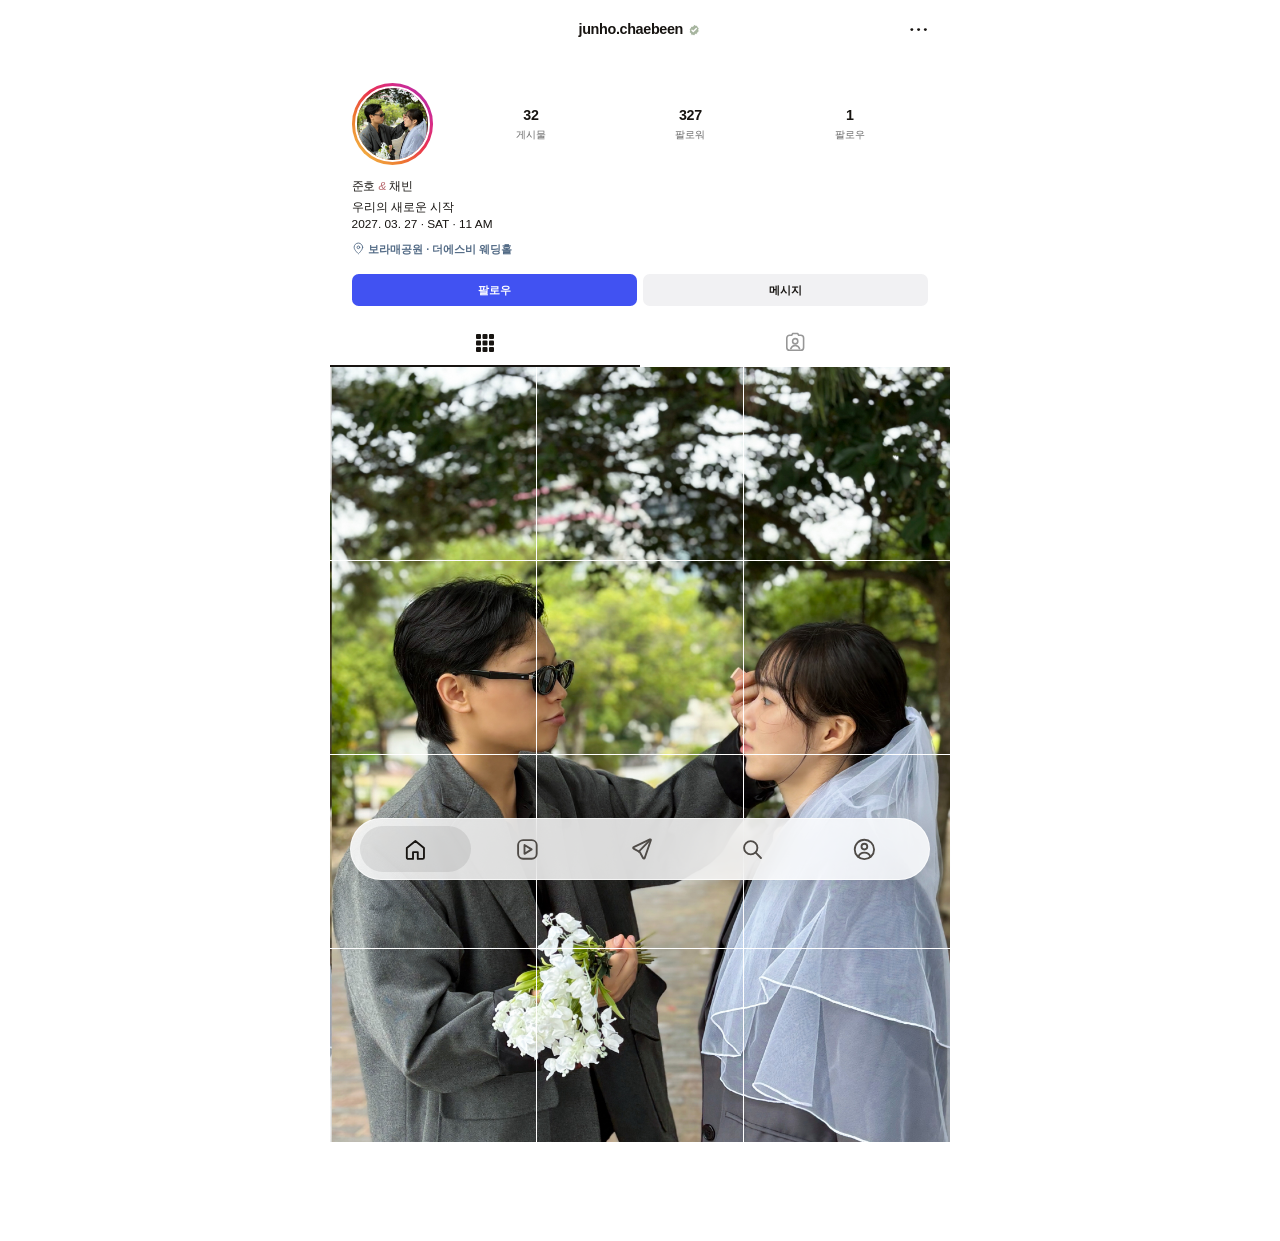
<file: index.html>
<!DOCTYPE html>
<html lang="ko">
<head>
  <meta charset="UTF-8">
  <meta name="viewport" content="width=device-width, initial-scale=1, maximum-scale=1, user-scalable=no, viewport-fit=cover">
  <meta name="theme-color" content="#ffffff">
  <meta name="description" content="junho.chaebeen의 웨딩 퍼즐 피드">
  <title>junho.chaebeen · Wedding Feed</title>
  <link rel="icon" href="data:,">
  <link rel="preload" href="./images/slide_2%202.JPG" as="image">
  <link rel="stylesheet" href="./styles.css">
  <link rel="stylesheet" href="./feed.css">
</head>
<body class="account-page-body">
  <div class="account-page-shell">
    <header class="account-topbar">
      <span class="account-topbar__spacer" aria-hidden="true"></span>
      <div class="account-topbar__name">
        junho.chaebeen
        <svg class="verified" viewBox="0 0 24 24" aria-label="공식 계정">
          <path d="m12 1.8 2.4 1.8 3 .1 1 2.8 2.3 1.9-1 2.8 1 2.8-2.3 1.9-1 2.8-3 .1L12 22.2l-2.4-1.8-3-.1-1-2.8-2.3-1.9 1-2.8-1-2.8 2.3-1.9 1-2.8 3-.1L12 1.8Z"/>
          <path d="m8.3 12.1 2.2 2.2 5-5.2" class="verified__check"/>
        </svg>
      </div>
      <button class="account-topbar__share" type="button" id="feedMoreButton" aria-label="계정 메뉴">
        <svg viewBox="0 0 24 24" aria-hidden="true"><circle cx="5" cy="12" r="1.5" fill="currentColor" stroke="none"/><circle cx="12" cy="12" r="1.5" fill="currentColor" stroke="none"/><circle cx="19" cy="12" r="1.5" fill="currentColor" stroke="none"/></svg>
      </button>
    </header>

    <main class="account-content">
      <section class="feed-profile__intro" aria-label="프로필">
        <button class="feed-profile__avatar" type="button" id="profileStoryButton" aria-label="junho.chaebeen 스토리 보기">
          <img src="./images/slide_2%202.JPG" alt="준호와 채빈의 프로필 사진">
        </button>
        <div class="feed-profile__stats">
          <div><strong data-feed-post-count>32</strong><span>게시물</span></div>
          <div><strong>327</strong><span>팔로워</span></div>
          <div><strong>1</strong><span>팔로우</span></div>
        </div>
      </section>

      <section class="feed-profile__bio account-bio">
        <strong>준호 <i>&amp;</i> 채빈</strong>
        <p>우리의 새로운 시작<br>2027. 03. 27 · SAT · 11 AM</p>
        <button type="button" class="feed-profile__location" data-map>
          <svg viewBox="0 0 24 24" aria-hidden="true"><path d="M20 10c0 5-8 12-8 12S4 15 4 10a8 8 0 1 1 16 0Z"/><circle cx="12" cy="10" r="2.5"/></svg>
          보라매공원 · 더에스비 웨딩홀
        </button>
      </section>

      <div class="feed-profile__buttons account-buttons">
        <button type="button" id="followButton">팔로우</button>
        <button type="button" id="messageButton">메시지</button>
      </div>

      <div class="feed-profile__tabs" role="tablist" aria-label="피드 보기">
        <button class="is-active" type="button" role="tab" aria-label="게시물" aria-selected="true" data-tab="posts">
          <svg viewBox="0 0 24 24" aria-hidden="true">
            <rect x="3" y="3" width="5" height="5" rx="1" fill="currentColor" stroke="none"/><rect x="9.5" y="3" width="5" height="5" rx="1" fill="currentColor" stroke="none"/><rect x="16" y="3" width="5" height="5" rx="1" fill="currentColor" stroke="none"/>
            <rect x="3" y="9.5" width="5" height="5" rx="1" fill="currentColor" stroke="none"/><rect x="9.5" y="9.5" width="5" height="5" rx="1" fill="currentColor" stroke="none"/><rect x="16" y="9.5" width="5" height="5" rx="1" fill="currentColor" stroke="none"/>
            <rect x="3" y="16" width="5" height="5" rx="1" fill="currentColor" stroke="none"/><rect x="9.5" y="16" width="5" height="5" rx="1" fill="currentColor" stroke="none"/><rect x="16" y="16" width="5" height="5" rx="1" fill="currentColor" stroke="none"/>
          </svg>
        </button>
        <button type="button" role="tab" aria-label="태그된 게시물" aria-selected="false" data-tab="tagged">
          <svg viewBox="0 0 24 24" aria-hidden="true"><path d="M8.2 4.5 9.4 2.7h5.2l1.2 1.8h2.1A3.1 3.1 0 0 1 21 7.6v10a3.1 3.1 0 0 1-3.1 3.1H6.1A3.1 3.1 0 0 1 3 17.6v-10a3.1 3.1 0 0 1 3.1-3.1h2.1Z"/><circle cx="12" cy="11" r="2.8"/><path d="M7.3 19c.7-2.3 2.3-3.5 4.7-3.5s4 1.2 4.7 3.5"/></svg>
        </button>
      </div>

      <section class="feed-puzzle account-grid" id="accountFeedGrid" aria-label="준호와 채빈의 퍼즐 피드와 추가 사진"></section>

    </main>

    <nav class="bottom-nav" aria-label="주요 메뉴">
      <button class="bottom-nav__item bottom-nav__item--active" type="button" id="feedHomeButton" aria-label="계정 피드 홈">
        <svg viewBox="0 0 24 24" aria-hidden="true"><path d="M3.7 10.6 12 3.9l8.3 6.7v9.2a1.4 1.4 0 0 1-1.4 1.4h-4.6v-6.6H9.7v6.6H5.1a1.4 1.4 0 0 1-1.4-1.4v-9.2Z"/></svg>
        <span class="sr-only">홈</span>
      </button>
      <button class="bottom-nav__item" type="button" data-navigate="story" aria-label="웨딩 스토리 보기">
        <svg viewBox="0 0 24 24" aria-hidden="true"><rect x="3" y="3" width="18" height="18" rx="4.8"/><path d="m9.2 7.7 6.9 4.3-6.9 4.3V7.7Z"/></svg>
        <span class="sr-only">스토리</span>
      </button>
      <button class="bottom-nav__item" type="button" data-share aria-label="공유하기">
        <svg viewBox="0 0 24 24" aria-hidden="true"><path stroke-linejoin="round" stroke-linecap="round" d="M21.2 2.3c.6-.2 1.1.3.9.9l-6 17.2c-.2.6-1 .7-1.4.1l-3.3-6-6-3.3c-.6-.4-.5-1.2.1-1.4L21.2 2.3Z"/><path stroke-linecap="round" d="m10.4 14.2 10.9-11.2"/></svg>
        <span class="sr-only">공유</span>
      </button>
      <button class="bottom-nav__item" type="button" data-navigate="details" aria-label="오시는 길 보기">
        <svg viewBox="0 0 24 24" aria-hidden="true"><circle cx="10.4" cy="10.4" r="6.45"/><path d="m15.2 15.2 5.1 5.1"/></svg>
        <span class="sr-only">오시는 길</span>
      </button>
      <button class="bottom-nav__item bottom-nav__profile" type="button" id="feedAccountButton" aria-label="junho.chaebeen 계정 피드">
        <svg viewBox="0 0 24 24" aria-hidden="true">
          <defs>
            <mask id="feed-account-active-cutout" maskUnits="userSpaceOnUse" x="0" y="0" width="24" height="24">
              <rect width="24" height="24" fill="white"/>
              <circle cx="12" cy="9.2" r="3" fill="black"/>
              <path d="M5.8 20c.75-3.15 2.82-4.75 6.2-4.75s5.45 1.6 6.2 4.75H5.8Z" fill="black"/>
            </mask>
          </defs>
          <g class="feed-account-icon feed-account-icon--outline">
            <circle cx="12" cy="12" r="9.35"/>
            <circle cx="12" cy="9.3" r="2.8"/>
            <path d="M6.2 19.4c.8-2.8 2.75-4.25 5.8-4.25s5 1.45 5.8 4.25"/>
          </g>
          <g class="feed-account-icon feed-account-icon--filled">
            <circle cx="12" cy="12" r="10" fill="currentColor" stroke="none" mask="url(#feed-account-active-cutout)"/>
          </g>
        </svg>
        <span class="sr-only">계정 피드</span>
      </button>
    </nav>
  </div>

  <dialog class="story-dialog" id="storyDialog">
    <div class="story-viewer">
      <div class="story-progress" id="storyProgress" aria-hidden="true"></div>
      <div class="story-viewer__header">
        <div class="story-viewer__profile">
          <img src="./images/slide_2%202.JPG" alt="">
          <div>
            <span class="story-account">junho.chaebeen</span>
            <span id="storyTime">방금 전</span>
          </div>
        </div>
        <div class="story-viewer__actions">
          <button class="story-viewer__menu" type="button" data-story-menu aria-label="스토리 메뉴 열기">
            <svg viewBox="0 0 24 24" aria-hidden="true"><path d="M4 7h16M4 12h16M4 17h16"/></svg>
          </button>
          <button class="story-viewer__close" type="button" data-close-story aria-label="스토리 닫기">
            <svg viewBox="0 0 24 24" aria-hidden="true"><path d="m6 6 12 12M18 6 6 18"/></svg>
          </button>
        </div>
      </div>
      <img class="story-viewer__image" id="storyImage" src="./images/slide_2%202.JPG" alt="웨딩 스토리 사진">
      <div class="story-viewer__shade"></div>
      <div class="story-viewer__content" id="storyContent"></div>
      <button class="story-viewer__reply" type="button" data-story-message>메시지 보내기...</button>
      <div class="story-viewer__reactions" aria-hidden="true">
        <svg viewBox="0 0 24 24"><path d="M20.8 4.6c-2.2-2.2-5.8-2.2-8 0L12 5.4l-.8-.8a5.7 5.7 0 0 0-8 8L12 21l8.8-8.4a5.7 5.7 0 0 0 0-8Z"/></svg>
        <svg viewBox="0 0 24 24"><path d="M21 11.5a8.4 8.4 0 0 1-9 8.4 9.4 9.4 0 0 1-3.8-.8L3 21l1.9-5.2A8.4 8.4 0 1 1 21 11.5Z"/></svg>
        <svg viewBox="0 0 24 24"><path d="m22 2-7 20-4-9-9-4 20-7Z"/><path d="M22 2 11 13"/></svg>
      </div>
      <button class="story-viewer__tap story-viewer__tap--prev" type="button" data-story-step="-1" aria-label="이전 스토리"></button>
      <button class="story-viewer__tap story-viewer__tap--next" type="button" data-story-step="1" aria-label="다음 스토리"></button>
    </div>
  </dialog>

  <div class="toast" id="feedToast" role="status" aria-live="polite"></div>
  <script src="./feed-data.js"></script>
  <script src="./admin-store.js"></script>
  <script src="./feed-story.js"></script>
  <script src="./feed.js"></script>
</body>
</html>
</file>
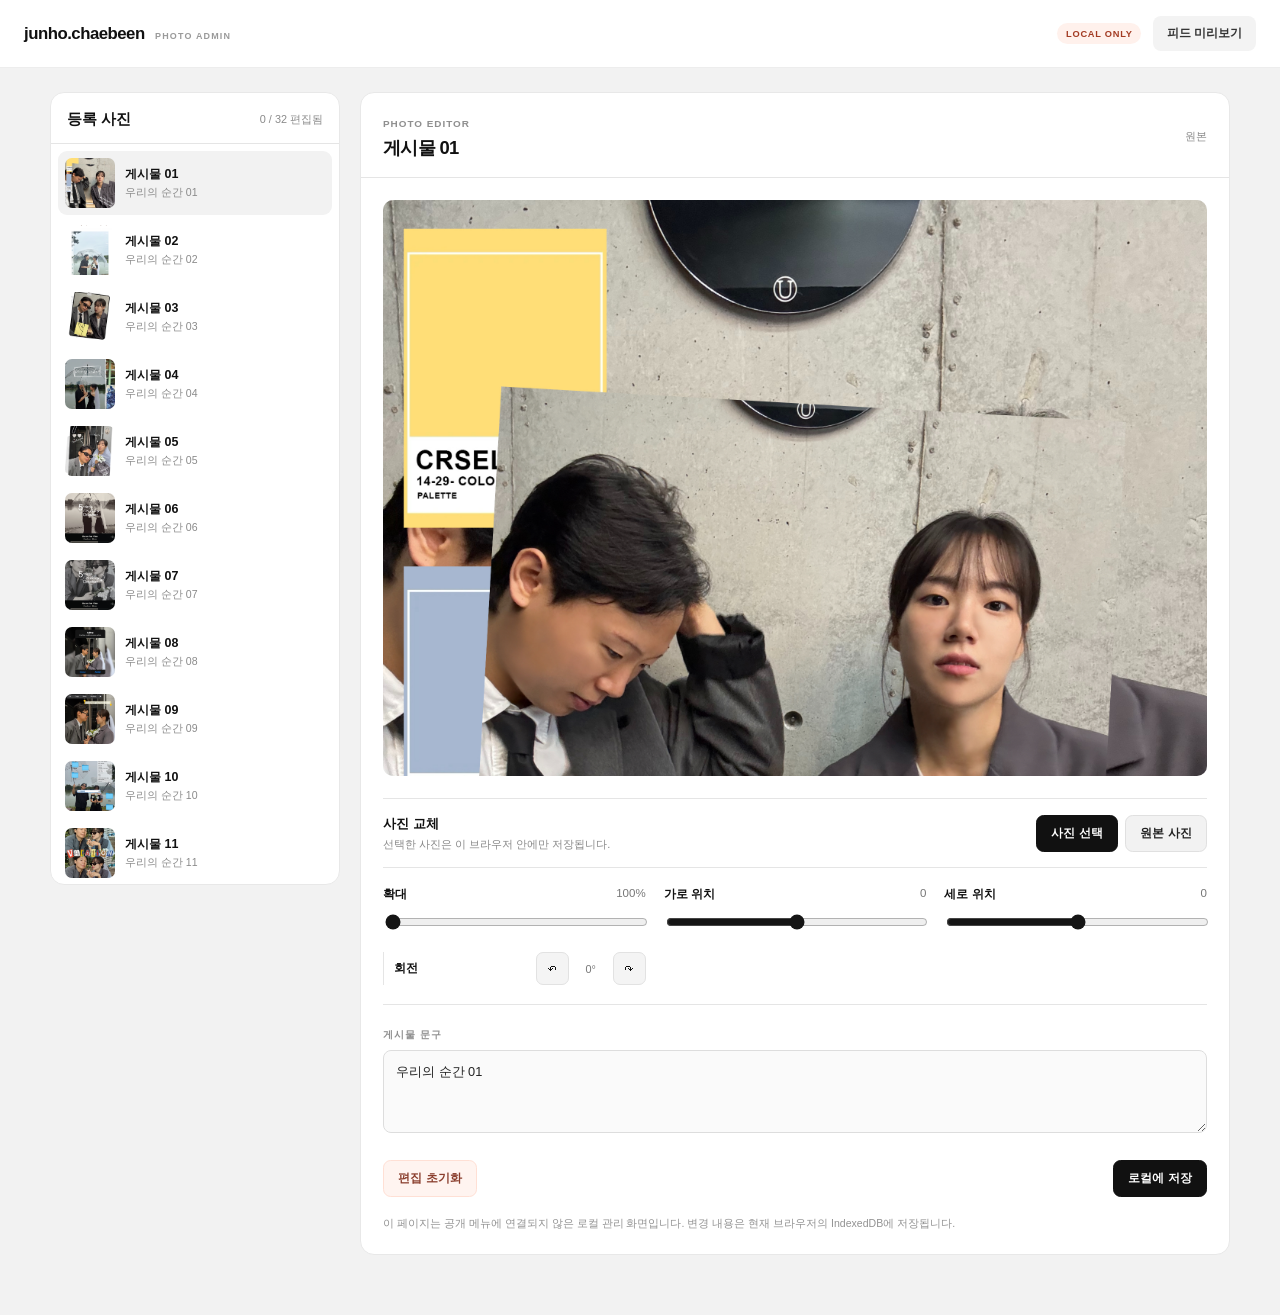
<file: admin.html>
<!DOCTYPE html>
<html lang="ko">
<head>
  <meta charset="UTF-8">
  <meta name="viewport" content="width=device-width, initial-scale=1, maximum-scale=1, user-scalable=no, viewport-fit=cover">
  <meta name="robots" content="noindex,nofollow">
  <meta name="theme-color" content="#ffffff">
  <title>junho.chaebeen · 사진 관리자</title>
  <link rel="icon" href="data:,">
  <link rel="stylesheet" href="./admin.css">
</head>
<body>
  <header class="admin-header">
    <a class="admin-brand" href="./index.html" aria-label="계정 피드로 돌아가기">
      <span>junho.chaebeen</span>
      <small>PHOTO ADMIN</small>
    </a>
    <div class="admin-header__actions">
      <span class="admin-local-badge">LOCAL ONLY</span>
      <a href="./index.html">피드 미리보기</a>
    </div>
  </header>

  <main class="admin-layout">
    <aside class="admin-sidebar" aria-label="게시물 목록">
      <div class="admin-sidebar__heading">
        <h1>등록 사진</h1>
        <span id="adminEditCount">0 / 11 편집됨</span>
      </div>
      <div class="admin-photo-list" id="adminPhotoList"></div>
    </aside>

    <section class="admin-editor" aria-labelledby="editorTitle">
      <header class="admin-editor__header">
        <div>
          <span class="admin-kicker">PHOTO EDITOR</span>
          <h2 id="editorTitle">게시물 01</h2>
        </div>
        <span class="admin-save-state" id="adminSaveState">불러오는 중</span>
      </header>

      <div class="admin-stage">
        <img id="adminPreviewImage" src="./images/slide_2%202.JPG" alt="선택한 게시물 사진 미리보기">
      </div>

      <div class="admin-editor__body">
        <section class="admin-photo-actions" aria-label="사진 파일">
          <div>
            <strong>사진 교체</strong>
            <p>선택한 사진은 이 브라우저 안에만 저장됩니다.</p>
          </div>
          <div class="admin-photo-actions__buttons">
            <input id="adminFileInput" type="file" accept="image/*" hidden>
            <button class="admin-button admin-button--dark" type="button" id="adminChooseFile">사진 선택</button>
            <button class="admin-button" type="button" id="adminResetPhoto">원본 사진</button>
          </div>
        </section>

        <section class="admin-controls" aria-label="사진 편집">
          <label class="admin-range">
            <span><strong>확대</strong><output id="adminZoomOutput">100%</output></span>
            <input id="adminZoom" type="range" min="1" max="2" step="0.02" value="1">
          </label>
          <label class="admin-range">
            <span><strong>가로 위치</strong><output id="adminXOutput">0</output></span>
            <input id="adminX" type="range" min="-35" max="35" step="1" value="0">
          </label>
          <label class="admin-range">
            <span><strong>세로 위치</strong><output id="adminYOutput">0</output></span>
            <input id="adminY" type="range" min="-35" max="35" step="1" value="0">
          </label>
          <div class="admin-rotate">
            <strong>회전</strong>
            <div>
              <button class="admin-icon-button" type="button" id="adminRotateLeft" aria-label="왼쪽으로 90도 회전">↶</button>
              <output id="adminRotationOutput">0°</output>
              <button class="admin-icon-button" type="button" id="adminRotateRight" aria-label="오른쪽으로 90도 회전">↷</button>
            </div>
          </div>
        </section>

        <label class="admin-caption">
          <span>게시물 문구</span>
          <textarea id="adminCaption" maxlength="120" rows="3"></textarea>
        </label>

        <div class="admin-editor__footer">
          <button class="admin-button admin-button--quiet" type="button" id="adminResetEdit">편집 초기화</button>
          <button class="admin-button admin-button--dark" type="button" id="adminSaveButton">로컬에 저장</button>
        </div>
        <p class="admin-note">이 페이지는 공개 메뉴에 연결되지 않은 로컬 관리 화면입니다. 변경 내용은 현재 브라우저의 IndexedDB에 저장됩니다.</p>
      </div>
    </section>
  </main>

  <div class="admin-toast" id="adminToast" role="status" aria-live="polite"></div>
  <script src="./feed-data.js"></script>
  <script src="./admin-store.js"></script>
  <script src="./admin.js"></script>
</body>
</html>
</file>
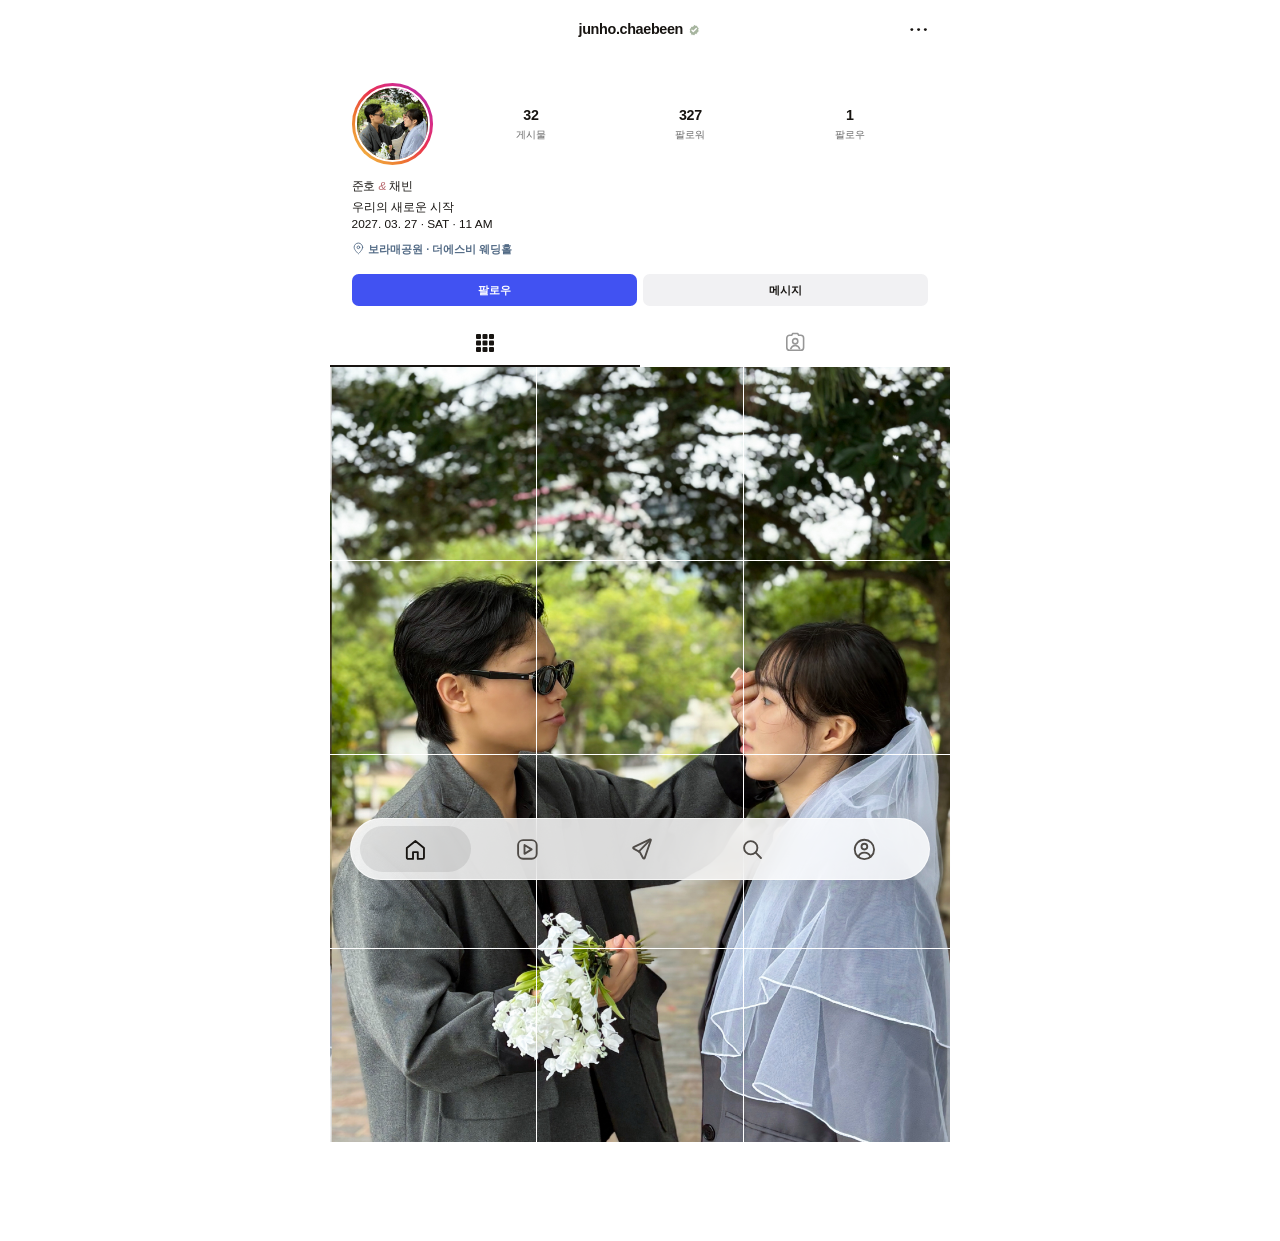
<file: feed.html>
<!DOCTYPE html>
<html lang="ko">
<head>
  <meta charset="UTF-8">
  <meta name="viewport" content="width=device-width, initial-scale=1.0">
  <meta http-equiv="refresh" content="0; url=./index.html">
  <meta name="robots" content="noindex">
  <title>계정 피드로 이동</title>
  <script>
    window.location.replace(`./index.html${window.location.search}${window.location.hash}`);
  </script>
</head>
<body>
  <p><a href="./index.html">계정 피드로 이동</a></p>
</body>
</html>
</file>
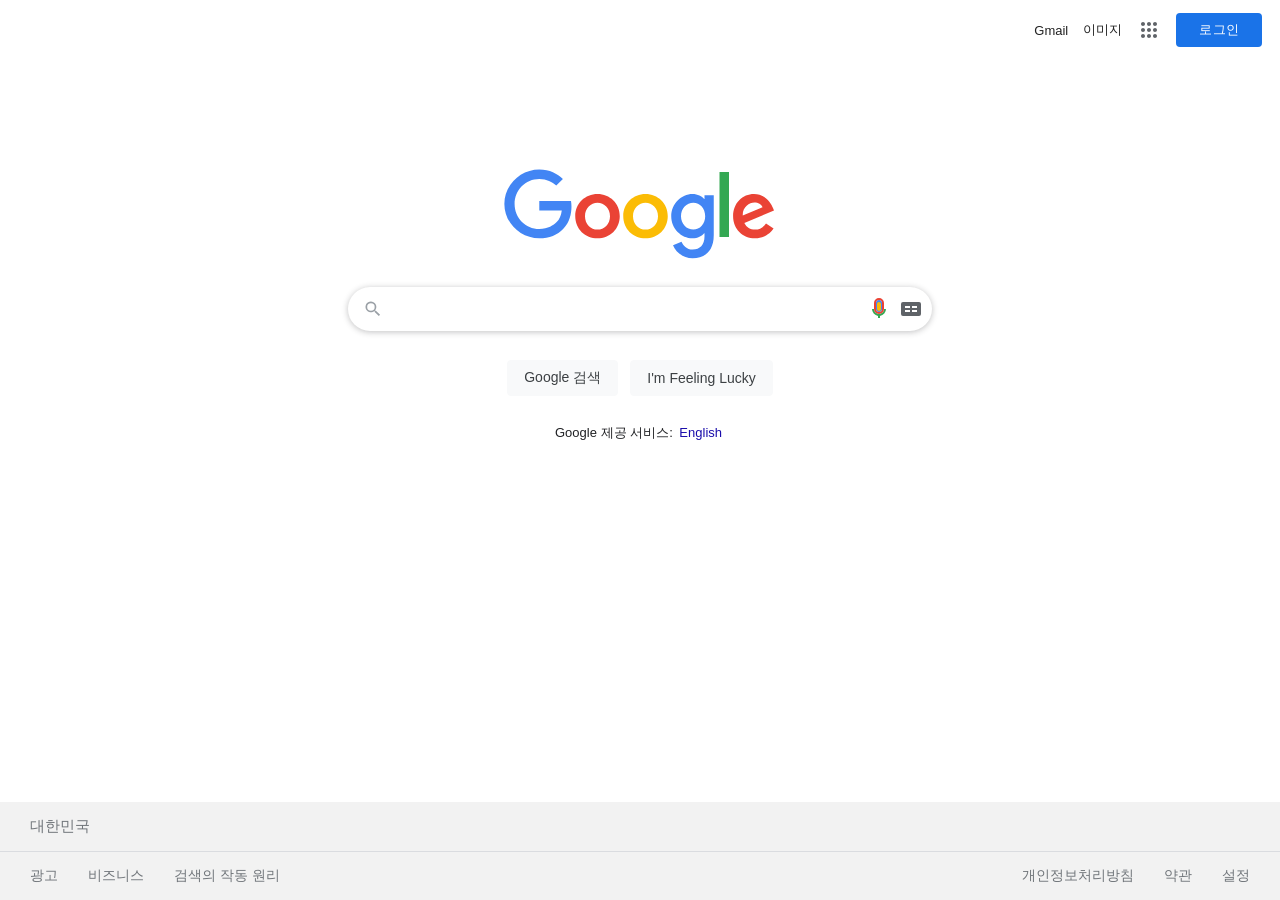
<file: google.html>
<!DOCTYPE html>
<html lang="ko">
<head>
  <meta charset="UTF-8">
  <meta name="viewport" content="width=device-width, initial-scale=1.0">
  <title>Google</title>
  <style>
    * {
      margin: 0;
      padding: 0;
      box-sizing: border-box;
    }

    html, body {
      height: 100%;
    }

    body {
      font-family: Arial, sans-serif;
      font-size: 14px;
      color: #202124;
      display: flex;
      flex-direction: column;
      min-height: 100vh;
    }

    a {
      text-decoration: none;
    }

    a:hover {
      text-decoration: underline;
    }

    .hidden {
      display: none !important;
    }

    /* ===== 홈 화면 ===== */
    #home {
      flex: 1;
      display: flex;
      flex-direction: column;
    }

    .top-nav {
      display: flex;
      justify-content: flex-end;
      align-items: center;
      gap: 15px;
      padding: 6px 18px;
      height: 60px;
    }

    .top-nav a {
      color: rgba(0, 0, 0, 0.87);
      font-size: 13px;
    }

    .top-nav .apps {
      width: 24px;
      height: 24px;
      display: flex;
      justify-content: center;
      align-items: center;
      color: #5f6368;
      border-radius: 50%;
      cursor: pointer;
    }

    .top-nav .apps:hover {
      background: rgba(60, 64, 67, 0.08);
    }

    .sign-in {
      background: #1a73e8;
      color: #fff !important;
      font-family: "Google Sans", Roboto, Arial, sans-serif;
      font-size: 14px;
      font-weight: 500;
      padding: 9px 23px;
      border-radius: 4px;
      letter-spacing: 0.25px;
      line-height: 16px;
      text-decoration: none;
      cursor: pointer;
      white-space: nowrap;
    }

    .sign-in:hover {
      background: #1b66c9;
      box-shadow: 0 1px 3px 1px rgba(66, 64, 67, 0.15), 0 1px 2px 0 rgba(60, 64, 67, 0.3);
      text-decoration: none;
    }

    .main {
      flex: 1;
      display: flex;
      flex-direction: column;
      align-items: center;
      padding-top: 109px;
    }

    .logo {
      width: 272px;
      height: 92px;
      margin-bottom: 26px;
    }

    /* 검색창 공통 */
    .search-box {
      display: flex;
      align-items: center;
      width: 584px;
      max-width: 92%;
      min-height: 44px;
      border: 1px solid #dfe1e5;
      border-radius: 24px;
      padding: 5px 8px 0 14px;
      transition: box-shadow 0.2s;
      background: #fff;
    }

    .search-box:hover {
      box-shadow: 0 1px 6px rgba(32, 33, 36, 0.28);
      border-color: rgba(223, 225, 229, 0);
    }

    .search-box:focus-within {
      box-shadow: 0 1px 6px rgba(32, 33, 36, 0.28);
      border-color: rgba(223, 225, 229, 0);
    }

    .search-icon {
      display: flex;
      align-items: center;
      padding-right: 13px;
      margin-top: -5px;
      color: #9aa0a6;
    }

    .search-box input {
      flex: 1;
      border: none;
      outline: none;
      font-size: 16px;
      height: 34px;
      line-height: 34px;
      color: rgba(0, 0, 0, 0.87);
      margin-top: -5px;
      min-width: 0;
    }

    .search-actions {
      display: flex;
      align-items: center;
      gap: 8px;
      padding-left: 4px;
      margin-top: -5px;
    }

    .icon-btn {
      width: 24px;
      height: 24px;
      display: flex;
      justify-content: center;
      align-items: center;
      cursor: pointer;
      color: #5f6368;
      background: none;
      border: none;
      padding: 0;
    }

    .buttons {
      display: flex;
      gap: 12px;
      margin-top: 29px;
    }

    .buttons button {
      background-color: #f8f9fa;
      border: 1px solid #f8f9fa;
      border-radius: 4px;
      color: #3c4043;
      font-family: Arial, sans-serif;
      font-size: 14px;
      padding: 0 16px;
      height: 36px;
      cursor: pointer;
      user-select: none;
    }

    .buttons button:hover {
      box-shadow: 0 1px 1px rgba(0, 0, 0, 0.1);
      background-color: #f8f9fa;
      border: 1px solid #dadce0;
      color: #202124;
    }

    .language {
      margin-top: 28px;
      font-size: small;
    }

    .language a {
      padding: 0 3px;
      color: #1a0dab;
    }

    /* ===== 검색 결과 화면 ===== */
    #results {
      flex: 1;
      display: flex;
      flex-direction: column;
    }

    .results-header {
      display: flex;
      align-items: center;
      gap: 24px;
      padding: 18px 28px 0;
      border-bottom: 1px solid #ebebeb;
      flex-wrap: wrap;
    }

    .results-header .small-logo {
      width: 92px;
      height: 30px;
      flex-shrink: 0;
    }

    .results-header .search-box {
      width: 690px;
      max-width: 55vw;
      min-width: 280px;
      flex: 1;
      min-height: 44px;
      border-radius: 24px;
      margin-bottom: 14px;
    }

    .results-header .header-right {
      display: flex;
      align-items: center;
      gap: 15px;
      margin-left: auto;
      margin-bottom: 14px;
    }

    .header-right .apps {
      width: 24px;
      height: 24px;
      display: flex;
      justify-content: center;
      align-items: center;
      color: #5f6368;
      border-radius: 50%;
      cursor: pointer;
    }

    .header-right .apps:hover {
      background: rgba(60, 64, 67, 0.08);
    }

    .tabs {
      display: flex;
      gap: 0;
      padding: 0 28px;
      border-bottom: 1px solid #ebebeb;
      margin-top: 0;
    }

    .tab {
      display: flex;
      align-items: center;
      gap: 8px;
      padding: 12px 14px 11px;
      color: #5f6368;
      font-size: 13px;
      cursor: pointer;
      border-bottom: 3px solid transparent;
    }

    .tab.active {
      color: #1a73e8;
      border-bottom-color: #1a73e8;
    }

    .tab:hover {
      color: #1a73e8;
    }

    .results-main {
      display: flex;
      align-items: flex-start;
      width: 100%;
      max-width: 1200px;
      margin: 0 auto;
      padding: 0 28px;
    }

    .results-body {
      flex: 1;
      min-width: 0;
      max-width: 652px;
      padding: 12px 0 0;
    }

    /* 오른쪽 지식 패널 */
    .rhs {
      flex-shrink: 0;
      width: 370px;
      padding: 12px 0 0 28px;
    }

    .kp-card {
      border: 1px solid #dfe1e5;
      border-radius: 16px;
      background: #fff;
      overflow: hidden;
      margin-bottom: 20px;
    }

    .kp-media {
      position: relative;
    }

    .kp-media img {
      width: 100%;
      height: auto;
      display: block;
    }

    .kp-media .kp-media-label {
      position: absolute;
      bottom: 10px;
      right: 12px;
      background: rgba(0, 0, 0, 0.55);
      color: #fff;
      font-size: 11px;
      padding: 4px 8px;
      border-radius: 4px;
      letter-spacing: 0.3px;
    }

    .kp-content {
      padding: 16px 16px 12px;
    }

    .kp-title {
      font-size: 26px;
      font-weight: 400;
      color: #202124;
      line-height: 1.25;
    }

    .kp-sub {
      font-size: 13px;
      color: #70757a;
      margin-top: 2px;
    }

    .kp-desc {
      margin-top: 14px;
      font-size: 14px;
      line-height: 1.58;
      color: #4d5156;
    }

    .kp-desc a {
      color: #1a0dab;
    }

    .kp-buttons {
      display: flex;
      gap: 8px;
      margin-top: 16px;
      flex-wrap: wrap;
    }

    .kp-buttons button {
      display: inline-flex;
      align-items: center;
      gap: 8px;
      border: 1px solid #dadce0;
      border-radius: 100px;
      background: #fff;
      color: #1a73e8;
      font-family: "Google Sans", Roboto, Arial, sans-serif;
      font-size: 14px;
      font-weight: 500;
      height: 40px;
      padding: 0 16px;
      cursor: pointer;
    }

    .kp-buttons button:hover {
      background: #f6fafe;
      border-color: #d2e3fc;
    }

    .kp-subhead {
      font-size: 16px;
      font-weight: 400;
      color: #202124;
      margin: 4px 0 14px;
    }

    .kp-thumbs {
      display: flex;
      flex-wrap: wrap;
      gap: 14px 12px;
    }

    .kp-thumb {
      width: 76px;
      text-align: center;
      cursor: pointer;
    }

    .kp-thumb .circle {
      width: 64px;
      height: 64px;
      margin: 0 auto 6px;
      border-radius: 50%;
      display: flex;
      align-items: center;
      justify-content: center;
      font-size: 28px;
      overflow: hidden;
      transition: transform 0.15s;
    }

    .kp-thumb:hover .circle {
      transform: scale(1.08);
    }

    .kp-thumb .label {
      font-size: 12px;
      line-height: 1.25;
      color: #3c4043;
      word-break: keep-all;
    }

    @media (max-width: 960px) {
      .results-main {
        flex-direction: column;
      }

      .rhs {
        width: 100%;
        padding: 12px 0 0;
      }
    }

    .results-count {
      color: #70757a;
      font-size: 14px;
      line-height: 43px;
    }

    .result {
      margin-bottom: 28px;
    }

    .result .site {
      display: flex;
      align-items: center;
      gap: 8px;
      font-size: 12px;
      color: #202124;
      margin-bottom: 3px;
    }

    .result .favicon {
      width: 26px;
      height: 26px;
      border-radius: 50%;
      display: flex;
      align-items: center;
      justify-content: center;
      color: #fff;
      font-size: 12px;
      font-weight: bold;
      flex-shrink: 0;
    }

    .result .site .domain {
      color: #202124;
    }

    .result h3 {
      font-size: 20px;
      font-weight: 400;
      line-height: 1.3;
      margin-bottom: 3px;
    }

    .result h3 a {
      color: #1a0dab;
    }

    .result h3 a:visited {
      color: #681da8;
    }

    .result .snippet {
      font-size: 14px;
      line-height: 1.58;
      color: #4d5156;
    }

    .result .snippet .date {
      color: #70757a;
    }

    /* 관련 검색어 */
    .related {
      margin: 32px 0 20px;
    }

    .related h3 {
      font-size: 18px;
      font-weight: 400;
      color: #202124;
      margin-bottom: 16px;
    }

    .related-grid {
      display: grid;
      grid-template-columns: 1fr 1fr;
      gap: 8px 16px;
    }

    .related-grid a {
      display: flex;
      align-items: center;
      gap: 10px;
      background: #f1f3f4;
      border-radius: 100px;
      padding: 8px 16px;
      color: #202124;
      font-size: 14px;
    }

    .related-grid a:hover {
      text-decoration: none;
      background: #e8eaed;
    }

    /* 페이지네이션 */
    .pagination {
      display: flex;
      flex-direction: column;
      align-items: center;
      padding: 20px 0 40px;
      gap: 4px;
    }

    .pagination .goooo {
      color: #4285f4;
      font-size: 20px;
      letter-spacing: 1px;
    }

    .pagination .pages {
      display: flex;
      gap: 12px;
      color: #4285f4;
      font-size: 13px;
    }

    /* 푸터 */
    .footer {
      background: #f2f2f2;
      font-size: 14px;
      color: #70757a;
    }

    .footer .country {
      padding: 15px 30px;
      border-bottom: 1px solid #dadce0;
      font-size: 15px;
    }

    .footer .links {
      display: flex;
      flex-wrap: wrap;
      justify-content: space-between;
      padding: 15px 30px;
    }

    .footer .links a {
      color: #70757a;
      padding: 0 15px;
    }

    .footer .links a:first-child {
      padding-left: 0;
    }

    .footer .links a:last-child {
      padding-right: 0;
    }

    .footer .links .group {
      display: flex;
      flex-wrap: wrap;
      justify-content: center;
    }

    /* ===== 검색 결과의 Instagram 링크 ===== */
    .ig-result {
      display: flex;
      align-items: center;
      gap: 16px;
      margin: 4px 0 26px;
      padding: 14px 16px;
      border: 1px solid #dfe1e5;
      border-radius: 16px;
      background:
        radial-gradient(circle at 100% 0%, rgba(214, 41, 118, 0.08), transparent 42%),
        radial-gradient(circle at 0% 100%, rgba(79, 91, 213, 0.07), transparent 45%),
        #fff;
      color: #202124;
      transition: box-shadow 0.2s, border-color 0.2s, transform 0.2s;
    }

    .ig-result:hover {
      text-decoration: none;
      border-color: #e3c7d3;
      box-shadow: 0 8px 24px rgba(32, 33, 36, 0.1);
      transform: translateY(-1px);
    }

    .ig-result-thumb {
      width: 96px;
      height: 96px;
      flex: 0 0 auto;
      border-radius: 12px;
      overflow: hidden;
      background: #f6ece3;
      box-shadow: inset 0 0 0 1px rgba(0, 0, 0, 0.04);
    }

    .ig-result-thumb svg {
      width: 100%;
      height: 100%;
      display: block;
    }

    .ig-result-copy {
      display: block;
      min-width: 0;
    }

    .ig-result-eyebrow {
      display: flex;
      align-items: center;
      gap: 7px;
      font-size: 12px;
      color: #70757a;
      margin-bottom: 4px;
    }

    .ig-glyph {
      width: 18px;
      height: 18px;
      flex: 0 0 auto;
      border-radius: 5px;
      background: radial-gradient(circle at 30% 107%, #fdf497 0%, #fdf497 5%, #fd5949 45%, #d6249f 60%, #285aeb 90%);
      display: inline-flex;
      align-items: center;
      justify-content: center;
    }

    .ig-glyph svg {
      width: 11px;
      height: 11px;
      display: block;
    }

    .ig-result-title {
      display: block;
      font-size: 19px;
      line-height: 1.3;
      color: #1a0dab;
      margin-bottom: 3px;
      word-break: keep-all;
      overflow-wrap: anywhere;
    }

    .ig-result:hover .ig-result-title {
      text-decoration: underline;
    }

    .ig-result-desc {
      display: block;
      font-size: 13px;
      line-height: 1.55;
      color: #4d5156;
      word-break: keep-all;
      overflow-wrap: anywhere;
    }

    .ig-result-cta {
      display: inline-flex;
      align-items: center;
      gap: 4px;
      margin-top: 7px;
      font-size: 12px;
      font-weight: 700;
      color: #c13584;
      letter-spacing: 0.1px;
    }

    .kp-buttons .ig-kp-icon {
      display: inline-flex;
      align-items: center;
      justify-content: center;
    }

    /* ===== Instagram 프로필 화면 ===== */
    body.ig-locked {
      overflow: hidden;
    }

    #instagram {
      position: fixed;
      inset: 0;
      z-index: 80;
      overflow-y: auto;
      overflow-x: hidden;
      background: #fafafa;
      color: #262626;
      font-family: -apple-system, BlinkMacSystemFont, "Segoe UI", Roboto, "Malgun Gothic", "Apple SD Gothic Neo", sans-serif;
      -webkit-font-smoothing: antialiased;
    }

    .ig-topbar {
      position: sticky;
      top: 0;
      z-index: 6;
      height: 60px;
      display: flex;
      align-items: center;
      gap: 16px;
      padding: 0 20px;
      background: rgba(255, 255, 255, 0.96);
      border-bottom: 1px solid #dbdbdb;
      backdrop-filter: blur(10px);
    }

    .ig-back {
      width: 36px;
      height: 36px;
      flex: 0 0 auto;
      display: flex;
      align-items: center;
      justify-content: center;
      border: 0;
      border-radius: 50%;
      background: transparent;
      color: #262626;
      cursor: pointer;
    }

    .ig-back:hover {
      background: #f2f2f2;
    }

    .ig-wordmark {
      font-family: "Segoe Script", "Brush Script MT", "Snell Roundhand", cursive;
      font-size: 27px;
      font-weight: 600;
      letter-spacing: -0.6px;
      color: #262626;
      line-height: 1;
      transform: translateY(-2px);
      user-select: none;
    }

    .ig-top-search {
      position: relative;
      width: 268px;
      height: 36px;
      margin: 0 auto;
      display: flex;
      align-items: center;
      background: #efefef;
      border-radius: 8px;
      padding: 0 10px;
      gap: 6px;
      color: #8e8e8e;
    }

    .ig-top-search svg {
      flex: 0 0 auto;
    }

    .ig-top-search input {
      width: 100%;
      border: 0;
      outline: 0;
      background: transparent;
      font-family: inherit;
      font-size: 14px;
      color: #262626;
    }

    .ig-top-search input::placeholder {
      color: #8e8e8e;
    }

    .ig-top-actions {
      display: flex;
      align-items: center;
      gap: 18px;
      margin-left: auto;
    }

    .ig-top-actions button {
      display: flex;
      align-items: center;
      justify-content: center;
      padding: 0;
      border: 0;
      background: transparent;
      color: #262626;
      cursor: pointer;
    }

    .ig-main {
      width: 100%;
      max-width: 935px;
      margin: 0 auto;
      padding: 30px 20px 60px;
    }

    .ig-profile {
      display: flex;
      align-items: center;
      gap: clamp(28px, 6vw, 78px);
      padding: 4px 0 24px;
    }

    .ig-avatar-ring {
      width: 158px;
      height: 158px;
      flex: 0 0 auto;
      padding: 4px;
      border-radius: 50%;
      background: conic-gradient(from 200deg, #feda75, #fa7e1e, #d62976, #962fbf, #4f5bd5, #feda75);
      display: flex;
    }

    .ig-avatar {
      flex: 1;
      padding: 3px;
      border-radius: 50%;
      background: #fafafa;
    }

    .ig-avatar svg {
      width: 100%;
      height: 100%;
      border-radius: 50%;
      display: block;
    }

    .ig-profile-info {
      flex: 1;
      min-width: 0;
    }

    .ig-username-row {
      display: flex;
      align-items: center;
      flex-wrap: wrap;
      gap: 8px;
      margin-bottom: 18px;
    }

    .ig-username {
      margin-right: 4px;
      font-size: 20px;
      font-weight: 400;
      letter-spacing: -0.2px;
    }

    .ig-btn {
      height: 32px;
      padding: 0 16px;
      border: 0;
      border-radius: 8px;
      display: inline-flex;
      align-items: center;
      justify-content: center;
      gap: 6px;
      font-family: inherit;
      font-size: 14px;
      font-weight: 600;
      cursor: pointer;
      white-space: nowrap;
    }

    .ig-btn.primary {
      background: #0095f6;
      color: #fff;
    }

    .ig-btn.primary:hover {
      background: #1877f2;
    }

    .ig-btn.secondary {
      background: #efefef;
      color: #262626;
    }

    .ig-btn.secondary:hover {
      background: #e4e4e4;
    }

    .ig-more {
      width: 32px;
      height: 32px;
      border: 0;
      border-radius: 50%;
      background: transparent;
      color: #262626;
      font-size: 15px;
      letter-spacing: 1px;
      cursor: pointer;
    }

    .ig-more:hover {
      background: #f2f2f2;
    }

    .ig-stats {
      display: flex;
      gap: 36px;
      margin: 0 0 16px;
      padding: 0;
      list-style: none;
      font-size: 15px;
    }

    .ig-stats strong {
      font-weight: 600;
    }

    .ig-bio {
      font-size: 14px;
      line-height: 1.5;
    }

    .ig-bio .ig-name {
      font-weight: 600;
      margin-bottom: 1px;
    }

    .ig-verified {
      display: inline-flex;
      align-items: center;
      justify-content: center;
      width: 14px;
      height: 14px;
      margin-left: 2px;
      border-radius: 50%;
      background: #0095f6;
      color: #fff;
      font-size: 9px;
      vertical-align: 1px;
    }

    .ig-bio a {
      color: #00376b;
      font-weight: 600;
    }

    .ig-bio a:hover {
      text-decoration: underline;
    }

    .ig-highlights {
      display: flex;
      gap: 26px;
      padding: 6px 4px 20px;
      border-bottom: 1px solid #dbdbdb;
      overflow-x: auto;
      scrollbar-width: none;
    }

    .ig-highlights::-webkit-scrollbar {
      display: none;
    }

    .ig-highlight {
      width: 84px;
      flex: 0 0 auto;
      display: flex;
      flex-direction: column;
      align-items: center;
      gap: 7px;
      padding: 0;
      border: 0;
      background: transparent;
      color: #262626;
      font-family: inherit;
      cursor: pointer;
    }

    .ig-highlight-ring {
      width: 74px;
      height: 74px;
      padding: 2px;
      border: 1px solid #dbdbdb;
      border-radius: 50%;
      display: block;
      transition: transform 0.18s, border-color 0.18s;
    }

    .ig-highlight:hover .ig-highlight-ring {
      transform: scale(1.04);
      border-color: #b8b8b8;
    }

    .ig-highlight-ring svg {
      width: 100%;
      height: 100%;
      border: 3px solid #fafafa;
      border-radius: 50%;
      display: block;
    }

    .ig-highlight .label {
      max-width: 84px;
      overflow: hidden;
      text-overflow: ellipsis;
      white-space: nowrap;
      font-size: 12px;
      font-weight: 600;
    }

    .ig-grid-tabs {
      display: flex;
      justify-content: center;
      gap: 44px;
      margin-bottom: 4px;
      border-bottom: 1px solid #dbdbdb;
    }

    .ig-grid-tab {
      display: flex;
      align-items: center;
      gap: 6px;
      margin-bottom: -1px;
      padding: 15px 2px 13px;
      border: 0;
      border-bottom: 1px solid transparent;
      background: transparent;
      color: #8e8e8e;
      font-family: inherit;
      font-size: 12px;
      font-weight: 600;
      letter-spacing: 0.6px;
      cursor: pointer;
    }

    .ig-grid-tab.active {
      color: #262626;
      border-bottom-color: #262626;
    }

    .ig-grid {
      display: grid;
      grid-template-columns: repeat(3, 1fr);
      gap: 4px;
    }

    .ig-tile {
      position: relative;
      aspect-ratio: 1;
      padding: 0;
      border: 0;
      background: #efefef;
      overflow: hidden;
      cursor: pointer;
    }

    .ig-tile > svg {
      width: 100%;
      height: 100%;
      display: block;
      transition: transform 0.35s ease;
    }

    .ig-tile:hover > svg {
      transform: scale(1.035);
    }

    .ig-tile-overlay {
      position: absolute;
      inset: 0;
      display: flex;
      align-items: center;
      justify-content: center;
      gap: 22px;
      background: rgba(0, 0, 0, 0.34);
      color: #fff;
      font-size: 15px;
      font-weight: 600;
      opacity: 0;
      transition: opacity 0.2s;
    }

    .ig-tile:hover .ig-tile-overlay,
    .ig-tile:focus-visible .ig-tile-overlay {
      opacity: 1;
    }

    .ig-tile-overlay span {
      display: flex;
      align-items: center;
      gap: 6px;
    }

    .ig-tile.ig-filtered {
      display: none;
    }

    .ig-endnote {
      padding: 36px 20px 10px;
      text-align: center;
      color: #8e8e8e;
      font-size: 12px;
      line-height: 1.9;
      letter-spacing: 0.2px;
    }

    .ig-endnote strong {
      display: block;
      margin-bottom: 5px;
      color: #8a6d5c;
      font-family: Georgia, "Times New Roman", serif;
      font-size: 18px;
      font-weight: 400;
      letter-spacing: 2px;
    }

    .ig-bottomnav {
      display: none;
      position: fixed;
      left: 0;
      right: 0;
      bottom: 0;
      z-index: 9;
      height: 52px;
      align-items: center;
      justify-content: space-around;
      background: #fff;
      border-top: 1px solid #dbdbdb;
    }

    .ig-bottomnav button {
      display: flex;
      align-items: center;
      justify-content: center;
      padding: 6px;
      border: 0;
      background: transparent;
      color: #262626;
      cursor: pointer;
    }

    .ig-bottomnav .me {
      width: 24px;
      height: 24px;
      padding: 1px;
      border-radius: 50%;
      background: conic-gradient(from 200deg, #feda75, #fa7e1e, #d62976, #962fbf, #4f5bd5, #feda75);
    }

    .ig-bottomnav .me svg {
      width: 100%;
      height: 100%;
      border: 1px solid #fff;
      border-radius: 50%;
      display: block;
    }

    /* 게시물 모달 */
    .ig-modal {
      position: fixed;
      inset: 0;
      z-index: 120;
      display: flex;
      align-items: center;
      justify-content: center;
      padding: 24px;
      background: rgba(0, 0, 0, 0.68);
    }

    .ig-modal.hidden,
    .ig-sheet.hidden,
    .ig-sheet-backdrop.hidden {
      display: none;
    }

    .ig-post {
      display: flex;
      width: min(1040px, 100%);
      max-height: 88vh;
      background: #fff;
      border-radius: 6px;
      overflow: hidden;
      box-shadow: 0 24px 70px rgba(0, 0, 0, 0.4);
    }

    .ig-post-media {
      flex: 1 1 58%;
      min-width: 0;
      display: flex;
      align-items: center;
      justify-content: center;
      background: #000;
      overflow: hidden;
    }

    .ig-post-media svg {
      width: 100%;
      height: 100%;
      max-height: 88vh;
      display: block;
    }

    .ig-post-panel {
      width: 390px;
      flex: 0 0 390px;
      max-height: 88vh;
      display: flex;
      flex-direction: column;
      background: #fff;
    }

    .ig-post-head {
      display: flex;
      align-items: center;
      gap: 10px;
      padding: 14px 16px;
      border-bottom: 1px solid #efefef;
    }

    .ig-mini-avatar {
      width: 32px;
      height: 32px;
      flex: 0 0 auto;
      padding: 1.5px;
      border-radius: 50%;
      background: conic-gradient(from 200deg, #feda75, #fa7e1e, #d62976, #962fbf, #4f5bd5, #feda75);
    }

    .ig-mini-avatar svg {
      width: 100%;
      height: 100%;
      border: 1px solid #fff;
      border-radius: 50%;
      display: block;
    }

    .ig-post-head .name {
      font-size: 14px;
      font-weight: 600;
      line-height: 1.3;
    }

    .ig-post-head .place {
      color: #8e8e8e;
      font-size: 12px;
      line-height: 1.4;
    }

    .ig-post-close {
      width: 30px;
      height: 30px;
      margin-left: auto;
      border: 0;
      border-radius: 50%;
      background: transparent;
      color: #262626;
      font-size: 24px;
      line-height: 1;
      cursor: pointer;
    }

    .ig-post-close:hover {
      background: #f2f2f2;
    }

    .ig-post-close:focus,
    .ig-sheet-close:focus {
      outline: none;
    }

    .ig-post-close:focus-visible,
    .ig-sheet-close:focus-visible {
      outline: 2px solid #0095f6;
      outline-offset: 2px;
    }

    .ig-post-scroll {
      flex: 1;
      overflow-y: auto;
      padding: 2px 16px 16px;
    }

    .ig-caption {
      display: flex;
      gap: 10px;
      padding: 14px 0 12px;
      font-size: 14px;
      line-height: 1.55;
    }

    .ig-caption p {
      margin: 0;
      white-space: pre-line;
    }

    .ig-caption .who,
    .ig-comment .who {
      font-weight: 600;
    }

    .ig-caption .tags {
      margin-top: 6px;
      color: #00376b;
    }

    .ig-comment {
      display: flex;
      gap: 10px;
      padding: 7px 0;
      font-size: 14px;
      line-height: 1.5;
    }

    .ig-comment .time {
      display: block;
      margin-top: 3px;
      color: #8e8e8e;
      font-size: 12px;
    }

    .ig-user-dot {
      width: 32px;
      height: 32px;
      flex: 0 0 auto;
      display: flex;
      align-items: center;
      justify-content: center;
      border-radius: 50%;
      color: #fff;
      font-size: 12px;
      font-weight: 700;
    }

    .ig-actions {
      display: flex;
      align-items: center;
      gap: 16px;
      padding: 10px 16px 0;
      border-top: 1px solid #efefef;
    }

    .ig-actions button {
      display: flex;
      padding: 0;
      border: 0;
      background: transparent;
      color: #262626;
      cursor: pointer;
    }

    .ig-actions .save {
      margin-left: auto;
    }

    .ig-actions .liked svg {
      fill: #ed4956;
      stroke: #ed4956;
    }

    .ig-actions .saved svg {
      fill: #262626;
    }

    .ig-likes {
      padding: 8px 16px 2px;
      font-size: 14px;
      font-weight: 600;
    }

    .ig-post-date {
      padding: 0 16px 14px;
      color: #8e8e8e;
      font-size: 11px;
      letter-spacing: 0.3px;
    }

    /* 하이라이트 상세 시트 */
    .ig-sheet-backdrop {
      position: fixed;
      inset: 0;
      z-index: 125;
      background: rgba(0, 0, 0, 0.5);
    }

    .ig-sheet {
      position: fixed;
      left: 50%;
      bottom: 0;
      z-index: 130;
      width: min(480px, 100%);
      max-height: 86vh;
      overflow-y: auto;
      padding: 8px 0 26px;
      border-radius: 18px 18px 0 0;
      background: #fff;
      box-shadow: 0 -12px 44px rgba(0, 0, 0, 0.22);
      transform: translateX(-50%);
      animation: igSheetUp 0.28s ease;
    }

    @keyframes igSheetUp {
      from {
        transform: translate(-50%, 44px);
        opacity: 0;
      }
      to {
        transform: translate(-50%, 0);
        opacity: 1;
      }
    }

    .ig-sheet-grab {
      width: 36px;
      height: 4px;
      margin: 0 auto 15px;
      border-radius: 2px;
      background: #dbdbdb;
    }

    .ig-sheet-head {
      display: flex;
      align-items: flex-start;
      justify-content: space-between;
      gap: 12px;
      padding: 0 20px 13px;
    }

    .ig-sheet-kicker {
      display: block;
      margin-bottom: 4px;
      color: #8e8e8e;
      font-size: 10px;
      font-weight: 700;
      letter-spacing: 2px;
    }

    .ig-sheet-head h2 {
      font-size: 21px;
      font-weight: 700;
      letter-spacing: -0.3px;
    }

    .ig-sheet-close {
      width: 30px;
      height: 30px;
      flex: 0 0 auto;
      border: 0;
      border-radius: 50%;
      background: #f2f2f2;
      color: #262626;
      font-size: 20px;
      line-height: 1;
      cursor: pointer;
    }

    .ig-sheet-hero {
      aspect-ratio: 16 / 9;
      margin: 0 20px 18px;
      border-radius: 12px;
      overflow: hidden;
      background: #f3e9e2;
    }

    .ig-sheet-hero svg {
      width: 100%;
      height: 100%;
      display: block;
    }

    .ig-sheet-body {
      padding: 0 20px;
    }

    .ig-info-row {
      display: flex;
      gap: 16px;
      padding: 13px 0;
      border-bottom: 1px solid #efefef;
      font-size: 14px;
      line-height: 1.55;
    }

    .ig-info-row > span {
      width: 52px;
      flex: 0 0 auto;
      color: #8e8e8e;
    }

    .ig-info-row strong {
      font-weight: 600;
    }

    .ig-sheet-note {
      margin: 14px 0 0;
      color: #737373;
      font-size: 13px;
      line-height: 1.7;
    }

    .ig-sheet-actions {
      display: flex;
      gap: 8px;
      flex-wrap: wrap;
      margin-top: 18px;
    }

    .ig-sheet-btn {
      flex: 1;
      min-width: 130px;
      height: 42px;
      display: inline-flex;
      align-items: center;
      justify-content: center;
      gap: 6px;
      padding: 0 14px;
      border: 0;
      border-radius: 9px;
      background: #0095f6;
      color: #fff;
      font-family: inherit;
      font-size: 14px;
      font-weight: 600;
      text-decoration: none;
      cursor: pointer;
    }

    .ig-sheet-btn:hover {
      background: #1877f2;
      text-decoration: none;
    }

    .ig-sheet-btn.ghost {
      background: #efefef;
      color: #262626;
    }

    .ig-sheet-btn.ghost:hover {
      background: #e4e4e4;
    }

    .ig-letter {
      padding: 4px 4px 2px;
      color: #3c3c3c;
      font-size: 14px;
      line-height: 1.9;
      text-align: center;
      white-space: pre-line;
    }

    .ig-signature {
      margin-top: 14px;
      color: #8a5a6a;
      font-family: "Segoe Script", "Brush Script MT", cursive;
      font-size: 22px;
      text-align: center;
    }

    .ig-account {
      margin-top: 10px;
      padding: 14px;
      border: 1px solid #efefef;
      border-radius: 12px;
      background: #fcfcfc;
    }

    .ig-account .bank {
      color: #8e8e8e;
      font-size: 12px;
    }

    .ig-account .num {
      margin: 4px 0 2px;
      font-size: 15px;
      font-weight: 600;
      letter-spacing: 0.2px;
    }

    .ig-account .owner {
      color: #737373;
      font-size: 12px;
    }

    .ig-account button {
      margin-top: 10px;
      padding: 7px 12px;
      border: 0;
      border-radius: 7px;
      background: #efefef;
      color: #262626;
      font-family: inherit;
      font-size: 12px;
      font-weight: 600;
      cursor: pointer;
    }

    .ig-account button:hover {
      background: #e4e4e4;
    }

    .ig-toast {
      position: fixed;
      left: 50%;
      bottom: 34px;
      z-index: 200;
      padding: 10px 18px;
      border-radius: 100px;
      background: rgba(38, 38, 38, 0.94);
      color: #fff;
      font-family: -apple-system, BlinkMacSystemFont, "Segoe UI", Roboto, "Malgun Gothic", sans-serif;
      font-size: 13px;
      opacity: 0;
      pointer-events: none;
      transform: translate(-50%, 18px);
      transition: opacity 0.25s, transform 0.25s;
    }

    .ig-toast.show {
      opacity: 1;
      transform: translate(-50%, 0);
    }

    @media (max-width: 735px) {
      .ig-topbar {
        gap: 10px;
        padding: 0 12px;
      }

      .ig-wordmark {
        font-size: 24px;
      }

      .ig-top-search {
        display: none;
      }

      .ig-main {
        padding: 12px 0 82px;
      }

      .ig-profile {
        align-items: flex-start;
        gap: 20px;
        padding: 8px 16px 18px;
      }

      .ig-avatar-ring {
        width: 88px;
        height: 88px;
        padding: 3px;
      }

      .ig-username-row {
        gap: 6px;
        margin-bottom: 11px;
      }

      .ig-username {
        width: 100%;
        margin-bottom: 2px;
        font-size: 18px;
      }

      .ig-btn {
        flex: 1;
        height: 30px;
        padding: 0 8px;
        font-size: 13px;
      }

      .ig-more {
        display: none;
      }

      .ig-stats {
        gap: 22px;
        margin-bottom: 11px;
        font-size: 13px;
      }

      .ig-bio {
        font-size: 13px;
      }

      .ig-highlights {
        gap: 14px;
        padding: 4px 12px 14px;
      }

      .ig-highlight {
        width: 68px;
      }

      .ig-highlight-ring {
        width: 62px;
        height: 62px;
      }

      .ig-highlight .label {
        max-width: 68px;
        font-size: 11px;
      }

      .ig-grid-tabs {
        gap: 34px;
      }

      .ig-grid-tab {
        padding: 12px 1px 11px;
      }

      .ig-grid {
        gap: 2px;
      }

      .ig-tile-overlay {
        display: none;
      }

      .ig-bottomnav {
        display: flex;
      }

      .ig-modal {
        padding: 0;
        align-items: flex-end;
      }

      .ig-post {
        flex-direction: column;
        width: 100%;
        height: 94vh;
        max-height: 94vh;
        border-radius: 0;
        overflow: hidden;
      }

      .ig-post-media {
        width: 100%;
        height: 44vh;
        flex: 0 0 44vh;
      }

      .ig-post-media svg {
        height: 100%;
        max-height: none;
      }

      .ig-post-panel {
        width: 100%;
        flex: 1 1 auto;
        min-height: 0;
        max-height: none;
      }

      .ig-post-scroll {
        flex: 1;
        min-height: 0;
        max-height: none;
      }

      .ig-result {
        gap: 12px;
        padding: 12px;
      }

      .ig-result-thumb {
        width: 72px;
        height: 72px;
      }

      .ig-result-title {
        font-size: 17px;
      }

      .ig-result-desc {
        font-size: 12px;
      }

      .ig-toast {
        bottom: 68px;
      }
    }

    @media (max-width: 640px) {
      .results-header {
        gap: 12px;
        padding: 12px 14px 0;
        flex-wrap: nowrap;
      }

      .results-header .small-logo {
        width: 74px;
        height: 24px;
      }

      .results-header .small-logo svg {
        width: 100%;
        height: 100%;
      }

      .results-header .search-box {
        width: auto;
        min-width: 0;
        max-width: none;
        height: auto;
        min-height: 40px;
        margin-bottom: 10px;
        padding-left: 12px;
      }

      .results-header .search-actions {
        display: none;
      }

      .results-header .header-right {
        gap: 10px;
        margin-bottom: 10px;
      }

      .results-header .header-right .sign-in {
        display: none;
      }

      .tabs {
        padding: 0 8px;
        overflow-x: auto;
        scrollbar-width: none;
      }

      .tabs::-webkit-scrollbar {
        display: none;
      }

      .tab {
        flex: 0 0 auto;
        padding: 12px 12px 11px;
        white-space: nowrap;
      }

      .results-main {
        padding: 0 16px;
      }

      .results-count {
        line-height: 36px;
      }

      .ig-result-title {
        font-size: 16px;
      }

      .ig-result-eyebrow {
        word-break: keep-all;
      }
    }
  </style>
</head>
<body>
  <!-- ===== 홈 화면 ===== -->
  <div id="home">
    <nav class="top-nav">
      <a href="#">Gmail</a>
      <a href="#">이미지</a>
      <span class="apps" title="Google 앱">
        <svg focusable="false" viewBox="0 0 24 24" width="24" height="24">
          <path d="M6,8c1.1,0 2,-0.9 2,-2s-0.9,-2 -2,-2 -2,0.9 -2,2 0.9,2 2,2zM12,20c1.1,0 2,-0.9 2,-2s-0.9,-2 -2,-2 -2,0.9 -2,2 0.9,2 2,2zM6,20c1.1,0 2,-0.9 2,-2s-0.9,-2 -2,-2 -2,0.9 -2,2 0.9,2 2,2zM6,14c1.1,0 2,-0.9 2,-2s-0.9,-2 -2,-2 -2,0.9 -2,2 0.9,2 2,2zM12,14c1.1,0 2,-0.9 2,-2s-0.9,-2 -2,-2 -2,0.9 -2,2 0.9,2 2,2zM16,6c0,1.1 0.9,2 2,2s2,-0.9 2,-2 -0.9,-2 -2,-2 -2,0.9 -2,2zM12,8c1.1,0 2,-0.9 2,-2s-0.9,-2 -2,-2 -2,0.9 -2,2 0.9,2 2,2zM18,14c1.1,0 2,-0.9 2,-2s-0.9,-2 -2,-2 -2,0.9 -2,2 0.9,2 2,2zM18,20c1.1,0 2,-0.9 2,-2s-0.9,-2 -2,-2 -2,0.9 -2,2 0.9,2 2,2z" fill="#5f6368"></path>
        </svg>
      </span>
      <a href="#" class="sign-in">로그인</a>
    </nav>

    <main class="main">
      <div class="logo">
        <svg viewBox="0 0 272 92" width="272" height="92" xmlns="http://www.w3.org/2000/svg">
          <path fill="#EA4335" d="M115.75 47.18c0 12.77-9.99 22.18-22.25 22.18s-22.25-9.41-22.25-22.18C71.25 34.32 81.24 25 93.5 25s22.25 9.32 22.25 22.18zm-9.74 0c0-7.98-5.79-13.44-12.51-13.44S80.99 39.2 80.99 47.18c0 7.9 5.79 13.44 12.51 13.44s12.51-5.55 12.51-13.44z"/>
          <path fill="#FBBC05" d="M163.75 47.18c0 12.77-9.99 22.18-22.25 22.18s-22.25-9.41-22.25-22.18C119.25 34.32 129.24 25 141.5 25s22.25 9.32 22.25 22.18zm-9.74 0c0-7.98-5.79-13.44-12.51-13.44s-12.51 5.46-12.51 13.44c0 7.9 5.79 13.44 12.51 13.44s12.51-5.55 12.51-13.44z"/>
          <path fill="#4285F4" d="M209.75 26.34v39.82c0 16.38-9.66 23.07-21.08 23.07-10.75 0-17.22-7.19-19.66-13.07l8.48-3.53c1.51 3.61 5.21 7.87 11.17 7.87 7.31 0 11.84-4.51 11.84-13v-3.19h-.34c-2.18 2.69-6.38 5.04-11.68 5.04-11.09 0-21.25-9.66-21.25-22.09 0-12.52 10.16-22.26 21.25-22.26 5.29 0 9.49 2.35 11.68 4.96h.34v-3.62h9.25zm-8.56 20.92c0-7.81-5.21-13.52-11.84-13.52-6.72 0-12.35 5.71-12.35 13.52 0 7.73 5.63 13.36 12.35 13.36 6.63 0 11.84-5.63 11.84-13.36z"/>
          <path fill="#34A853" d="M225 3v65h-9.5V3h9.5z"/>
          <path fill="#EA4335" d="M262.02 54.48l7.56 5.04c-2.44 3.61-8.32 9.83-18.48 9.83-12.6 0-22.01-9.74-22.01-22.18 0-13.19 9.49-22.18 20.92-22.18 11.51 0 17.14 9.16 18.98 14.11l1.01 2.52-29.65 12.28c2.27 4.45 5.8 6.72 10.75 6.72 4.96 0 8.4-2.44 10.92-6.14zm-23.27-7.98l19.82-8.23c-1.09-2.77-4.37-4.7-8.23-4.7-4.95 0-11.84 4.37-11.59 12.93z"/>
          <path fill="#4285F4" d="M35.29 41.41V32H67c.31 1.64.47 3.58.47 5.68 0 7.06-1.93 15.79-8.15 22.01-6.05 6.3-13.78 9.66-24.02 9.66C16.32 69.35.36 53.89.36 34.91.36 15.93 16.32.47 35.3.47c10.5 0 17.98 4.12 23.6 9.49l-6.64 6.64c-4.03-3.78-9.49-6.72-16.97-6.72-13.86 0-24.7 11.17-24.7 25.03 0 13.86 10.84 25.03 24.7 25.03 8.99 0 14.11-3.61 17.39-6.89 2.66-2.66 4.41-6.46 5.1-11.65l-22.49.01z"/>
        </svg>
      </div>

      <form class="search-box" id="home-search" autocomplete="off">
        <span class="search-icon">
          <svg focusable="false" viewBox="0 0 24 24" width="20" height="20">
            <path d="M15.5 14h-.79l-.28-.27a6.5 6.5 0 1 0-.7.7l.27.28v.79l5 4.99L20.49 19l-4.99-5zm-6 0A4.5 4.5 0 1 1 14 9.5 4.5 4.5 0 0 1 9.5 14z" fill="#9aa0a6"></path>
          </svg>
        </span>
        <input type="text" aria-label="Google 검색" autofocus>
        <div class="search-actions">
          <button type="button" class="icon-btn" title="음성으로 검색">
            <svg focusable="false" viewBox="0 0 24 24" width="24" height="24">
              <path fill="#4285f4" d="M12 15a3 3 0 0 0 3-3V6a3 3 0 0 0-6 0v6a3 3 0 0 0 3 3z"></path>
              <path fill="#34a853" d="M11 18.92V21h2v-2.08a7 7 0 0 0 6-6.92h-2a5 5 0 0 1-10 0H5a7 7 0 0 0 6 6.92z"></path>
              <path fill="#fbbc05" d="M12 14a2 2 0 0 0 2-2V7a2 2 0 0 0-4 0v5a2 2 0 0 0 2 2z"></path>
              <path fill="#ea4335" d="M12 1a5 5 0 0 0-5 5v3h2V6a3 3 0 0 1 6 0v6a3 3 0 0 1-6 0V9H7v3a5 5 0 0 0 5 5 5 5 0 0 0 5-5V6a5 5 0 0 0-5-5z"></path>
            </svg>
          </button>
          <button type="button" class="icon-btn" title="키보드 입력">
            <svg focusable="false" viewBox="0 0 24 24" width="24" height="24">
              <path fill="#5f6368" d="M20 5H4a2 2 0 0 0-2 2v10a2 2 0 0 0 2 2h16a2 2 0 0 0 2-2V7a2 2 0 0 0-2-2zm-9 10H6v-2h5v2zm7 0h-5v-2h5v2zm-7-4H6V9h5v2zm7 0h-5V9h5v2z"></path>
            </svg>
          </button>
        </div>
      </form>

      <div class="buttons">
        <button type="button" id="btn-search">Google 검색</button>
        <button type="button" id="btn-lucky">I'm Feeling Lucky</button>
      </div>

      <div class="language">
        Google 제공 서비스: <a href="#">English</a>
      </div>
    </main>

    <footer class="footer">
      <div class="country">대한민국</div>
      <div class="links">
        <div class="group">
          <a href="#">광고</a>
          <a href="#">비즈니스</a>
          <a href="#">검색의 작동 원리</a>
        </div>
        <div class="group">
          <a href="#">개인정보처리방침</a>
          <a href="#">약관</a>
          <a href="#">설정</a>
        </div>
      </div>
    </footer>
  </div>

  <!-- ===== 검색 결과 화면 ===== -->
  <div id="results" class="hidden">
    <div class="results-header">
      <a href="#" class="small-logo" id="logo-home">
        <svg viewBox="0 0 272 92" width="92" height="30" xmlns="http://www.w3.org/2000/svg">
          <path fill="#EA4335" d="M115.75 47.18c0 12.77-9.99 22.18-22.25 22.18s-22.25-9.41-22.25-22.18C71.25 34.32 81.24 25 93.5 25s22.25 9.32 22.25 22.18zm-9.74 0c0-7.98-5.79-13.44-12.51-13.44S80.99 39.2 80.99 47.18c0 7.9 5.79 13.44 12.51 13.44s12.51-5.55 12.51-13.44z"/>
          <path fill="#FBBC05" d="M163.75 47.18c0 12.77-9.99 22.18-22.25 22.18s-22.25-9.41-22.25-22.18C119.25 34.32 129.24 25 141.5 25s22.25 9.32 22.25 22.18zm-9.74 0c0-7.98-5.79-13.44-12.51-13.44s-12.51 5.46-12.51 13.44c0 7.9 5.79 13.44 12.51 13.44s12.51-5.55 12.51-13.44z"/>
          <path fill="#4285F4" d="M209.75 26.34v39.82c0 16.38-9.66 23.07-21.08 23.07-10.75 0-17.22-7.19-19.66-13.07l8.48-3.53c1.51 3.61 5.21 7.87 11.17 7.87 7.31 0 11.84-4.51 11.84-13v-3.19h-.34c-2.18 2.69-6.38 5.04-11.68 5.04-11.09 0-21.25-9.66-21.25-22.09 0-12.52 10.16-22.26 21.25-22.26 5.29 0 9.49 2.35 11.68 4.96h.34v-3.62h9.25zm-8.56 20.92c0-7.81-5.21-13.52-11.84-13.52-6.72 0-12.35 5.71-12.35 13.52 0 7.73 5.63 13.36 12.35 13.36 6.63 0 11.84-5.63 11.84-13.36z"/>
          <path fill="#34A853" d="M225 3v65h-9.5V3h9.5z"/>
          <path fill="#EA4335" d="M262.02 54.48l7.56 5.04c-2.44 3.61-8.32 9.83-18.48 9.83-12.6 0-22.01-9.74-22.01-22.18 0-13.19 9.49-22.18 20.92-22.18 11.51 0 17.14 9.16 18.98 14.11l1.01 2.52-29.65 12.28c2.27 4.45 5.8 6.72 10.75 6.72 4.96 0 8.4-2.44 10.92-6.14zm-23.27-7.98l19.82-8.23c-1.09-2.77-4.37-4.7-8.23-4.7-4.95 0-11.84 4.37-11.59 12.93z"/>
          <path fill="#4285F4" d="M35.29 41.41V32H67c.31 1.64.47 3.58.47 5.68 0 7.06-1.93 15.79-8.15 22.01-6.05 6.3-13.78 9.66-24.02 9.66C16.32 69.35.36 53.89.36 34.91.36 15.93 16.32.47 35.3.47c10.5 0 17.98 4.12 23.6 9.49l-6.64 6.64c-4.03-3.78-9.49-6.72-16.97-6.72-13.86 0-24.7 11.17-24.7 25.03 0 13.86 10.84 25.03 24.7 25.03 8.99 0 14.11-3.61 17.39-6.89 2.66-2.66 4.41-6.46 5.1-11.65l-22.49.01z"/>
        </svg>
      </a>

      <form class="search-box" id="results-search" autocomplete="off">
        <span class="search-icon">
          <svg focusable="false" viewBox="0 0 24 24" width="20" height="20">
            <path d="M15.5 14h-.79l-.28-.27a6.5 6.5 0 1 0-.7.7l.27.28v.79l5 4.99L20.49 19l-4.99-5zm-6 0A4.5 4.5 0 1 1 14 9.5 4.5 4.5 0 0 1 9.5 14z" fill="#9aa0a6"></path>
          </svg>
        </span>
        <input type="text" aria-label="검색">
        <div class="search-actions">
          <button type="button" class="icon-btn" title="음성으로 검색">
            <svg focusable="false" viewBox="0 0 24 24" width="24" height="24">
              <path fill="#4285f4" d="M12 15a3 3 0 0 0 3-3V6a3 3 0 0 0-6 0v6a3 3 0 0 0 3 3z"></path>
              <path fill="#34a853" d="M11 18.92V21h2v-2.08a7 7 0 0 0 6-6.92h-2a5 5 0 0 1-10 0H5a7 7 0 0 0 6 6.92z"></path>
              <path fill="#fbbc05" d="M12 14a2 2 0 0 0 2-2V7a2 2 0 0 0-4 0v5a2 2 0 0 0 2 2z"></path>
              <path fill="#ea4335" d="M12 1a5 5 0 0 0-5 5v3h2V6a3 3 0 0 1 6 0v6a3 3 0 0 1-6 0V9H7v3a5 5 0 0 0 5 5 5 5 0 0 0 5-5V6a5 5 0 0 0-5-5z"></path>
            </svg>
          </button>
          <button type="button" class="icon-btn" title="키보드 입력">
            <svg focusable="false" viewBox="0 0 24 24" width="24" height="24">
              <path fill="#5f6368" d="M20 5H4a2 2 0 0 0-2 2v10a2 2 0 0 0 2 2h16a2 2 0 0 0 2-2V7a2 2 0 0 0-2-2zm-9 10H6v-2h5v2zm7 0h-5v-2h5v2zm-7-4H6V9h5v2zm7 0h-5V9h5v2z"></path>
            </svg>
          </button>
        </div>
      </form>

      <div class="header-right">
        <span class="apps" title="Google 앱">
          <svg focusable="false" viewBox="0 0 24 24" width="24" height="24">
            <path d="M6,8c1.1,0 2,-0.9 2,-2s-0.9,-2 -2,-2 -2,0.9 -2,2 0.9,2 2,2zM12,20c1.1,0 2,-0.9 2,-2s-0.9,-2 -2,-2 -2,0.9 -2,2 0.9,2 2,2zM6,20c1.1,0 2,-0.9 2,-2s-0.9,-2 -2,-2 -2,0.9 -2,2 0.9,2 2,2zM6,14c1.1,0 2,-0.9 2,-2s-0.9,-2 -2,-2 -2,0.9 -2,2 0.9,2 2,2zM12,14c1.1,0 2,-0.9 2,-2s-0.9,-2 -2,-2 -2,0.9 -2,2 0.9,2 2,2zM16,6c0,1.1 0.9,2 2,2s2,-0.9 2,-2 -0.9,-2 -2,-2 -2,0.9 -2,2zM12,8c1.1,0 2,-0.9 2,-2s-0.9,-2 -2,-2 -2,0.9 -2,2 0.9,2 2,2zM18,14c1.1,0 2,-0.9 2,-2s-0.9,-2 -2,-2 -2,0.9 -2,2 0.9,2 2,2zM18,20c1.1,0 2,-0.9 2,-2s-0.9,-2 -2,-2 -2,0.9 -2,2 0.9,2 2,2z" fill="#5f6368"></path>
          </svg>
        </span>
        <a href="#" class="sign-in">로그인</a>
      </div>
    </div>

    <div class="tabs">
      <div class="tab active">전체</div>
      <div class="tab">이미지</div>
      <div class="tab">동영상</div>
      <div class="tab">뉴스</div>
      <div class="tab">쇼핑</div>
      <div class="tab">더보기</div>
    </div>

    <div class="results-main">
      <div class="results-body">
        <div class="results-count" id="results-count"></div>
        <a href="#instagram" class="ig-result" id="ig-result-link">
          <span class="ig-result-thumb" id="ig-result-thumb" aria-hidden="true"></span>
          <span class="ig-result-copy">
            <span class="ig-result-eyebrow">
              <span class="ig-glyph" aria-hidden="true">
                <svg viewBox="0 0 24 24" fill="none" stroke="#fff" stroke-width="2.2">
                  <rect x="3" y="3" width="18" height="18" rx="5"></rect>
                  <circle cx="12" cy="12" r="4"></circle>
                  <circle cx="17.4" cy="6.6" r="0.6" fill="#fff"></circle>
                </svg>
              </span>
              <span id="ig-result-handle">Instagram · @minjun.seoyeon</span>
            </span>
            <span class="ig-result-title" id="ig-result-title">민준 ♥ 서연 — 우리의 결혼 이야기</span>
            <span class="ig-result-desc" id="ig-result-desc">2026. 11. 21. SAT · PM 2:00 · 아모르웨딩홀<br>청첩장, 예식 정보, 오시는 길까지 인스타그램에서 만나보세요.</span>
            <span class="ig-result-cta">프로필 보기 →</span>
          </span>
        </a>
        <div id="results-list"></div>

      <div class="related">
        <h3>관련 검색어</h3>
        <div class="related-grid" id="related-grid"></div>
      </div>

        <div class="pagination">
          <div class="goooo">Gooooooooooooooogle</div>
          <div class="pages">
            <span>1</span>
            <span>2</span>
            <span>3</span>
            <span>4</span>
            <span>5</span>
            <span>다음</span>
          </div>
        </div>
      </div>

      <aside class="rhs">
        <div class="kp-card">
          <div class="kp-media">
            <svg viewBox="0 0 372 230" width="100%" height="auto" xmlns="http://www.w3.org/2000/svg" role="img" aria-label="결혼반지 일러스트">
              <defs>
                <linearGradient id="kp-bg" x1="0" y1="0" x2="1" y2="1">
                  <stop offset="0" stop-color="#fff1f2"/>
                  <stop offset="1" stop-color="#f8d5da"/>
                </linearGradient>
                <linearGradient id="kp-gold" x1="0" y1="0" x2="1" y2="1">
                  <stop offset="0" stop-color="#f6d77d"/>
                  <stop offset="1" stop-color="#c89b3c"/>
                </linearGradient>
              </defs>
              <rect width="372" height="230" fill="url(#kp-bg)"/>
              <circle cx="156" cy="120" r="60" fill="none" stroke="url(#kp-gold)" stroke-width="13"/>
              <circle cx="216" cy="120" r="60" fill="none" stroke="url(#kp-gold)" stroke-width="13"/>
              <path d="M186 148c-4.5-9-13.5-14.5-23-14.5-12.5 0-21.5 9.5-21.5 21 0 20.5 44.5 35.5 44.5 35.5s44.5-15 44.5-35.5c0-11.5-9-21-21.5-21-9.5 0-18.5 5.5-23 14.5z" fill="#e85a71"/>
              <text x="186" y="208" text-anchor="middle" font-family="Arial, sans-serif" font-size="13" letter-spacing="2" fill="#9b5d73">MARRIAGE</text>
            </svg>
            <span class="kp-media-label">결혼</span>
          </div>

          <div class="kp-content">
            <h2 class="kp-title">결혼</h2>
            <div class="kp-sub">혼인 · 두 사람의 새로운 시작</div>
            <p class="kp-desc">
              결혼(結婚)은 두 사람이 가족을 이루기 위해 맺는 법률적·사회적 결합을 뜻한다.
              대한민국에서는 <a href="#" onclick="return false">혼인신고</a>를 통해 법률상 부부가 되며,
              전통 혼례부터 스몰웨딩까지 다양한 형태로 치러진다.
            </p>
            <div class="kp-buttons">
              <button>
                <svg viewBox="0 0 24 24" width="18" height="18"><path d="M12 2a10 10 0 1 0 0 20 10 10 0 0 0 0-20zM4.2 12h3.2a15 15 0 0 0 1.4-5.9A8 8 0 0 0 4.2 12zm7.8-8c.9 0 2.1 2.2 2.6 5H9.4C9.9 6.2 11.1 4 12 4zm2.6 7c-.1 1-.2 1.7-.3 2H9.7a14 14 0 0 1-.3-2h5.2zM9.4 15h5.2c-.5 2.8-1.7 5-2.6 5-.9 0-2.1-2.2-2.6-5zm-1.6 0a15 15 0 0 0-1.4 5.9A8 8 0 0 0 4.2 15H7.8zm7.4 0h3.6a8 8 0 0 1-2.2 5.9A15 15 0 0 0 15.2 15zm-.6-2h4.4a8 8 0 0 0-2.2-5.9A15 15 0 0 0 15.2 13h-.6zM9.4 13a14 14 0 0 1-.3-2h5.8c.1.7.2 1.4.3 2H9.4z" fill="#1a73e8"/></svg>
                웹사이트
              </button>
              <button>
                <svg viewBox="0 0 24 24" width="18" height="18"><path d="M12 2C8.1 2 5 5.1 5 9c0 5.2 7 13 7 13s7-7.8 7-13c0-3.9-3.1-7-7-7zm0 9.5A2.5 2.5 0 1 1 12 6a2.5 2.5 0 0 1 0 5.5z" fill="#1a73e8"/></svg>
                지도
              </button>
              <button>
                <svg viewBox="0 0 24 24" width="18" height="18"><path d="M17 3H7a2 2 0 0 0-2 2v16l7-4 7 4V5a2 2 0 0 0-2-2z" fill="#1a73e8"/></svg>
                저장
              </button>
              <button>
                <svg viewBox="0 0 24 24" width="18" height="18"><path d="M18 16.1c-.8 0-1.4.3-2 .8l-7-4.1c.1-.2.1-.5.1-.8s0-.6-.1-.8l7-4.1c.5.5 1.2.8 2 .8a3 3 0 1 0-3-3c0 .2 0 .5.1.8l-7 4.1A3 3 0 1 0 7 15c.8 0 1.4-.3 2-.8l7 4.1c-.1.2-.1.5-.1.8a3 3 0 1 0 6 0 3 3 0 0 0-3-3z" fill="#1a73e8"/></svg>
                공유
              </button>
              <button type="button" id="ig-kp-link" aria-label="인스타그램으로 결혼 이야기 보기">
                <span class="ig-glyph ig-kp-icon" aria-hidden="true">
                  <svg viewBox="0 0 24 24" fill="none" stroke="#fff" stroke-width="2.2">
                    <rect x="3" y="3" width="18" height="18" rx="5"></rect>
                    <circle cx="12" cy="12" r="4"></circle>
                    <circle cx="17.4" cy="6.6" r="0.6" fill="#fff"></circle>
                  </svg>
                </span>
                Instagram
              </button>
            </div>
          </div>
        </div>

        <div class="kp-card">
          <div class="kp-content">
            <h3 class="kp-subhead">사람들이 많이 찾은 항목</h3>
            <div class="kp-thumbs">
              <div class="kp-thumb">
                <div class="circle" style="background:#fde8e8">💍</div>
                <div class="label">혼인신고</div>
              </div>
              <div class="kp-thumb">
                <div class="circle" style="background:#fef3d9">👰</div>
                <div class="label">웨딩드레스</div>
              </div>
              <div class="kp-thumb">
                <div class="circle" style="background:#fce8f0">🎂</div>
                <div class="label">예식장</div>
              </div>
              <div class="kp-thumb">
                <div class="circle" style="background:#e3f2fd">✈️</div>
                <div class="label">신혼여행</div>
              </div>
              <div class="kp-thumb">
                <div class="circle" style="background:#e8f5e9">💌</div>
                <div class="label">청첩장</div>
              </div>
              <div class="kp-thumb">
                <div class="circle" style="background:#f3e5f5">💐</div>
                <div class="label">부케</div>
              </div>
            </div>
          </div>
        </div>
      </aside>
    </div>

    <footer class="footer">
      <div class="country">대한민국</div>
      <div class="links">
        <div class="group">
          <a href="#">도움말</a>
          <a href="#">의견 보내기</a>
          <a href="#">개인정보처리방침</a>
          <a href="#">약관</a>
        </div>
      </div>
    </footer>
  </div>

  <!-- ===== Instagram 프로필 화면 ===== -->
  <div id="instagram" class="hidden" aria-label="인스타그램 결혼 프로필">
    <header class="ig-topbar">
      <button type="button" class="ig-back" id="ig-back" aria-label="검색 결과로 돌아가기">
        <svg viewBox="0 0 24 24" width="24" height="24" fill="none" stroke="currentColor" stroke-width="2" stroke-linecap="round" stroke-linejoin="round">
          <path d="M19 12H5"></path>
          <path d="m12 19-7-7 7-7"></path>
        </svg>
      </button>
      <div class="ig-wordmark" aria-label="Instagram">Instagram</div>
      <div class="ig-top-search">
        <svg viewBox="0 0 24 24" width="16" height="16" fill="none" stroke="currentColor" stroke-width="2">
          <circle cx="11" cy="11" r="7"></circle>
          <path d="m20 20-4-4"></path>
        </svg>
        <input type="text" id="ig-search" placeholder="결혼 준비 검색" aria-label="게시물 검색">
      </div>
      <div class="ig-top-actions">
        <button type="button" id="ig-noti" aria-label="알림">
          <svg viewBox="0 0 24 24" width="24" height="24" fill="none" stroke="currentColor" stroke-width="2" stroke-linejoin="round">
            <path d="M20.84 4.61a5.5 5.5 0 0 0-7.78 0L12 5.67l-1.06-1.06a5.5 5.5 0 0 0-7.78 7.78L12 21.23l8.84-8.84a5.5 5.5 0 0 0 0-7.78z"></path>
          </svg>
        </button>
        <button type="button" id="ig-dm" aria-label="메시지">
          <svg viewBox="0 0 24 24" width="24" height="24" fill="none" stroke="currentColor" stroke-width="2" stroke-linejoin="round">
            <path d="M22 2 11 13"></path>
            <path d="M22 2l-7 20-4-9-9-4 20-7z"></path>
          </svg>
        </button>
      </div>
    </header>

    <main class="ig-main">
      <section class="ig-profile">
        <div class="ig-avatar-ring" title="민준 &amp; 서연의 결혼 프로필">
          <div class="ig-avatar" id="ig-avatar"></div>
        </div>
        <div class="ig-profile-info">
          <div class="ig-username-row">
            <h1 class="ig-username" id="ig-username">minjun.seoyeon</h1>
            <button type="button" class="ig-btn primary" id="ig-invite">청첩장 보기</button>
            <button type="button" class="ig-btn secondary" id="ig-share">공유하기</button>
            <button type="button" class="ig-more" aria-label="더 보기">•••</button>
          </div>
          <ul class="ig-stats">
            <li><strong>9</strong> 게시물</li>
            <li><strong>214</strong> 팔로워</li>
            <li><strong>2</strong> 팔로잉</li>
          </ul>
          <div class="ig-bio">
            <div class="ig-name" id="ig-profile-name">민준 &amp; 서연 <span class="ig-verified" aria-label="확인된 계정">✓</span></div>
            <div id="ig-profile-date">2026. 11. 21. SAT · PM 2:00</div>
            <div id="ig-profile-venue">아모르웨딩홀 3F 그랜드홀</div>
            <div>서로의 가장 좋은 날을 함께합니다 🤍</div>
            <a href="#" id="ig-bio-link">our-wedding-day.com</a>
          </div>
        </div>
      </section>

      <nav class="ig-highlights" id="ig-highlights" aria-label="결혼 하이라이트"></nav>

      <div class="ig-grid-tabs" role="tablist" aria-label="프로필 탭">
        <button type="button" class="ig-grid-tab active" role="tab" aria-selected="true">
          <svg viewBox="0 0 24 24" width="13" height="13" fill="none" stroke="currentColor" stroke-width="2">
            <rect x="3" y="3" width="7" height="7"></rect>
            <rect x="14" y="3" width="7" height="7"></rect>
            <rect x="3" y="14" width="7" height="7"></rect>
            <rect x="14" y="14" width="7" height="7"></rect>
          </svg>
          게시물
        </button>
        <button type="button" class="ig-grid-tab" role="tab" aria-selected="false">
          <svg viewBox="0 0 24 24" width="13" height="13" fill="none" stroke="currentColor" stroke-width="2" stroke-linejoin="round">
            <rect x="3" y="3" width="18" height="18" rx="5"></rect>
            <path d="m8 3 8 18"></path>
            <path d="m10 9 5 3-5 3z"></path>
          </svg>
          릴스
        </button>
        <button type="button" class="ig-grid-tab" role="tab" aria-selected="false">
          <svg viewBox="0 0 24 24" width="13" height="13" fill="none" stroke="currentColor" stroke-width="2" stroke-linejoin="round">
            <path d="M6 3h12a1 1 0 0 1 1 1v17l-7-4-7 4V4a1 1 0 0 1 1-1z"></path>
          </svg>
          저장됨
        </button>
        <button type="button" class="ig-grid-tab" role="tab" aria-selected="false">
          <svg viewBox="0 0 24 24" width="13" height="13" fill="none" stroke="currentColor" stroke-width="2" stroke-linejoin="round">
            <rect x="3" y="3" width="18" height="18" rx="2"></rect>
            <circle cx="12" cy="9" r="3"></circle>
            <path d="M6.5 20c.6-3.2 2.6-5 5.5-5s4.9 1.8 5.5 5"></path>
          </svg>
          태그됨
        </button>
      </div>

      <div class="ig-grid" id="ig-grid" aria-label="결혼 사진 게시물"></div>

      <div class="ig-endnote">
        <strong id="ig-endnote-monogram">M &amp; S</strong>
        <span id="ig-endnote-text">2026. 11. 21. SAT · SEOUL<br>#민준서연_결혼합니다</span>
      </div>

      <nav class="ig-bottomnav" aria-label="인스타그램 하단 메뉴">
        <button type="button" id="ig-nav-home" aria-label="검색 결과로 돌아가기">
          <svg viewBox="0 0 24 24" width="24" height="24" fill="currentColor">
            <path d="M3 10.5 12 3l9 7.5V21a1 1 0 0 1-1 1h-5v-7H9v7H4a1 1 0 0 1-1-1z"></path>
          </svg>
        </button>
        <button type="button" id="ig-nav-search" aria-label="검색">
          <svg viewBox="0 0 24 24" width="24" height="24" fill="none" stroke="currentColor" stroke-width="2">
            <circle cx="11" cy="11" r="7"></circle>
            <path d="m20 20-4-4"></path>
          </svg>
        </button>
        <button type="button" id="ig-nav-reels" aria-label="릴스">
          <svg viewBox="0 0 24 24" width="24" height="24" fill="none" stroke="currentColor" stroke-width="2" stroke-linejoin="round">
            <rect x="3" y="3" width="18" height="18" rx="5"></rect>
            <path d="m8 3 8 18"></path>
            <path d="m10 9 5 3-5 3z"></path>
          </svg>
        </button>
        <button type="button" id="ig-nav-shop" aria-label="쇼핑">
          <svg viewBox="0 0 24 24" width="24" height="24" fill="none" stroke="currentColor" stroke-width="2" stroke-linejoin="round">
            <path d="M5 7h14l1 14H4L5 7z"></path>
            <path d="M9 7V5a3 3 0 0 1 6 0v2"></path>
          </svg>
        </button>
        <button type="button" id="ig-nav-me" aria-label="프로필">
          <span class="me" id="ig-nav-avatar"></span>
        </button>
      </nav>
    </main>

    <div class="ig-modal hidden" id="ig-post-modal" role="dialog" aria-modal="true" aria-label="게시물 상세">
      <article class="ig-post">
        <div class="ig-post-media" id="ig-post-media"></div>
        <div class="ig-post-panel">
          <div class="ig-post-head">
            <span class="ig-mini-avatar" id="ig-post-avatar" aria-hidden="true"></span>
            <div>
              <div class="name">minjun.seoyeon</div>
              <div class="place" id="ig-post-place">아모르웨딩홀</div>
            </div>
            <button type="button" class="ig-post-close" id="ig-post-close" aria-label="게시물 닫기">×</button>
          </div>
          <div class="ig-post-scroll" id="ig-post-scroll"></div>
          <div class="ig-actions">
            <button type="button" id="ig-like-btn" aria-label="좋아요">
              <svg viewBox="0 0 24 24" width="24" height="24" fill="none" stroke="currentColor" stroke-width="2" stroke-linejoin="round">
                <path d="M20.84 4.61a5.5 5.5 0 0 0-7.78 0L12 5.67l-1.06-1.06a5.5 5.5 0 0 0-7.78 7.78L12 21.23l8.84-8.84a5.5 5.5 0 0 0 0-7.78z"></path>
              </svg>
            </button>
            <button type="button" id="ig-comment-btn" aria-label="댓글">
              <svg viewBox="0 0 24 24" width="24" height="24" fill="none" stroke="currentColor" stroke-width="2" stroke-linejoin="round">
                <path d="M21 11.5a8.4 8.4 0 0 1-.9 3.8 8.5 8.5 0 0 1-7.6 4.7 8.4 8.4 0 0 1-3.8-.9L3 21l1.9-5.7a8.4 8.4 0 0 1-.9-3.8 8.5 8.5 0 0 1 4.7-7.6A8.4 8.4 0 0 1 12.5 3h.5a8.5 8.5 0 0 1 8 8z"></path>
              </svg>
            </button>
            <button type="button" id="ig-post-share" aria-label="공유">
              <svg viewBox="0 0 24 24" width="24" height="24" fill="none" stroke="currentColor" stroke-width="2" stroke-linejoin="round">
                <path d="M22 2 11 13"></path>
                <path d="M22 2l-7 20-4-9-9-4 20-7z"></path>
              </svg>
            </button>
            <button type="button" class="save" id="ig-save-btn" aria-label="저장">
              <svg viewBox="0 0 24 24" width="24" height="24" fill="none" stroke="currentColor" stroke-width="2" stroke-linejoin="round">
                <path d="M6 3h12a1 1 0 0 1 1 1v17l-7-4-7 4V4a1 1 0 0 1 1-1z"></path>
              </svg>
            </button>
          </div>
          <div class="ig-likes" id="ig-post-likes"></div>
          <div class="ig-post-date" id="ig-post-date"></div>
        </div>
      </article>
    </div>

    <div class="ig-sheet-backdrop hidden" id="ig-sheet-backdrop"></div>
    <div class="ig-sheet hidden" id="ig-sheet" role="dialog" aria-modal="true" aria-label="결혼 상세 정보"></div>
    <div class="ig-toast" id="ig-toast" role="status" aria-live="polite"></div>
  </div>

  <script>
    // 결혼 관련 검색 결과(장식용 데모 데이터)
    const RESULTS = [
      {
        letter: "ㄴ",
        color: "#4e9a51",
        domain: "namu.wiki › 결혼",
        title: "결혼 - 나무위키",
        snippet: "결혼(結婚)은 두 사람이 부부 관계를 맺는 것을 뜻한다. 한국에서는 혼인신고를 통해 법률상 부부가 되며, 전통 혼례부터 최근의 스몰웨딩까지 다양한 형태로 이루어진다.",
        date: "2025. 8. 12."
      },
      {
        letter: "정",
        color: "#1a73e8",
        domain: "www.gov.kr › 민원안내 › 가족관계",
        title: "혼인신고 방법 및 구비서류 - 정부24",
        snippet: "혼인신고는 혼인 당사자 일방의 주소지 또는 현재지의 시·구·읍·면사무소에서 할 수 있으며, 신분증과 혼인신고서, 필요한 경우 증인 서명이 필요합니다.",
        date: "2026. 1. 5."
      },
      {
        letter: "웨",
        color: "#ea4335",
        domain: "www.wedding.co.kr › 준비가이드",
        title: "결혼식 준비 체크리스트 12개월 완벽 가이드",
        snippet: "상견례부터 예식장 계약, 스드메(스튜디오·드레스·메이크업) 예약, 청첩장, 신혼여행까지. 결혼식 D-365일부터 당일까지 단계별 준비 체크리스트를 확인하세요.",
        date: "2025. 11. 20."
      },
      {
        letter: "가",
        color: "#fbbc05",
        domain: "www.gayeon.com › 결혼정보",
        title: "결혼정보회사 가연 - 나에게 맞는 인연 찾기",
        snippet: "결혼을 진지하게 생각하는 미혼남녀를 위한 맞춤 매칭 서비스. 전문 커플매니저의 1:1 상담과 검증된 프로필로 신뢰할 수 있는 만남을 주선해 드립니다.",
        date: "2026. 3. 2."
      },
      {
        letter: "신",
        color: "#34a853",
        domain: "www.hf.go.kr › 주택도시기금",
        title: "신혼부부 전세자금대출 - 주택도시기금",
        snippet: "신혼부부의 주거 안정을 위한 전세자금 대출 안내. 부부 합산 소득과 혼인 기간에 따라 최대 대출 한도와 금리 우대 혜택을 받을 수 있습니다.",
        date: "2026. 2. 14."
      },
      {
        letter: "예",
        color: "#4285f4",
        domain: "blog.naver.com › wedding_plan",
        title: "2026년 결혼 평균 비용, 예식장·스드메 총정리",
        snippet: "예식장 대관료부터 웨딩촬영, 드레스, 메이크업, 한복까지. 최근 결혼 준비 비용 통계와 절약 팁을 실제 견적 기준으로 정리한 포스팅입니다.",
        date: "2025. 12. 30."
      },
      {
        letter: "청",
        color: "#ea4335",
        domain: "www.mcard.co.kr › 모바일청첩장",
        title: "모바일 청첩장 무료 제작 - 결혼식 초대",
        snippet: "사진과 예식 정보를 담아 간편하게 만드는 모바일 청첩장. 카카오톡으로 바로 공유하고, 참석 여부와 축의금까지 한 번에 관리할 수 있습니다.",
        date: "2026. 4. 8."
      },
      {
        letter: "신",
        color: "#fbbc05",
        domain: "www.honeymoon.co.kr › 추천",
        title: "신혼여행지 추천 TOP 10 - 계절별 베스트",
        snippet: "몰디브, 발리, 하와이부터 국내 제주까지. 예산과 시즌에 맞춘 신혼여행지 추천과 항공·리조트 예약 꿀팁을 소개합니다.",
        date: "2026. 5. 1."
      }
    ];

    const RELATED = [
      "결혼식 준비 체크리스트",
      "혼인신고 필요서류",
      "결혼 평균 비용",
      "신혼부부 전세자금대출",
      "스몰웨딩 예식장",
      "신혼여행지 추천",
      "모바일 청첩장 만들기",
      "결혼정보회사 순위"
    ];

    const home = document.getElementById("home");
    const results = document.getElementById("results");
    const homeSearch = document.getElementById("home-search");
    const resultsSearch = document.getElementById("results-search");
    const homeInput = homeSearch.querySelector("input");
    const resultsInput = resultsSearch.querySelector("input");
    const resultsList = document.getElementById("results-list");
    const resultsCount = document.getElementById("results-count");
    const relatedGrid = document.getElementById("related-grid");

    function renderResults(query) {
      const q = (query || "결혼").trim() || "결혼";
      resultsInput.value = q;
      resultsCount.textContent =
        "검색결과 약 2,150,000,000개 (0.42초)";

      resultsList.innerHTML = RESULTS.map(function (r) {
        return (
          '<div class="result">' +
            '<div class="site">' +
              '<span class="favicon" style="background:' + r.color + '">' + r.letter + "</span>" +
              '<span class="domain">' + r.domain + "</span>" +
            "</div>" +
            '<h3><a href="#" onclick="return false">' + r.title + "</a></h3>" +
            '<div class="snippet">' +
              '<span class="date">' + r.date + " — </span>" + r.snippet +
            "</div>" +
          "</div>"
        );
      }).join("");

      relatedGrid.innerHTML = RELATED.map(function (t) {
        return '<a href="#" onclick="return false">' +
          '<svg focusable="false" viewBox="0 0 24 24" width="16" height="16"><path d="M15.5 14h-.79l-.28-.27a6.5 6.5 0 1 0-.7.7l.27.28v.79l5 4.99L20.49 19l-4.99-5zm-6 0A4.5 4.5 0 1 1 14 9.5 4.5 4.5 0 0 1 9.5 14z" fill="#70757a"></path></svg>' +
          t +
        "</a>";
      }).join("");
    }

    function showResults(query) {
      home.classList.add("hidden");
      results.classList.remove("hidden");
      renderResults(query);
      window.scrollTo(0, 0);
      resultsInput.focus();
    }

    function showHome() {
      results.classList.add("hidden");
      home.classList.remove("hidden");
      homeInput.value = "";
      homeInput.focus();
      window.scrollTo(0, 0);
    }

    homeSearch.addEventListener("submit", function (e) {
      e.preventDefault();
      showResults(homeInput.value);
    });

    resultsSearch.addEventListener("submit", function (e) {
      e.preventDefault();
      renderResults(resultsInput.value);
      window.scrollTo(0, 0);
    });

    document.getElementById("btn-search").addEventListener("click", function () {
      showResults(homeInput.value);
    });

    document.getElementById("btn-lucky").addEventListener("click", function () {
      showResults("결혼식 준비");
    });

    document.getElementById("logo-home").addEventListener("click", function (e) {
      e.preventDefault();
      showHome();
    });

    // 탭 클릭 시 전체 탭 활성화
    document.querySelectorAll(".tab").forEach(function (tab) {
      tab.addEventListener("click", function () {
        document.querySelectorAll(".tab").forEach(function (t) {
          t.classList.remove("active");
        });
        tab.classList.add("active");
      });
    });

    /* ============================================================
       Instagram 결혼 프로필
       실제 예식 정보는 아래 WEDDING에서,
       피드 문구는 IG_POSTS에서 바꿀 수 있습니다.
       ============================================================ */
    const WEDDING = {
      groom: "민준",
      bride: "서연",
      username: "minjun.seoyeon",
      dateShort: "2026. 11. 21. SAT",
      timeShort: "오후 2:00",
      dateLong: "2026년 11월 21일 토요일",
      startISO: "2026-11-21T14:00:00+09:00",
      endISO: "2026-11-21T16:00:00+09:00",
      monogram: "M & S",
      venue: "아모르웨딩홀",
      hall: "3층 그랜드홀",
      address: "서울특별시 강남구 봉은사로 123",
      site: "our-wedding-day.com",
      hashtag: "#민준서연_결혼합니다",
      greeting:
        "서로가 마주 보던 순간부터\n" +
        "같은 곳을 바라보게 되었습니다.\n\n" +
        "저희 두 사람, 이제 한 걸음을 함께 내딛으려 합니다.\n" +
        "소중한 분들을 모시고 기쁨을 나누고 싶습니다.\n\n" +
        "따뜻한 마음으로 축복해 주시면 감사하겠습니다.",
      accounts: [
        { side: "신랑 측", bank: "신한은행", number: "110-000-000000", owner: "민준" },
        { side: "신부 측", bank: "국민은행", number: "000-0000-000000", owner: "서연" }
      ]
    };

    function googleCalendarDate(value) {
      return new Date(value)
        .toISOString()
        .replace(/[-:]/g, "")
        .replace(/\.\d{3}/, "");
    }

    const IG_CALENDAR_URL =
      "https://calendar.google.com/calendar/render?action=TEMPLATE" +
      "&text=" + encodeURIComponent(WEDDING.groom + " ♥ " + WEDDING.bride + " 결혼식") +
      "&dates=" + googleCalendarDate(WEDDING.startISO) + "/" + googleCalendarDate(WEDDING.endISO) +
      "&location=" + encodeURIComponent(WEDDING.venue + " " + WEDDING.hall + ", " + WEDDING.address) +
      "&details=" + encodeURIComponent("모바일 청첩장에서 확인한 예식 정보입니다.");

    const IG_MAP_URL =
      "https://map.naver.com/p/search/" +
      encodeURIComponent(WEDDING.venue + " " + WEDDING.address);

    function weddingScene(name, size) {
      const gid = "igscene" + size;
      const shadow =
        '<filter id="' + gid + 'sh" x="-30%" y="-30%" width="160%" height="160%">' +
          '<feDropShadow dx="0" dy="14" stdDeviation="16" flood-color="#6d4d3b" flood-opacity="0.22"/>' +
        '</filter>';
      const gold =
        '<linearGradient id="' + gid + 'gold" x1="0" y1="0" x2="1" y2="1">' +
          '<stop stop-color="#f6e3a8"/>' +
          '<stop offset="0.45" stop-color="#d7b15f"/>' +
          '<stop offset="1" stop-color="#a97a2f"/>' +
        '</linearGradient>';

      switch (name) {
        case "monogram":
          return '<svg viewBox="0 0 200 200" preserveAspectRatio="xMidYMid slice" xmlns="http://www.w3.org/2000/svg" role="img" aria-label="민준과 서연의 모노그램">' +
            '<defs>' +
              '<linearGradient id="' + gid + 'bg" x1="0" y1="0" x2="1" y2="1">' +
                '<stop stop-color="#f8ebe6"/>' +
                '<stop offset="1" stop-color="#e8c9c8"/>' +
              '</linearGradient>' +
            '</defs>' +
            '<rect width="200" height="200" fill="url(#' + gid + 'bg)"/>' +
            '<circle cx="52" cy="36" r="46" fill="#fff" opacity="0.22"/>' +
            '<circle cx="166" cy="172" r="58" fill="#c98f94" opacity="0.16"/>' +
            '<circle cx="100" cy="100" r="76" fill="none" stroke="#fff" stroke-opacity="0.66"/>' +
            '<path d="M54 148c14-22 30-34 46-36M146 52c-14 22-30 34-46 36" fill="none" stroke="#fff" stroke-opacity="0.5" stroke-width="1.4"/>' +
            '<text x="100" y="105" text-anchor="middle" font-family="Georgia, serif" font-size="38" fill="#8c5f62" letter-spacing="2">' + escapeHtml(WEDDING.monogram) + '</text>' +
            '<text x="100" y="132" text-anchor="middle" font-family="Arial, sans-serif" font-size="9" letter-spacing="3" fill="#a67f80">2026.11.21</text>' +
            '<circle cx="100" cy="151" r="3" fill="#b98a8d"/>' +
          '</svg>';

        case "invite":
          return '<svg viewBox="0 0 600 600" preserveAspectRatio="xMidYMid slice" xmlns="http://www.w3.org/2000/svg" role="img" aria-label="결혼 청첩장 일러스트">' +
            '<defs>' +
              '<linearGradient id="' + gid + 'bg" x1="0" y1="0" x2="1" y2="1">' +
                '<stop stop-color="#f7ede5"/>' +
                '<stop offset="1" stop-color="#e4cdc0"/>' +
              '</linearGradient>' +
              gold + shadow +
            '</defs>' +
            '<rect width="600" height="600" fill="url(#' + gid + 'bg)"/>' +
            '<circle cx="96" cy="74" r="150" fill="#fff" opacity="0.2"/>' +
            '<circle cx="512" cy="530" r="190" fill="#cfa996" opacity="0.18"/>' +
            '<circle cx="70" cy="470" r="7" fill="#fff" opacity="0.5"/>' +
            '<circle cx="96" cy="510" r="4" fill="#fff" opacity="0.42"/>' +
            '<circle cx="528" cy="92" r="5" fill="#fff" opacity="0.55"/>' +
            '<g transform="rotate(-7 300 300)" filter="url(#' + gid + 'sh)">' +
              '<rect x="146" y="74" width="308" height="452" rx="4" fill="#fffdf9"/>' +
              '<rect x="163" y="91" width="274" height="418" fill="none" stroke="#ddc7a9" stroke-width="1.2"/>' +
              '<text x="300" y="166" text-anchor="middle" font-family="Arial, sans-serif" font-size="10" letter-spacing="4" fill="#b19473">WE ARE GETTING MARRIED</text>' +
              '<text x="300" y="272" text-anchor="middle" font-family="Georgia, serif" font-size="60" fill="#6f5547" letter-spacing="4">' + escapeHtml(WEDDING.monogram) + '</text>' +
              '<path d="M228 304h144" stroke="#d8bfa0" stroke-width="1"/>' +
              '<text x="300" y="354" text-anchor="middle" font-family="Georgia, serif" font-size="30" fill="#8a6d5c" letter-spacing="2">2026.11.21</text>' +
              '<text x="300" y="386" text-anchor="middle" font-family="Arial, sans-serif" font-size="10" letter-spacing="3" fill="#9a7b66">SATURDAY · 2 PM</text>' +
              '<path d="M300 424c-5-9-15-14-24-14-12 0-20 8-20 19 0 17 31 31 44 40 13-9 44-23 44-40 0-11-8-19-20-19-9 0-19 5-24 14z" fill="#c98f94" opacity="0.88"/>' +
              '<text x="300" y="497" text-anchor="middle" font-family="Georgia, serif" font-size="12" letter-spacing="3" fill="#9a7b66">SEOUL</text>' +
              '<path d="M186 128c20 16 20 39 0 55M414 472c-20-16-20-39 0-55" fill="none" stroke="#cdb696" stroke-width="1.2"/>' +
              '<circle cx="186" cy="183" r="3" fill="#c9a98e"/>' +
              '<circle cx="414" cy="417" r="3" fill="#c9a98e"/>' +
            '</g>' +
            '<g fill="#c9a98e" opacity="0.5">' +
              '<ellipse cx="68" cy="546" rx="34" ry="11" transform="rotate(-24 68 546)"/>' +
              '<ellipse cx="104" cy="570" rx="30" ry="9" transform="rotate(16 104 570)"/>' +
              '<ellipse cx="532" cy="46" rx="30" ry="9" transform="rotate(-18 532 46)"/>' +
            '</g>' +
          '</svg>';

        case "rings":
          return '<svg viewBox="0 0 600 600" preserveAspectRatio="xMidYMid slice" xmlns="http://www.w3.org/2000/svg" role="img" aria-label="결혼반지 일러스트">' +
            '<defs>' +
              '<linearGradient id="' + gid + 'bg" x1="0" y1="0" x2="1" y2="1">' +
                '<stop stop-color="#f2e5e1"/>' +
                '<stop offset="1" stop-color="#d9b9b5"/>' +
              '</linearGradient>' +
              gold +
              '<radialGradient id="' + gid + 'glow" cx="50%" cy="40%" r="60%">' +
                '<stop stop-color="#fff" stop-opacity="0.55"/>' +
                '<stop offset="1" stop-color="#fff" stop-opacity="0"/>' +
              '</radialGradient>' +
              '<filter id="' + gid + 'soft" x="-40%" y="-40%" width="180%" height="180%">' +
                '<feGaussianBlur stdDeviation="18"/>' +
              '</filter>' +
              shadow +
            '</defs>' +
            '<rect width="600" height="600" fill="url(#' + gid + 'bg)"/>' +
            '<circle cx="300" cy="290" r="250" fill="url(#' + gid + 'glow)"/>' +
            '<ellipse cx="302" cy="476" rx="164" ry="26" fill="#8c5e58" opacity="0.2" filter="url(#' + gid + 'soft)"/>' +
            '<g filter="url(#' + gid + 'sh)">' +
              '<circle cx="246" cy="304" r="86" fill="none" stroke="url(#' + gid + 'gold)" stroke-width="15"/>' +
              '<circle cx="354" cy="304" r="86" fill="none" stroke="url(#' + gid + 'gold)" stroke-width="15"/>' +
              '<circle cx="246" cy="304" r="86" fill="none" stroke="#fff8e8" stroke-opacity="0.65" stroke-width="2"/>' +
              '<circle cx="354" cy="304" r="86" fill="none" stroke="#fff8e8" stroke-opacity="0.65" stroke-width="2"/>' +
            '</g>' +
            '<g fill="#fff8e8">' +
              '<path d="M430 196l4 12 12 4-12 4-4 12-4-12-12-4 12-4z" opacity="0.9"/>' +
              '<path d="M166 402l3 8 8 3-8 3-3 8-3-8-8-3 8-3z" opacity="0.7"/>' +
              '<circle cx="462" cy="390" r="3" opacity="0.8"/>' +
              '<circle cx="146" cy="208" r="2" opacity="0.7"/>' +
            '</g>' +
            '<text x="300" y="512" text-anchor="middle" font-family="Arial, sans-serif" font-size="11" letter-spacing="6" fill="#8c6560">FOREVER &amp; EVER</text>' +
          '</svg>';

        case "bouquet":
          return '<svg viewBox="0 0 600 600" preserveAspectRatio="xMidYMid slice" xmlns="http://www.w3.org/2000/svg" role="img" aria-label="웨딩 부케 일러스트">' +
            '<defs>' +
              '<linearGradient id="' + gid + 'bg" x1="0" y1="0" x2="1" y2="1">' +
                '<stop stop-color="#f8e9e9"/>' +
                '<stop offset="1" stop-color="#eacdd3"/>' +
              '</linearGradient>' +
              '<radialGradient id="' + gid + 'petal" cx="35%" cy="30%" r="70%">' +
                '<stop stop-color="#fbe1e4"/>' +
                '<stop offset="1" stop-color="#e2a3ad"/>' +
              '</radialGradient>' +
            '</defs>' +
            '<rect width="600" height="600" fill="url(#' + gid + 'bg)"/>' +
            '<circle cx="110" cy="90" r="140" fill="#fff" opacity="0.2"/>' +
            '<g stroke="#7e9274" stroke-width="5" fill="none" stroke-linecap="round">' +
              '<path d="M300 500C300 430 290 360 258 300"/>' +
              '<path d="M300 500c4-76 16-140 52-196"/>' +
              '<path d="M300 500c-6-60-34-136-84-170"/>' +
              '<path d="M300 500c8-54 44-112 92-138"/>' +
            '</g>' +
            '<g fill="#8fa082" opacity="0.9">' +
              '<ellipse cx="252" cy="392" rx="34" ry="13" transform="rotate(-34 252 392)"/>' +
              '<ellipse cx="350" cy="374" rx="36" ry="13" transform="rotate(32 350 374)"/>' +
              '<ellipse cx="222" cy="332" rx="30" ry="11" transform="rotate(-52 222 332)"/>' +
              '<ellipse cx="402" cy="322" rx="31" ry="11" transform="rotate(42 402 322)"/>' +
              '<ellipse cx="294" cy="440" rx="27" ry="10" transform="rotate(-12 294 440)"/>' +
            '</g>' +
            '<g>' +
              '<g transform="translate(252 268)">' +
                '<circle cx="-22" cy="-14" r="24" fill="url(#' + gid + 'petal)"/>' +
                '<circle cx="22" cy="-14" r="24" fill="url(#' + gid + 'petal)"/>' +
                '<circle cx="-22" cy="18" r="24" fill="url(#' + gid + 'petal)"/>' +
                '<circle cx="22" cy="18" r="24" fill="url(#' + gid + 'petal)"/>' +
                '<circle cx="0" cy="2" r="22" fill="#f6c9cf"/>' +
                '<circle cx="0" cy="2" r="9" fill="#e3a2ad"/>' +
              '</g>' +
              '<g transform="translate(362 244) scale(.86)">' +
                '<circle cx="-22" cy="-14" r="24" fill="url(#' + gid + 'petal)"/>' +
                '<circle cx="22" cy="-14" r="24" fill="url(#' + gid + 'petal)"/>' +
                '<circle cx="-22" cy="18" r="24" fill="url(#' + gid + 'petal)"/>' +
                '<circle cx="22" cy="18" r="24" fill="url(#' + gid + 'petal)"/>' +
                '<circle cx="0" cy="2" r="22" fill="#f6c9cf"/>' +
                '<circle cx="0" cy="2" r="9" fill="#e3a2ad"/>' +
              '</g>' +
              '<g transform="translate(314 340) scale(.78)">' +
                '<circle cx="-22" cy="-14" r="24" fill="url(#' + gid + 'petal)"/>' +
                '<circle cx="22" cy="-14" r="24" fill="url(#' + gid + 'petal)"/>' +
                '<circle cx="-22" cy="18" r="24" fill="url(#' + gid + 'petal)"/>' +
                '<circle cx="22" cy="18" r="24" fill="url(#' + gid + 'petal)"/>' +
                '<circle cx="0" cy="2" r="22" fill="#f6c9cf"/>' +
                '<circle cx="0" cy="2" r="9" fill="#e3a2ad"/>' +
              '</g>' +
              '<g transform="translate(188 330) scale(.62)">' +
                '<circle cx="-22" cy="-14" r="24" fill="#fff6f7"/>' +
                '<circle cx="22" cy="-14" r="24" fill="#fff6f7"/>' +
                '<circle cx="-22" cy="18" r="24" fill="#fff6f7"/>' +
                '<circle cx="22" cy="18" r="24" fill="#fff6f7"/>' +
                '<circle cx="0" cy="2" r="12" fill="#e9c4c9"/>' +
              '</g>' +
              '<g transform="translate(410 344) scale(.56)">' +
                '<circle cx="-22" cy="-14" r="24" fill="#fff6f7"/>' +
                '<circle cx="22" cy="-14" r="24" fill="#fff6f7"/>' +
                '<circle cx="-22" cy="18" r="24" fill="#fff6f7"/>' +
                '<circle cx="22" cy="18" r="24" fill="#fff6f7"/>' +
                '<circle cx="0" cy="2" r="12" fill="#e9c4c9"/>' +
              '</g>' +
            '</g>' +
            '<path d="M262 466c20-16 56-16 76 0-6 22-20 34-38 34s-32-12-38-34z" fill="#f4e3dd" opacity="0.95"/>' +
            '<path d="M276 500c8 24 4 38-6 50M324 500c-8 24-4 38 6 50" fill="none" stroke="#d8b9b4" stroke-width="2"/>' +
            '<text x="300" y="90" text-anchor="middle" font-family="Georgia, serif" font-style="italic" font-size="28" fill="#a5757c" opacity="0.9">with love</text>' +
          '</svg>';

        case "venue":
          return '<svg viewBox="0 0 600 600" preserveAspectRatio="xMidYMid slice" xmlns="http://www.w3.org/2000/svg" role="img" aria-label="예식장 아치 일러스트">' +
            '<defs>' +
              '<linearGradient id="' + gid + 'sky" x1="0" y1="0" x2="0" y2="1">' +
                '<stop stop-color="#f8e3d6"/>' +
                '<stop offset="0.62" stop-color="#f2cfc2"/>' +
                '<stop offset="1" stop-color="#e9beb0"/>' +
              '</linearGradient>' +
            '</defs>' +
            '<rect width="600" height="600" fill="url(#' + gid + 'sky)"/>' +
            '<circle cx="438" cy="142" r="62" fill="#fff3df" opacity="0.95"/>' +
            '<circle cx="438" cy="142" r="94" fill="#fff3df" opacity="0.18"/>' +
            '<path d="M0 466c90-54 168-66 286-40 120 27 216 10 314-32v206H0z" fill="#dfb3a8" opacity="0.55"/>' +
            '<path d="M0 512c108-46 196-42 300-12 112 32 190 8 300-34v134H0z" fill="#d3a196" opacity="0.5"/>' +
            '<path d="M184 512V304c0-66 52-118 116-118s116 52 116 118v208" fill="#fdf7ef" opacity="0.94"/>' +
            '<path d="M208 512V306c0-52 41-94 92-94s92 42 92 94v206" fill="none" stroke="#c7a088" stroke-width="3"/>' +
            '<path d="M300 512V238" stroke="#e4cbb8" stroke-width="1.2"/>' +
            '<path d="M196 512h208" stroke="#b58b79" stroke-width="3" opacity="0.55"/>' +
            '<g>' +
              '<ellipse cx="180" cy="492" rx="46" ry="18" fill="#8fa082"/>' +
              '<ellipse cx="420" cy="492" rx="46" ry="18" fill="#8fa082"/>' +
              '<circle cx="162" cy="470" r="17" fill="#e9a9b2"/>' +
              '<circle cx="194" cy="458" r="13" fill="#f4c3c8"/>' +
              '<circle cx="434" cy="470" r="17" fill="#e9a9b2"/>' +
              '<circle cx="402" cy="458" r="13" fill="#f4c3c8"/>' +
              '<circle cx="160" cy="450" r="9" fill="#fff4ee"/>' +
              '<circle cx="438" cy="450" r="9" fill="#fff4ee"/>' +
            '</g>' +
            '<text x="300" y="552" text-anchor="middle" font-family="Arial, sans-serif" font-size="10" letter-spacing="5" fill="#8d675d">A NEW BEGINNING</text>' +
          '</svg>';

        case "champagne":
          return '<svg viewBox="0 0 600 600" preserveAspectRatio="xMidYMid slice" xmlns="http://www.w3.org/2000/svg" role="img" aria-label="샴페인 잔 일러스트">' +
            '<defs>' +
              '<linearGradient id="' + gid + 'bg" x1="0" y1="0" x2="1" y2="1">' +
                '<stop stop-color="#24333a"/>' +
                '<stop offset="1" stop-color="#4a3b45"/>' +
              '</linearGradient>' +
              gold +
            '</defs>' +
            '<rect width="600" height="600" fill="url(#' + gid + 'bg)"/>' +
            '<circle cx="300" cy="210" r="220" fill="#e9c98d" opacity="0.08"/>' +
            '<path d="M0 470h600" stroke="#c9a872" stroke-opacity="0.35"/>' +
            '<g fill="none" stroke="url(#' + gid + 'gold)" stroke-width="4" stroke-linejoin="round">' +
              '<path d="M172 248h108c0 58-23 86-54 86s-54-28-54-86z"/>' +
              '<path d="M226 334v112M186 450h80"/>' +
              '<path d="M320 248h108c0 58-23 86-54 86s-54-28-54-86z"/>' +
              '<path d="M374 334v112M334 450h80"/>' +
            '</g>' +
            '<g fill="#f1d69b" opacity="0.22">' +
              '<path d="M176 252h100c-2 28-9 48-20 60H196c-11-12-18-32-20-60z"/>' +
              '<path d="M324 252h100c-2 28-9 48-20 60H344c-11-12-18-32-20-60z"/>' +
            '</g>' +
            '<g fill="#f6dfab">' +
              '<circle cx="230" cy="198" r="5"/>' +
              '<circle cx="252" cy="176" r="3" opacity="0.8"/>' +
              '<circle cx="202" cy="220" r="2.5" opacity="0.7"/>' +
              '<circle cx="376" cy="192" r="5"/>' +
              '<circle cx="396" cy="168" r="3" opacity="0.8"/>' +
              '<circle cx="352" cy="216" r="2.5" opacity="0.7"/>' +
            '</g>' +
            '<path d="M494 152l4 13 13 4-13 4-4 13-4-13-13-4 13-4z" fill="#f6dfab" opacity="0.85"/>' +
            '<text x="300" y="524" text-anchor="middle" font-family="Arial, sans-serif" font-size="11" letter-spacing="6" fill="#dfc18c">CHEERS TO US</text>' +
          '</svg>';

        case "cake":
          return '<svg viewBox="0 0 600 600" preserveAspectRatio="xMidYMid slice" xmlns="http://www.w3.org/2000/svg" role="img" aria-label="웨딩 케이크 일러스트">' +
            '<defs>' +
              '<linearGradient id="' + gid + 'bg" x1="0" y1="0" x2="1" y2="1">' +
                '<stop stop-color="#f9e9e5"/>' +
                '<stop offset="1" stop-color="#efd2ce"/>' +
              '</linearGradient>' +
              shadow +
            '</defs>' +
            '<rect width="600" height="600" fill="url(#' + gid + 'bg)"/>' +
            '<circle cx="120" cy="100" r="150" fill="#fff" opacity="0.22"/>' +
            '<ellipse cx="300" cy="492" rx="180" ry="26" fill="#b7807d" opacity="0.2"/>' +
            '<g filter="url(#' + gid + 'sh)">' +
              '<rect x="186" y="348" width="228" height="112" rx="8" fill="#fffaf5"/>' +
              '<rect x="216" y="264" width="168" height="94" rx="7" fill="#fffdf9"/>' +
              '<rect x="248" y="196" width="104" height="78" rx="6" fill="#fffaf5"/>' +
            '</g>' +
            '<g stroke="#d9bd91" stroke-width="2" fill="none">' +
              '<path d="M190 390h220M190 428h220M220 300h160M252 232h96"/>' +
              '<path d="M206 470v-20M394 470v-20"/>' +
            '</g>' +
            '<g>' +
              '<circle cx="268" cy="186" r="17" fill="#eaa9b2"/>' +
              '<circle cx="292" cy="176" r="14" fill="#f4c3c8"/>' +
              '<circle cx="318" cy="184" r="16" fill="#eaa9b2"/>' +
              '<circle cx="340" cy="174" r="11" fill="#fff4ee"/>' +
              '<ellipse cx="278" cy="192" rx="18" ry="8" fill="#8fa082"/>' +
              '<ellipse cx="326" cy="192" rx="16" ry="7" fill="#8fa082"/>' +
            '</g>' +
            '<g fill="#fff4ee" opacity="0.9">' +
              '<circle cx="176" cy="214" r="3"/>' +
              '<circle cx="424" cy="244" r="4"/>' +
              '<circle cx="446" cy="212" r="2.5"/>' +
              '<circle cx="150" cy="300" r="2.5"/>' +
            '</g>' +
            '<text x="300" y="548" text-anchor="middle" font-family="Georgia, serif" font-style="italic" font-size="26" fill="#a5757c">just married</text>' +
          '</svg>';

        case "date":
          return '<svg viewBox="0 0 600 600" preserveAspectRatio="xMidYMid slice" xmlns="http://www.w3.org/2000/svg" role="img" aria-label="결혼 날짜 2026년 11월 21일">' +
            '<rect width="600" height="600" fill="#fbf7f1"/>' +
            '<rect x="42" y="42" width="516" height="516" fill="none" stroke="#ddcdb8" stroke-width="1.2"/>' +
            '<text x="300" y="178" text-anchor="middle" font-family="Arial, sans-serif" font-size="10" letter-spacing="5" fill="#b79c7d">THE WEDDING OF</text>' +
            '<text x="300" y="228" text-anchor="middle" font-family="Georgia, serif" font-size="24" letter-spacing="8" fill="#8b6c56">' + escapeHtml(WEDDING.monogram) + '</text>' +
            '<text x="300" y="380" text-anchor="middle" font-family="Georgia, serif" font-size="124" fill="#6f5547">11.21</text>' +
            '<path d="M214 414h172" stroke="#d8bfa0" stroke-width="1"/>' +
            '<text x="300" y="456" text-anchor="middle" font-family="Arial, sans-serif" font-size="11" letter-spacing="4" fill="#9a7b66">SATURDAY · 2 PM</text>' +
            '<text x="300" y="492" text-anchor="middle" font-family="Georgia, serif" font-size="13" letter-spacing="4" fill="#a58a74">SEOUL · 2026</text>' +
          '</svg>';

        case "sky":
          return '<svg viewBox="0 0 600 600" preserveAspectRatio="xMidYMid slice" xmlns="http://www.w3.org/2000/svg" role="img" aria-label="노을 하늘 일러스트">' +
            '<defs>' +
              '<linearGradient id="' + gid + 'bg" x1="0" y1="0" x2="0" y2="1">' +
                '<stop stop-color="#4d5878"/>' +
                '<stop offset="0.52" stop-color="#a88398"/>' +
                '<stop offset="1" stop-color="#f0b9a2"/>' +
              '</linearGradient>' +
            '</defs>' +
            '<rect width="600" height="600" fill="url(#' + gid + 'bg)"/>' +
            '<circle cx="410" cy="246" r="54" fill="#ffe6c9" opacity="0.92"/>' +
            '<circle cx="410" cy="246" r="92" fill="#ffe6c9" opacity="0.14"/>' +
            '<g fill="#fff" opacity="0.75">' +
              '<circle cx="120" cy="110" r="2.4"/>' +
              '<circle cx="188" cy="168" r="1.6"/>' +
              '<circle cx="276" cy="96" r="2"/>' +
              '<circle cx="492" cy="132" r="1.7"/>' +
              '<circle cx="532" cy="192" r="2.2"/>' +
              '<circle cx="84" cy="224" r="1.5"/>' +
            '</g>' +
            '<path d="M148 300c18-14 34-14 52 0M252 268c14-11 27-11 41 0" fill="none" stroke="#5d546b" stroke-width="3" stroke-linecap="round"/>' +
            '<path d="M0 456c90-38 160-28 248 6 92 36 200 26 352-26v164H0z" fill="#6b5d72" opacity="0.72"/>' +
            '<path d="M0 500c126-28 210-12 302 14 108 30 190 18 298-18v104H0z" fill="#4f455c" opacity="0.72"/>' +
            '<path d="M300 438c-14-25-44-39-70-30-23 8-34 31-24 53 12 27 54 49 94 79 40-30 82-52 94-79 10-22-1-45-24-53-26-9-56 5-70 30z" fill="#f6d6cf" opacity="0.16"/>' +
            '<text x="300" y="540" text-anchor="middle" font-family="Georgia, serif" font-style="italic" font-size="24" fill="#fff0e4" opacity="0.9">always with you</text>' +
          '</svg>';

        case "heart":
          return '<svg viewBox="0 0 600 600" preserveAspectRatio="xMidYMid slice" xmlns="http://www.w3.org/2000/svg" role="img" aria-label="하트와 결혼 날짜 일러스트">' +
            '<defs>' +
              '<linearGradient id="' + gid + 'bg" x1="0" y1="0" x2="1" y2="1">' +
                '<stop stop-color="#f8f0e7"/>' +
                '<stop offset="1" stop-color="#eeddd2"/>' +
              '</linearGradient>' +
              '<linearGradient id="' + gid + 'h" x1="0" y1="0" x2="1" y2="1">' +
                '<stop stop-color="#e8b0b7"/>' +
                '<stop offset="1" stop-color="#c77e8c"/>' +
              '</linearGradient>' +
              '<filter id="' + gid + 'hsh" x="-30%" y="-30%" width="160%" height="160%">' +
                '<feDropShadow dx="0" dy="14" stdDeviation="16" flood-color="#9b6670" flood-opacity="0.28"/>' +
              '</filter>' +
            '</defs>' +
            '<rect width="600" height="600" fill="url(#' + gid + 'bg)"/>' +
            '<g opacity="0.75">' +
              '<rect x="92" y="120" width="10" height="24" rx="2" fill="#d8a6ae" transform="rotate(24 92 120)"/>' +
              '<rect x="500" y="160" width="9" height="22" rx="2" fill="#a9b7a0" transform="rotate(-32 500 160)"/>' +
              '<rect x="128" y="458" width="10" height="24" rx="2" fill="#d9c08f" transform="rotate(-16 128 458)"/>' +
              '<rect x="482" y="458" width="9" height="22" rx="2" fill="#d8a6ae" transform="rotate(38 482 458)"/>' +
              '<circle cx="86" cy="320" r="5" fill="#d9c08f"/>' +
              '<circle cx="522" cy="350" r="4" fill="#a9b7a0"/>' +
            '</g>' +
            '<path d="M300 452c-66-50-144-108-144-178 0-52 40-88 90-88 26 0 46 12 54 30 8-18 28-30 54-30 50 0 90 36 90 88 0 70-78 128-144 178z" fill="url(#' + gid + 'h)" filter="url(#' + gid + 'hsh)"/>' +
            '<text x="300" y="292" text-anchor="middle" font-family="Georgia, serif" font-size="46" fill="#fff8f3" letter-spacing="3">' + escapeHtml(WEDDING.monogram) + '</text>' +
            '<text x="300" y="330" text-anchor="middle" font-family="Arial, sans-serif" font-size="11" letter-spacing="4" fill="#ffe9e6">2026.11.21</text>' +
            '<text x="300" y="524" text-anchor="middle" font-family="Arial, sans-serif" font-size="10" letter-spacing="5" fill="#a38474">WE ARE GETTING MARRIED</text>' +
          '</svg>';

        default:
          return "";
      }
    }

    const IG_POSTS = [
      {
        scene: "invite",
        title: "우리의 청첩장이 도착했어요",
        place: WEDDING.venue,
        caption:
          "우리의 청첩장이 도착했어요 💌\n\n" +
          WEDDING.dateShort + " · " + WEDDING.timeShort + "\n" +
          WEDDING.venue + " " + WEDDING.hall + "\n\n" +
          "서로의 가장 좋은 날에\n소중한 분들을 초대합니다.",
        tags: "#민준서연_결혼합니다 #weddinginvitation",
        likes: 214,
        comments: [
          { who: "jiyoon_m", text: "청첩장 너무 예뻐요! 두 분 정말 축하해요 🤍", time: "2일" },
          { who: "daily_flower", text: "11월 21일 꼭 갈게요 🌷", time: "1일" }
        ]
      },
      {
        scene: "rings",
        title: "평생을 약속하는 반지",
        place: "서울 · 강남",
        caption:
          "평생을 약속하는 반지가 도착했어요.\n" +
          "우리의 첫 번째 약속 💍\n\n" +
          WEDDING.hashtag,
        tags: "#weddingrings #ourforever",
        likes: 198,
        comments: [
          { who: "hello_sumin", text: "반지가 정말 우아해요 ✨", time: "3일" }
        ]
      },
      {
        scene: "bouquet",
        title: "나의 부케",
        place: "플라워 스튜디오",
        caption:
          "오늘은 부케를 골랐어요.\n" +
          "하얀 꽃 사이로 우리의 봄이 피어나는 기분 🌷\n\n" +
          WEDDING.dateShort + " " + WEDDING.venue + "에서 만나요.",
        tags: "#weddingbouquet #floralwedding",
        likes: 176,
        comments: [
          { who: "daily_flower", text: "부케 색감이 너무 사랑스러워요!", time: "4일" },
          { who: "noh_yejin", text: "서연 님이랑 정말 잘 어울려요 🌸", time: "4일" }
        ]
      },
      {
        scene: "venue",
        title: "예식장 공개",
        place: WEDDING.venue,
        caption:
          "우리가 서약할 곳, " + WEDDING.venue + ".\n" +
          "햇살이 길게 드는 오후 2시의 예식입니다.\n\n" +
          WEDDING.address + "\n" +
          WEDDING.hall,
        tags: "#weddingvenue #결혼식장",
        likes: 163,
        comments: [
          { who: "minjun_friend", text: "예식장 분위기 최고네요. 21일 날 뵐게요!", time: "5일" }
        ]
      },
      {
        scene: "date",
        title: "2026.11.21",
        place: "D-DAY",
        caption:
          "우리의 날이 조금씩 다가옵니다.\n" +
          WEDDING.dateLong + ", " + WEDDING.timeShort + ".\n\n" +
          "그날의 설렘을 오래 기억할 수 있도록\n" +
          "정성껏 준비하고 있을게요 🤍",
        tags: "#20261121 #savehedate",
        likes: 241,
        comments: [
          { who: "jiyoon_m", text: "D-DAY 기다려져요! 🙌", time: "6일" },
          { who: "wedding_planner_k", text: "카운트다운 시작합니다 ✨", time: "6일" }
        ]
      },
      {
        scene: "champagne",
        title: "함께할 첫 잔",
        place: WEDDING.venue,
        caption:
          "서로의 앞날을 축복하는 첫 잔.\n" +
          "우리의 시작을 함께 건배해 주세요 🥂\n\n" +
          WEDDING.dateShort + " " + WEDDING.timeShort,
        tags: "#cheers #weddingday",
        likes: 152,
        comments: [
          { who: "hello_sumin", text: "건배! 두 분의 앞날을 응원합니다 🥂", time: "1주" }
        ]
      },
      {
        scene: "cake",
        title: "달콤한 예식 준비",
        place: "웨딩 스튜디오",
        caption:
          "케이크 시식까지 완료.\n" +
          "달콤한 순간을 손님들과 나눌 생각에 벌써 행복해요 🍰\n\n" +
          WEDDING.hashtag,
        tags: "#weddingcake #sweetmoment",
        likes: 189,
        comments: [
          { who: "noh_yejin", text: "케이크 너무 예뻐요. 저도 한 조각 주세요 😋", time: "1주" }
        ]
      },
      {
        scene: "sky",
        title: "같은 곳을 바라보며",
        place: "서울",
        caption:
          "같은 하늘 아래, 같은 곳을 바라보며\n" +
          "앞으로의 모든 계절을 함께 걷겠습니다.\n\n" +
          "민준 ♥ 서연",
        tags: "#alwayswithyou #우리의계절",
        likes: 208,
        comments: [
          { who: "minjun_friend", text: "멋진 하늘만큼 멋진 부부 되세요 🌅", time: "1주" }
        ]
      },
      {
        scene: "heart",
        title: "우리, 결혼합니다",
        place: WEDDING.venue,
        caption:
          "우리, 결혼합니다 🤍\n\n" +
          WEDDING.dateLong + " " + WEDDING.timeShort + "\n" +
          WEDDING.venue + " " + WEDDING.hall + "\n\n" +
          "소중한 분들을 초대합니다.",
        tags: "#결혼합니다 #weddinginvitation",
        likes: 256,
        comments: [
          { who: "jiyoon_m", text: "두 분 정말 축하드려요! 꼭 참석할게요 🤍", time: "1주" },
          { who: "daily_flower", text: "사랑 가득한 결혼식이 되길 바라요 💐", time: "1주" }
        ]
      }
    ];

    const IG_HIGHLIGHTS = [
      { key: "letter", label: "초대글", scene: "monogram" },
      { key: "info", label: "예식 정보", scene: "date" },
      { key: "map", label: "오시는 길", scene: "venue" },
      { key: "gallery", label: "갤러리", scene: "bouquet" },
      { key: "gift", label: "마음 전하실 곳", scene: "heart" }
    ];

    const igView = document.getElementById("instagram");
    const igGrid = document.getElementById("ig-grid");
    const igHighlights = document.getElementById("ig-highlights");
    const igPostModal = document.getElementById("ig-post-modal");
    const igSheet = document.getElementById("ig-sheet");
    const igSheetBackdrop = document.getElementById("ig-sheet-backdrop");
    const igSearch = document.getElementById("ig-search");
    const igLikeBtn = document.getElementById("ig-like-btn");
    const igSaveBtn = document.getElementById("ig-save-btn");
    const igToast = document.getElementById("ig-toast");
    const igLiked = new Set();
    const igSaved = new Set();
    let igCurrentPost = 0;
    let igToastTimer = null;

    function escapeHtml(value) {
      return String(value)
        .replace(/&/g, "&amp;")
        .replace(/</g, "&lt;")
        .replace(/>/g, "&gt;")
        .replace(/"/g, "&quot;");
    }

    function showToast(message) {
      igToast.textContent = message;
      igToast.classList.add("show");
      window.clearTimeout(igToastTimer);
      igToastTimer = window.setTimeout(function () {
        igToast.classList.remove("show");
      }, 2400);
    }

    function renderInstagramProfile() {
      document.getElementById("ig-result-handle").textContent =
        "Instagram · @" + WEDDING.username;
      document.getElementById("ig-result-title").textContent =
        WEDDING.groom + " ♥ " + WEDDING.bride + " — 우리의 결혼 이야기";
      document.getElementById("ig-result-desc").innerHTML =
        escapeHtml(WEDDING.dateShort + " · " + WEDDING.timeShort + " · " + WEDDING.venue) +
        "<br>청첩장, 예식 정보, 오시는 길까지 인스타그램에서 만나보세요.";
      document.getElementById("ig-username").textContent = WEDDING.username;
      document.getElementById("ig-profile-name").innerHTML =
        escapeHtml(WEDDING.groom + " & " + WEDDING.bride) +
        ' <span class="ig-verified" aria-label="확인된 계정">✓</span>';
      document.getElementById("ig-profile-date").textContent =
        WEDDING.dateShort + " · " + WEDDING.timeShort;
      document.getElementById("ig-profile-venue").textContent =
        WEDDING.venue + " " + WEDDING.hall;
      document.getElementById("ig-bio-link").textContent = WEDDING.site;
      document.getElementById("ig-endnote-monogram").textContent = WEDDING.monogram;
      document.getElementById("ig-endnote-text").innerHTML =
        escapeHtml(WEDDING.dateShort + " · SEOUL") +
        "<br>" + escapeHtml(WEDDING.hashtag);

      document.getElementById("ig-avatar").innerHTML = weddingScene("monogram", 1);
      document.getElementById("ig-nav-avatar").innerHTML = weddingScene("monogram", 3);
      document.getElementById("ig-result-thumb").innerHTML = weddingScene("invite", 2);

      igHighlights.innerHTML = IG_HIGHLIGHTS.map(function (item, index) {
        return (
          '<button type="button" class="ig-highlight" data-sheet="' + item.key + '">' +
            '<span class="ig-highlight-ring">' + weddingScene(item.scene, 100 + index) + "</span>" +
            '<span class="label">' + escapeHtml(item.label) + "</span>" +
          "</button>"
        );
      }).join("");

      const heartIcon =
        '<svg viewBox="0 0 24 24" width="18" height="18" fill="#fff" aria-hidden="true">' +
          '<path d="M12 21.35l-1.45-1.32C5.4 15.36 2 12.28 2 8.5 2 5.42 4.42 3 7.5 3c1.74 0 3.41.81 4.5 2.09C13.09 3.81 14.76 3 16.5 3 19.58 3 22 5.42 22 8.5c0 3.78-3.4 6.86-8.55 11.54L12 21.35z"></path>' +
        "</svg>";
      const commentIcon =
        '<svg viewBox="0 0 24 24" width="18" height="18" fill="#fff" aria-hidden="true">' +
          '<path d="M21 11.5a8.38 8.38 0 0 1-.9 3.8 8.5 8.5 0 0 1-7.6 4.7 8.38 8.38 0 0 1-3.8-.9L3 21l1.9-5.7a8.38 8.38 0 0 1-.9-3.8 8.5 8.5 0 0 1 4.7-7.6 8.38 8.38 0 0 1 3.8-.9h.5a8.48 8.48 0 0 1 8 8v.5z"></path>' +
        "</svg>";

      igGrid.innerHTML = IG_POSTS.map(function (post, index) {
        return (
          '<button type="button" class="ig-tile" data-index="' + index + '" aria-label="' + escapeHtml(post.title) + ' 게시물 보기">' +
            weddingScene(post.scene, 200 + index) +
            '<span class="ig-tile-overlay">' +
              "<span>" + heartIcon + post.likes + "</span>" +
              "<span>" + commentIcon + post.comments.length + "</span>" +
            "</span>" +
          "</button>"
        );
      }).join("");
    }

    function openInstagram(pushHistory) {
      home.classList.add("hidden");
      results.classList.remove("hidden");
      igView.classList.remove("hidden");
      document.body.classList.add("ig-locked");
      igView.scrollTop = 0;
      if (pushHistory !== false) {
        try {
          history.pushState({ view: "instagram" }, "", "#instagram");
        } catch (error) {
          location.hash = "#instagram";
        }
      }
    }

    function closeInstagram(pushHistory) {
      closePost();
      closeSheet();
      igView.classList.add("hidden");
      document.body.classList.remove("ig-locked");
      results.classList.remove("hidden");
      window.scrollTo(0, 0);
      if (pushHistory !== false) {
        try {
          history.replaceState({ view: "results" }, "", "#results");
        } catch (error) {
          location.hash = "#results";
        }
      }
    }

    function syncPostActions() {
      const post = IG_POSTS[igCurrentPost];
      const liked = igLiked.has(igCurrentPost);
      const saved = igSaved.has(igCurrentPost);
      const likeCount = post.likes + (liked ? 1 : 0);

      igLikeBtn.classList.toggle("liked", liked);
      igLikeBtn.setAttribute("aria-pressed", liked ? "true" : "false");
      igSaveBtn.classList.toggle("saved", saved);
      igSaveBtn.setAttribute("aria-pressed", saved ? "true" : "false");
      document.getElementById("ig-post-likes").textContent =
        likeCount.toLocaleString("ko-KR") + "명이 좋아합니다";
    }

    function openPost(index) {
      const post = IG_POSTS[index];
      if (!post) return;
      igCurrentPost = index;

      const colors = ["#c98f94", "#8fa082", "#b79c7d", "#9a8fb0"];
      const comments = post.comments.map(function (comment, commentIndex) {
        const initial = comment.who.charAt(0).toUpperCase();
        return (
          '<div class="ig-comment">' +
            '<span class="ig-user-dot" style="background:' + colors[commentIndex % colors.length] + '">' + initial + "</span>" +
            "<div>" +
              '<span class="who">' + escapeHtml(comment.who) + "</span> " + escapeHtml(comment.text) +
              '<span class="time">' + escapeHtml(comment.time) + "</span>" +
            "</div>" +
          "</div>"
        );
      }).join("");

      document.getElementById("ig-post-media").innerHTML = weddingScene(post.scene, 400 + index);
      document.getElementById("ig-post-avatar").innerHTML = weddingScene("monogram", 450);
      document.getElementById("ig-post-place").textContent = post.place;
      document.getElementById("ig-post-scroll").innerHTML =
        '<div class="ig-caption">' +
          '<span class="ig-user-dot" style="background:#c98f94">M</span>' +
          "<div>" +
            '<span class="who">minjun.seoyeon</span>' +
            "<p>" + escapeHtml(post.caption) + "</p>" +
            '<div class="tags">' + escapeHtml(post.tags) + "</div>" +
          "</div>" +
        "</div>" + comments;
      document.getElementById("ig-post-date").textContent =
        WEDDING.dateLong + " · " + post.place;

      syncPostActions();
      igPostModal.classList.remove("hidden");
      document.getElementById("ig-post-close").focus();
    }

    function closePost() {
      igPostModal.classList.add("hidden");
    }

    function sheetContent(key) {
      if (key === "letter") {
        return {
          kicker: "OUR WEDDING",
          title: "초대합니다",
          hero: "",
          body:
            '<p class="ig-letter">' + escapeHtml(WEDDING.greeting) + "</p>" +
            '<div class="ig-signature">' + escapeHtml(WEDDING.groom) + " &amp; " + escapeHtml(WEDDING.bride) + "</div>"
        };
      }

      if (key === "info") {
        return {
          kicker: "WEDDING DAY",
          title: "예식 정보",
          hero: weddingScene("date", 500),
          body:
            '<div class="ig-info-row"><span>날짜</span><strong>' + escapeHtml(WEDDING.dateLong) + "</strong></div>" +
            '<div class="ig-info-row"><span>시간</span><strong>' + escapeHtml(WEDDING.timeShort) + "</strong></div>" +
            '<div class="ig-info-row"><span>장소</span><strong>' + escapeHtml(WEDDING.venue + " " + WEDDING.hall) + "<br>" + escapeHtml(WEDDING.address) + "</strong></div>" +
            '<div class="ig-sheet-actions">' +
              '<a class="ig-sheet-btn" href="' + escapeHtml(IG_CALENDAR_URL) + '" target="_blank" rel="noopener">캘린더에 저장</a>' +
              '<button type="button" class="ig-sheet-btn ghost" data-copy="' + escapeHtml(WEDDING.address) + '">주소 복사</button>' +
            "</div>"
        };
      }

      if (key === "map") {
        return {
          kicker: "LOCATION",
          title: "오시는 길",
          hero: weddingScene("venue", 501),
          body:
            '<div class="ig-info-row"><span>주소</span><strong>' + escapeHtml(WEDDING.address) + "<br>" + escapeHtml(WEDDING.venue + " " + WEDDING.hall) + "</strong></div>" +
            '<div class="ig-info-row"><span>지하철</span><strong>9호선 신논현역 4번 출구 도보 5분</strong></div>' +
            '<div class="ig-info-row"><span>버스</span><strong>강남역 · 신논현역 정류장 하차</strong></div>' +
            '<div class="ig-info-row"><span>주차</span><strong>건물 지하 주차장 이용 (2시간 무료)</strong></div>' +
            '<p class="ig-sheet-note">예식 당일에는 교통이 혼잡할 수 있으니 여유 있게 출발해 주세요.</p>' +
            '<div class="ig-sheet-actions">' +
              '<a class="ig-sheet-btn" href="' + escapeHtml(IG_MAP_URL) + '" target="_blank" rel="noopener">네이버 지도</a>' +
              '<button type="button" class="ig-sheet-btn ghost" data-copy="' + escapeHtml(WEDDING.address) + '">주소 복사</button>' +
            "</div>"
        };
      }

      if (key === "gift") {
        const accounts = WEDDING.accounts.map(function (account) {
          return (
            '<div class="ig-account">' +
              '<div class="bank">' + escapeHtml(account.side + " · " + account.bank) + "</div>" +
              '<div class="num">' + escapeHtml(account.number) + "</div>" +
              '<div class="owner">예금주 ' + escapeHtml(account.owner) + "</div>" +
              '<button type="button" data-copy="' + escapeHtml(account.number) + '">계좌번호 복사</button>' +
            "</div>"
          );
        }).join("");

        return {
          kicker: "WITH GRATITUDE",
          title: "마음 전하실 곳",
          hero: weddingScene("heart", 502),
          body:
            '<p class="ig-letter">따뜻한 마음만으로도 감사합니다.\n축하의 마음을 전하고 싶으신 분들을 위해 계좌를 남겨 둡니다.</p>' +
            accounts
        };
      }

      return null;
    }

    function openSheet(key) {
      if (key === "gallery") {
        closeSheet();
        igGrid.scrollIntoView({ behavior: "smooth", block: "start" });
        showToast("갤러리로 이동했어요");
        return;
      }

      const content = sheetContent(key);
      if (!content) return;

      igSheet.innerHTML =
        '<div class="ig-sheet-grab"></div>' +
        '<div class="ig-sheet-head">' +
          "<div>" +
            '<span class="ig-sheet-kicker">' + escapeHtml(content.kicker) + "</span>" +
            "<h2>" + escapeHtml(content.title) + "</h2>" +
          "</div>" +
          '<button type="button" class="ig-sheet-close" id="ig-sheet-close" aria-label="닫기">×</button>' +
        "</div>" +
        (content.hero ? '<div class="ig-sheet-hero">' + content.hero + "</div>" : "") +
        '<div class="ig-sheet-body">' + content.body + "</div>";

      igSheetBackdrop.classList.remove("hidden");
      igSheet.classList.remove("hidden");
      document.getElementById("ig-sheet-close").focus();
    }

    function closeSheet() {
      igSheet.classList.add("hidden");
      igSheetBackdrop.classList.add("hidden");
    }

    function copyText(text) {
      if (navigator.clipboard && navigator.clipboard.writeText) {
        navigator.clipboard.writeText(text).then(function () {
          showToast("복사했어요");
        }).catch(function () {
          fallbackCopy(text);
        });
      } else {
        fallbackCopy(text);
      }
    }

    function fallbackCopy(text) {
      const textarea = document.createElement("textarea");
      textarea.value = text;
      textarea.setAttribute("readonly", "");
      textarea.style.position = "fixed";
      textarea.style.left = "-9999px";
      document.body.appendChild(textarea);
      textarea.select();
      try {
        document.execCommand("copy");
        showToast("복사했어요");
      } catch (error) {
        showToast("복사에 실패했어요");
      }
      document.body.removeChild(textarea);
    }

    function shareInvitation() {
      const url = location.href.split("#")[0] + "#instagram";
      if (navigator.share) {
        navigator.share({
          title: WEDDING.groom + " ♥ " + WEDDING.bride + " 결혼식",
          text: WEDDING.dateShort + " · " + WEDDING.venue + " " + WEDDING.hall,
          url: url
        }).catch(function () {});
      } else {
        copyText(url);
      }
    }

    document.getElementById("ig-result-link").addEventListener("click", function (event) {
      event.preventDefault();
      openInstagram(true);
    });

    document.getElementById("ig-kp-link").addEventListener("click", function (event) {
      event.preventDefault();
      openInstagram(true);
    });

    document.getElementById("ig-back").addEventListener("click", function () {
      closeInstagram(true);
    });

    document.getElementById("ig-nav-home").addEventListener("click", function () {
      closeInstagram(true);
    });

    document.getElementById("ig-invite").addEventListener("click", function () {
      openSheet("info");
    });

    document.getElementById("ig-bio-link").addEventListener("click", function (event) {
      event.preventDefault();
      openSheet("info");
    });

    document.getElementById("ig-share").addEventListener("click", shareInvitation);

    document.getElementById("ig-noti").addEventListener("click", function () {
      showToast("새 알림 3개 · 축하 메시지가 도착했어요 🤍");
    });

    document.getElementById("ig-dm").addEventListener("click", function () {
      showToast("축하 메시지를 보내 주세요 · @" + WEDDING.username);
    });

    document.querySelector(".ig-more").addEventListener("click", function () {
      showToast("민준 ♥ 서연의 결혼 프로필입니다");
    });

    igGrid.addEventListener("click", function (event) {
      const tile = event.target.closest(".ig-tile");
      if (!tile) return;
      openPost(Number(tile.dataset.index));
    });

    igHighlights.addEventListener("click", function (event) {
      const highlight = event.target.closest(".ig-highlight");
      if (!highlight) return;
      openSheet(highlight.dataset.sheet);
    });

    document.getElementById("ig-post-close").addEventListener("click", closePost);

    igPostModal.addEventListener("click", function (event) {
      if (event.target === igPostModal) closePost();
    });

    igLikeBtn.addEventListener("click", function () {
      if (igLiked.has(igCurrentPost)) {
        igLiked.delete(igCurrentPost);
      } else {
        igLiked.add(igCurrentPost);
      }
      syncPostActions();
    });

    igSaveBtn.addEventListener("click", function () {
      if (igSaved.has(igCurrentPost)) {
        igSaved.delete(igCurrentPost);
        showToast("저장을 취소했어요");
      } else {
        igSaved.add(igCurrentPost);
        showToast("게시물을 저장했어요");
      }
      syncPostActions();
    });

    document.getElementById("ig-comment-btn").addEventListener("click", function () {
      showToast("축하의 마음을 청첩장에서 전해 주세요 🤍");
    });

    document.getElementById("ig-post-share").addEventListener("click", shareInvitation);

    document.getElementById("ig-sheet-backdrop").addEventListener("click", closeSheet);

    document.addEventListener("click", function (event) {
      const closeButton = event.target.closest("#ig-sheet-close");
      if (closeButton) {
        closeSheet();
        return;
      }

      const copyButton = event.target.closest("[data-copy]");
      if (copyButton) {
        copyText(copyButton.getAttribute("data-copy"));
      }
    });

    document.addEventListener("keydown", function (event) {
      if (event.key !== "Escape") return;
      if (!igSheet.classList.contains("hidden")) {
        closeSheet();
      } else if (!igPostModal.classList.contains("hidden")) {
        closePost();
      }
    });

    igSearch.addEventListener("input", function () {
      const query = igSearch.value.trim().toLowerCase();
      Array.from(igGrid.children).forEach(function (tile, index) {
        const post = IG_POSTS[index];
        const haystack = (post.title + " " + post.caption + " " + post.tags).toLowerCase();
        tile.classList.toggle("ig-filtered", Boolean(query) && haystack.indexOf(query) === -1);
      });
    });

    document.querySelectorAll(".ig-grid-tab").forEach(function (tab, index) {
      tab.addEventListener("click", function () {
        document.querySelectorAll(".ig-grid-tab").forEach(function (item) {
          item.classList.remove("active");
          item.setAttribute("aria-selected", "false");
        });
        tab.classList.add("active");
        tab.setAttribute("aria-selected", "true");

        if (index === 0) {
          igGrid.scrollIntoView({ behavior: "smooth", block: "start" });
        } else {
          showToast("이 탭은 준비 중이에요");
        }
      });
    });

    document.getElementById("ig-nav-search").addEventListener("click", function () {
      igGrid.scrollIntoView({ behavior: "smooth", block: "start" });
      if (window.innerWidth > 735) igSearch.focus();
      else showToast("피드에서 결혼 이야기를 둘러보세요");
    });

    document.getElementById("ig-nav-reels").addEventListener("click", function () {
      showToast("릴스는 준비 중이에요");
    });

    document.getElementById("ig-nav-shop").addEventListener("click", function () {
      showToast("쇼핑 탭은 준비 중이에요");
    });

    document.getElementById("ig-nav-me").addEventListener("click", function () {
      igView.scrollTo({ top: 0, behavior: "smooth" });
    });

    window.addEventListener("popstate", function () {
      if (location.hash === "#instagram") {
        openInstagram(false);
      } else if (!igView.classList.contains("hidden")) {
        closeInstagram(false);
      }
    });

    renderInstagramProfile();

    if (location.hash === "#instagram") {
      openInstagram(false);
    }
  </script>
</body>
</html>
</file>
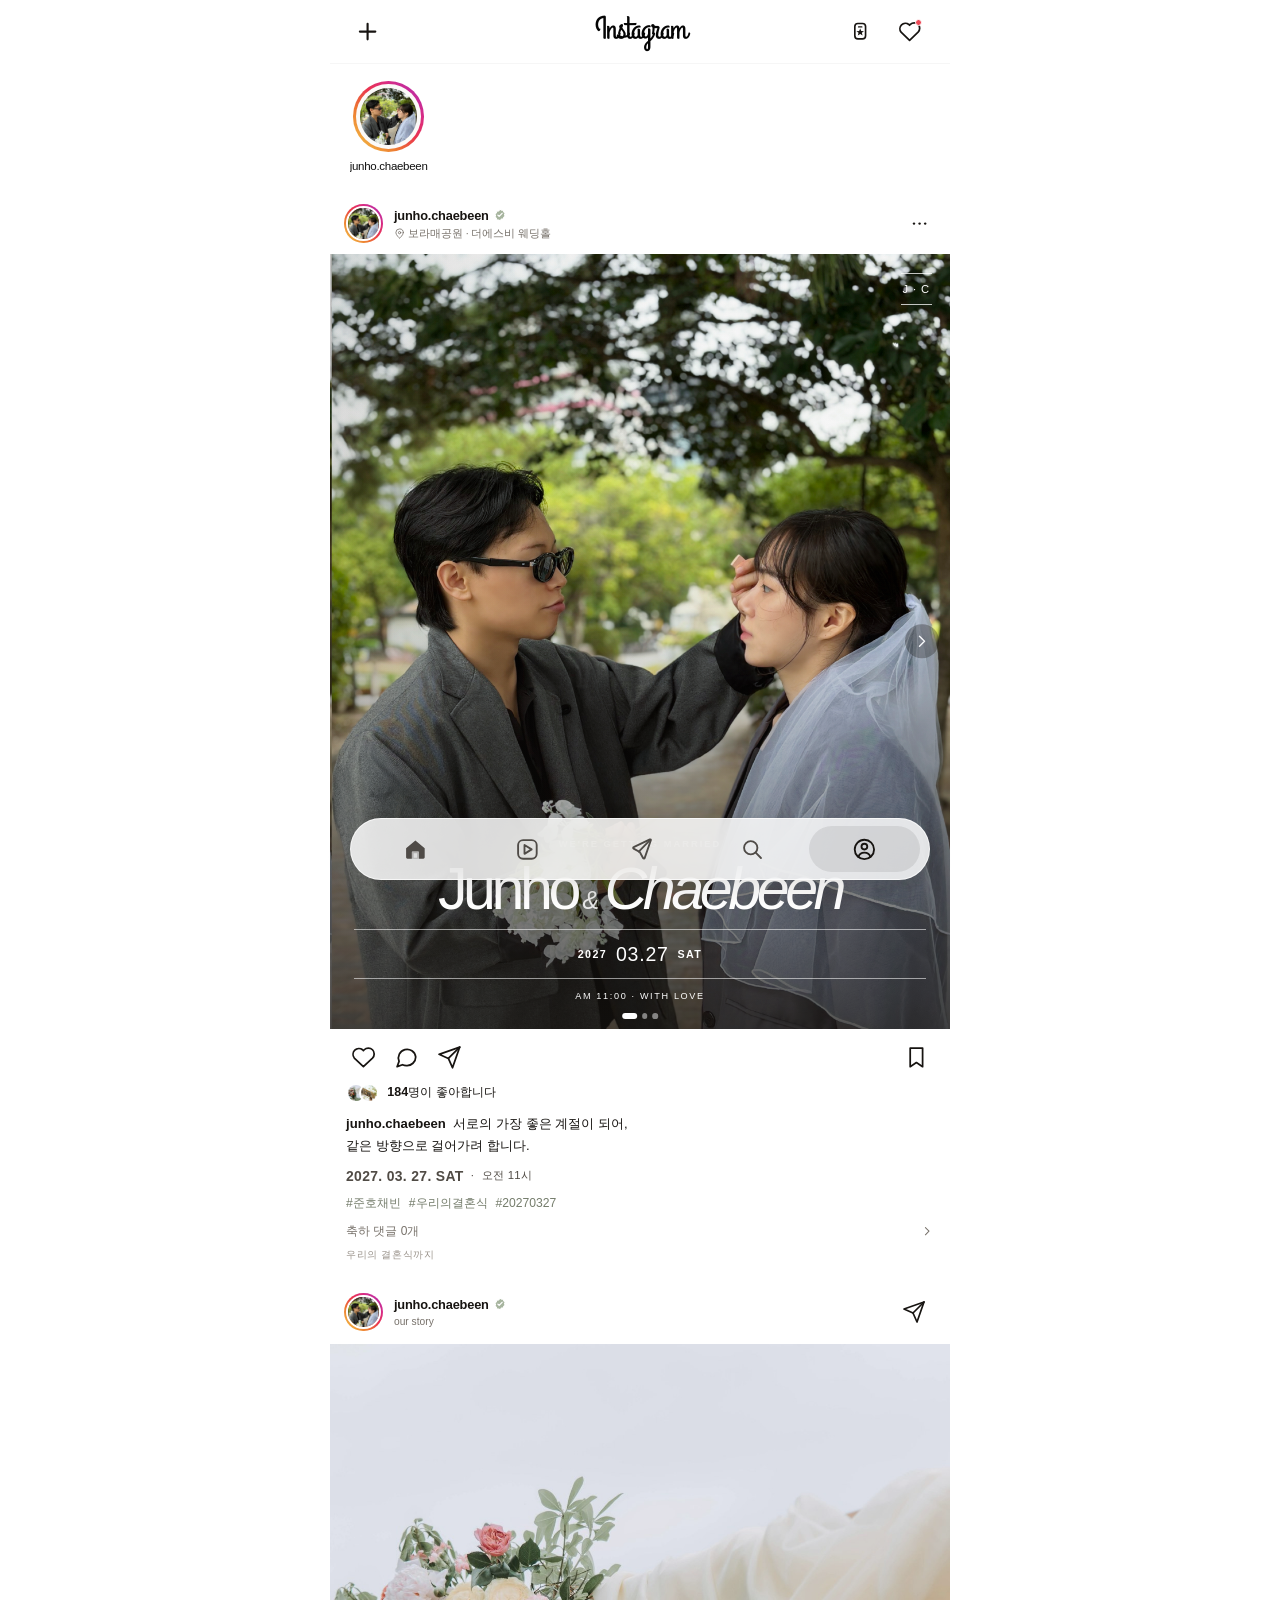
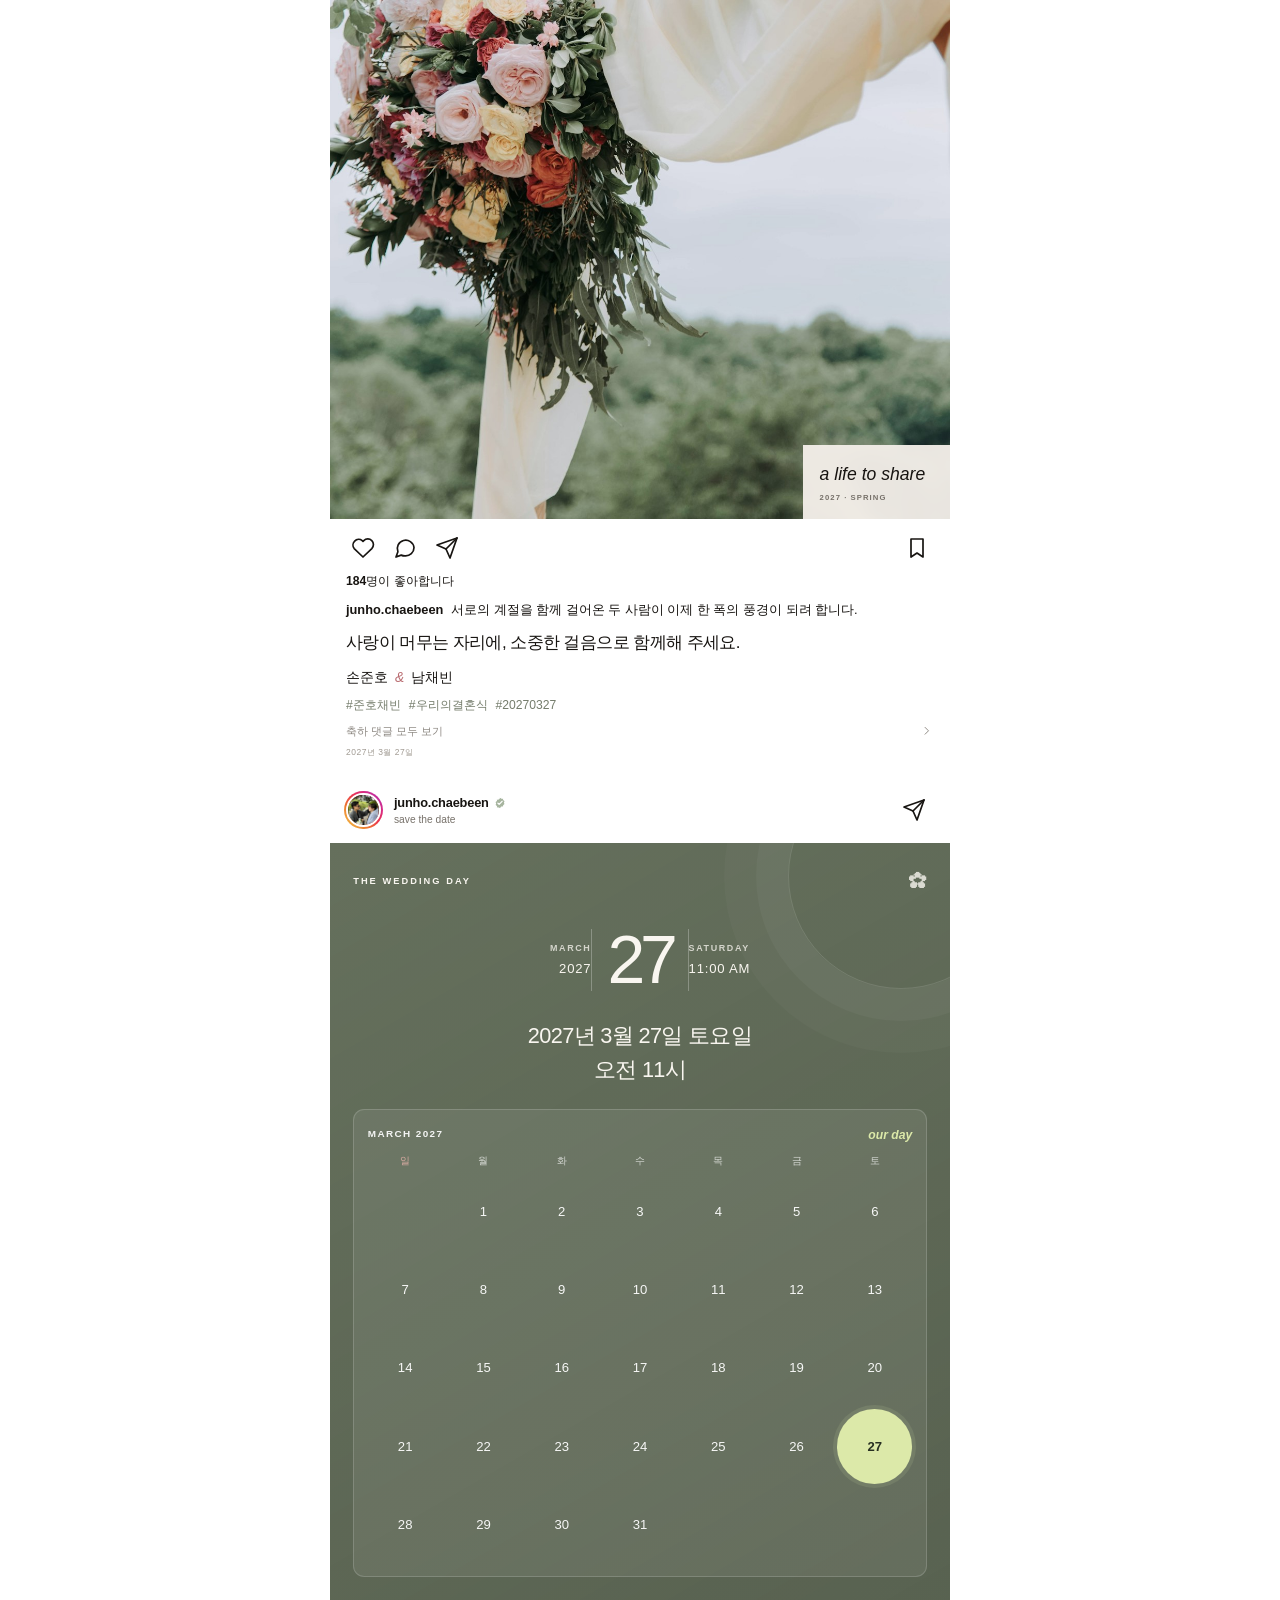
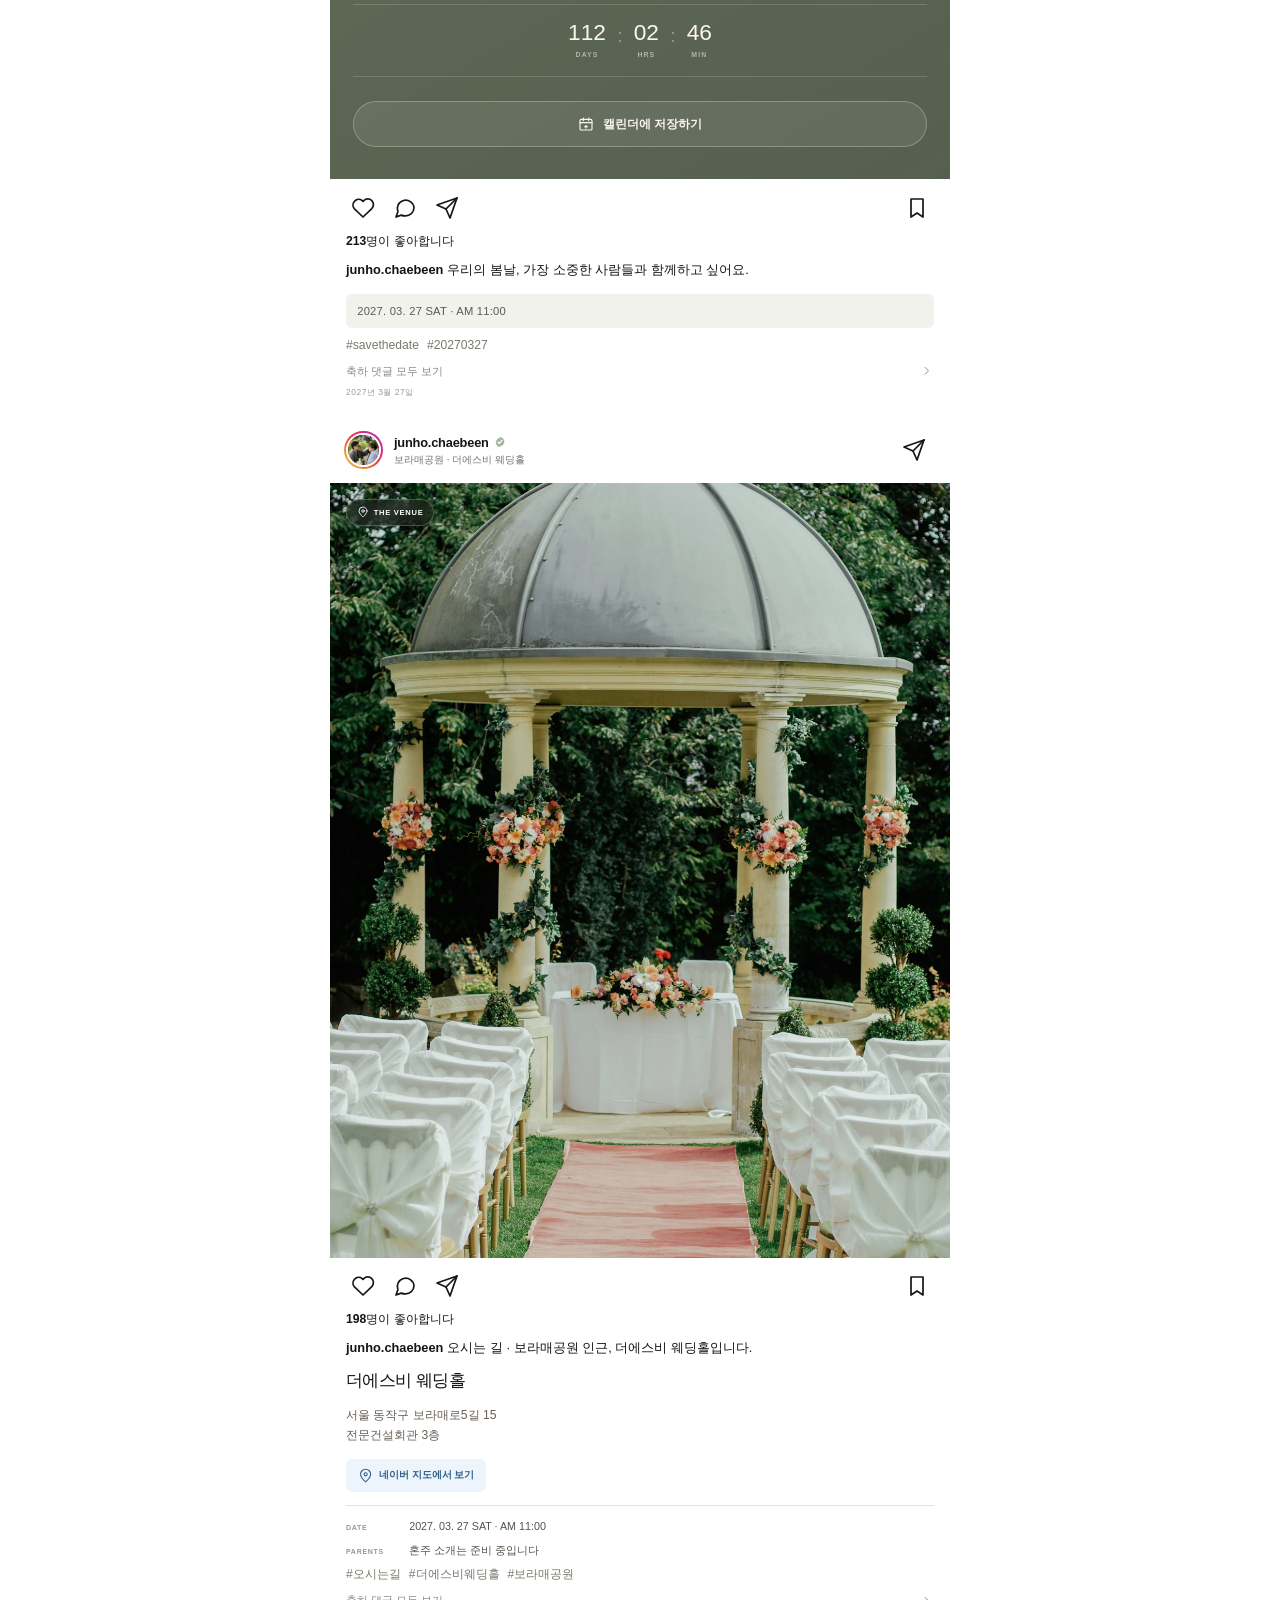
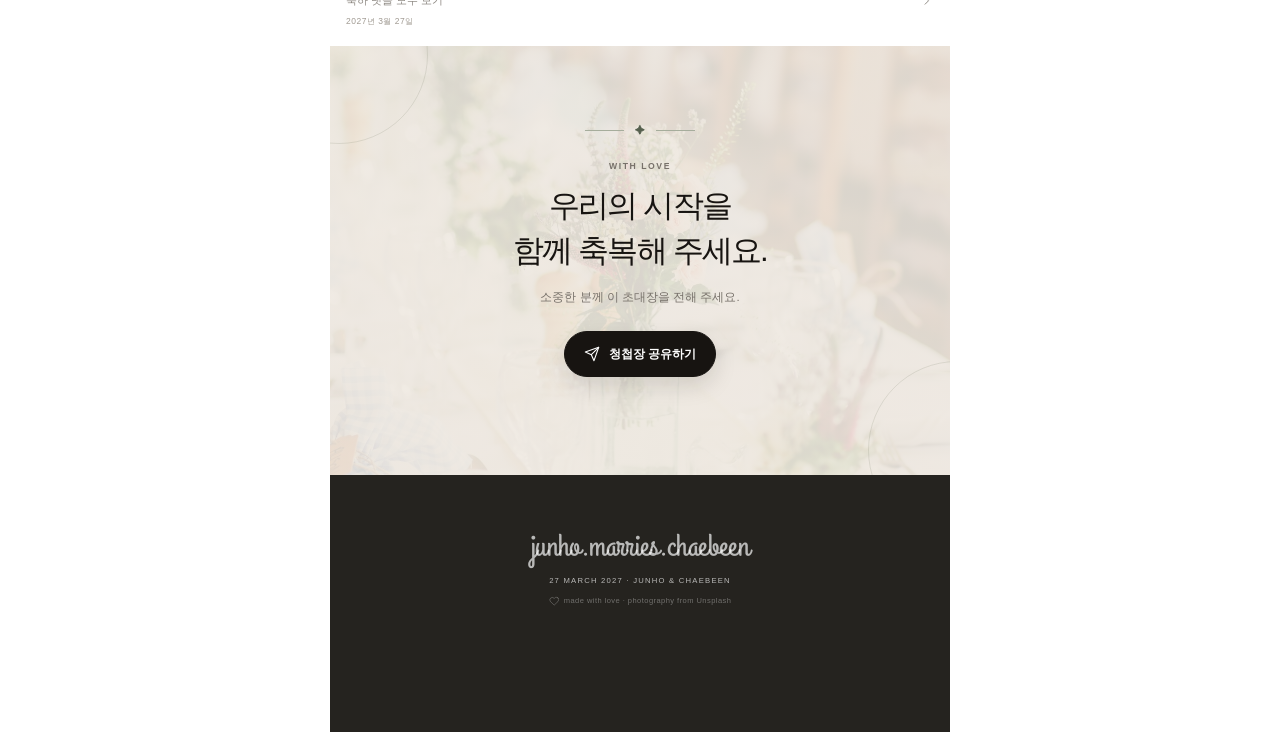
<file: invitation.html>
<!DOCTYPE html>
<html lang="ko">
<head>
  <meta charset="UTF-8">
  <meta name="viewport" content="width=device-width, initial-scale=1, maximum-scale=1, user-scalable=no, viewport-fit=cover">
  <meta name="theme-color" content="#fbfaf8">
  <meta name="description" content="손준호와 남채빈의 결혼식에 초대합니다. 2027년 3월 27일 토요일 오전 11시, 더에스비 웨딩홀">
  <title>준호 ♥ 채빈 — 2027.03.27</title>
  <link rel="icon" href="data:,">
  <link rel="preload" href="./images/slide_2%202.JPG" as="image">
  <link rel="stylesheet" href="./styles.css">
</head>
<body>
  <div class="ambient ambient--one" aria-hidden="true"></div>
  <div class="ambient ambient--two" aria-hidden="true"></div>

  <div class="app-shell">
    <header class="topbar">
      <button class="topbar__icon topbar__add" type="button" aria-label="청첩장 메뉴 열기" id="moreButton">
        <svg viewBox="0 0 24 24" aria-hidden="true"><path d="M12 4v16M4 12h16"/></svg>
      </button>
      <a class="instagram-wordmark" href="#top" aria-label="청첩장 처음으로">
        Instagram
      </a>
      <div class="topbar__actions">
        <button class="topbar__icon topbar__create" type="button" aria-label="새 게시물 만들기" id="newPostButton">
          <svg viewBox="0 0 24 24" aria-hidden="true">
            <rect x="5" y="2" width="14" height="20" rx="4"/>
            <rect x="9" y="5.6" width="6" height="1.7" rx=".85" fill="currentColor" stroke="none"/>
            <path fill="currentColor" stroke="none" d="m12 8.4 1.35 3.35 3.6.16-2.82 2.28 1.02 3.45-3.15-2.02-3.15 2.02 1.02-3.45-2.82-2.28 3.6-.16L12 8.4Z"/>
          </svg>
        </button>
        <button class="topbar__icon" type="button" id="headerLikeButton" aria-label="좋아요" aria-pressed="false">
          <svg class="heart-icon" viewBox="0 0 24 24" aria-hidden="true"><path d="M20.8 4.6c-2.2-2.2-5.8-2.2-8 0L12 5.4l-.8-.8a5.7 5.7 0 0 0-8 8L12 21l8.8-8.4a5.7 5.7 0 0 0 0-8Z"/></svg>
          <span class="topbar__badge" aria-hidden="true"></span>
        </button>
      </div>
    </header>

    <main id="top">
      <section class="story-rail" aria-label="우리의 결혼식 스토리">
        <button class="story story--active story--account" type="button" data-story="0" aria-label="junho.chaebeen 스토리 보기">
          <span class="story__ring">
            <img class="story__image" src="./images/slide_2%202.JPG" alt="">
          </span>
          <span class="story__label">junho.chaebeen</span>
        </button>
      </section>

      <article class="post" aria-label="결혼식 초대 게시물">
        <div class="post__header">
          <button class="avatar" type="button" data-story="0" aria-label="junho.chaebeen 스토리 보기">
            <img src="./images/slide_2%202.JPG" alt="">
          </button>
          <div class="post__identity">
            <button class="account account-button" type="button" data-feed-open aria-label="준호와 채빈의 피드 보기">
              junho.chaebeen
              <svg class="verified" viewBox="0 0 24 24" aria-label="공식 계정">
                <path d="m12 1.8 2.4 1.8 3 .1 1 2.8 2.3 1.9-1 2.8 1 2.8-2.3 1.9-1 2.8-3 .1L12 22.2l-2.4-1.8-3-.1-1-2.8-2.3-1.9 1-2.8-1-2.8 2.3-1.9 1-2.8 3-.1L12 1.8Z"/>
                <path d="m8.3 12.1 2.2 2.2 5-5.2" class="verified__check"/>
              </svg>
            </button>
            <div class="location-line">
              <svg viewBox="0 0 24 24" aria-hidden="true"><path d="M20 10c0 5-8 12-8 12S4 15 4 10a8 8 0 1 1 16 0Z"/><circle cx="12" cy="10" r="2.5"/></svg>
              <span data-location-short>보라매공원 · 더에스비 웨딩홀</span>
            </div>
          </div>
          <button class="post__more" type="button" aria-label="더 보기" id="postMoreButton">
            <svg viewBox="0 0 24 24" aria-hidden="true"><circle cx="5" cy="12" r="1.5" fill="currentColor" stroke="none"/><circle cx="12" cy="12" r="1.5" fill="currentColor" stroke="none"/><circle cx="19" cy="12" r="1.5" fill="currentColor" stroke="none"/></svg>
          </button>
        </div>

        <div class="carousel" id="postCarousel" aria-roledescription="carousel" aria-label="웨딩 사진">
          <div class="carousel__track" id="carouselTrack">
            <div class="carousel__slide cover-slide">
              <img class="carousel__image" src="./images/slide_2%202.JPG" alt="꽃다발을 든 신부와 신랑">
              <div class="cover-slide__shade"></div>
              <div class="cover-copy">
                <span class="eyebrow">WE'RE GETTING MARRIED</span>
                <h1><span>Junho</span><i>&</i><span>Chaebeen</span></h1>
                <div class="cover-copy__date">
                  <span>2027</span><b>03.27</b><span>SAT</span>
                </div>
                <p>AM 11:00 · WITH LOVE</p>
              </div>
              <div class="photo-stamp">J&nbsp;·&nbsp;C</div>
            </div>

            <div class="carousel__slide">
              <img class="carousel__image" src="./images/slide_0%203.JPG" alt="우산 아래에서 마주 보는 신랑과 신부">
              <div class="slide-note slide-note--light">
                <small>THE DAY</small>
                <strong>2027. 03. 27.</strong>
                <span>토요일 오전 11시</span>
              </div>
            </div>

            <div class="carousel__slide">
              <img class="carousel__image" src="./images/slide_0%209.JPG" alt="꽃다발을 든 신부와 신랑">
              <div class="slide-note slide-note--right">
                <small>OUR PROMISE</small>
                <strong>함께 걷는<br>모든 날</strong>
                <span>Junho &amp; Chaebeen</span>
              </div>
            </div>
          </div>

          <button class="carousel__arrow carousel__arrow--prev" type="button" aria-label="이전 사진" hidden>
            <svg viewBox="0 0 24 24" aria-hidden="true"><path d="m15 18-6-6 6-6"/></svg>
          </button>
          <button class="carousel__arrow carousel__arrow--next" type="button" aria-label="다음 사진">
            <svg viewBox="0 0 24 24" aria-hidden="true"><path d="m9 18 6-6-6-6"/></svg>
          </button>
          <div class="carousel__dots" id="carouselDots" aria-label="사진 선택"></div>
          <div class="heart-burst" id="heartBurst" aria-hidden="true">
            <svg viewBox="0 0 24 24"><path d="M20.8 4.6c-2.2-2.2-5.8-2.2-8 0L12 5.4l-.8-.8a5.7 5.7 0 0 0-8 8L12 21l8.8-8.4a5.7 5.7 0 0 0 0-8Z"/></svg>
          </div>
        </div>

        <div class="post__actions">
          <div class="post__actions-left">
            <button class="icon-button action-button" type="button" id="likeButton" aria-label="좋아요" aria-pressed="false">
              <svg class="heart-icon" viewBox="0 0 24 24" aria-hidden="true"><path d="M20.8 4.6c-2.2-2.2-5.8-2.2-8 0L12 5.4l-.8-.8a5.7 5.7 0 0 0-8 8L12 21l8.8-8.4a5.7 5.7 0 0 0 0-8Z"/></svg>
            </button>
            <button class="icon-button action-button" type="button" id="commentButton" aria-label="축하 댓글 남기기">
              <svg viewBox="0 0 24 24" aria-hidden="true"><path d="M21 11.5a8.4 8.4 0 0 1-9 8.4 9.4 9.4 0 0 1-3.8-.8L3 21l1.9-5.2A8.4 8.4 0 1 1 21 11.5Z"/></svg>
            </button>
            <button class="icon-button action-button" type="button" id="shareButton" aria-label="청첩장 공유">
              <svg viewBox="0 0 24 24" aria-hidden="true"><path d="m22 2-7 20-4-9-9-4 20-7Z"/><path d="M22 2 11 13"/></svg>
            </button>
          </div>
          <button class="icon-button action-button" type="button" id="saveButton" aria-label="청첩장 저장" aria-pressed="false">
            <svg class="bookmark-icon" viewBox="0 0 24 24" aria-hidden="true"><path d="M6 3h12v18l-6-4-6 4V3Z"/></svg>
          </button>
        </div>

        <div class="post__body">
          <div class="likes-row">
            <div class="mini-avatars" aria-hidden="true">
              <img src="./assets/couple-03.jpg" alt="">
              <img src="./assets/detail-02.jpg" alt="">
            </div>
            <span><strong id="likeCount">184</strong>명이 좋아합니다</span>
          </div>

          <div class="caption">
            <button class="caption__account" type="button" data-account-feed aria-label="junho.chaebeen 계정 피드 보기">junho.chaebeen</button>
            <span>서로의 가장 좋은 계절이 되어,<br>같은 방향으로 걸어가려 합니다.</span>
          </div>

          <p class="caption-meta">
            <span class="caption-meta__date">2027. 03. 27. SAT</span>
            <span>오전 11시</span>
          </p>

          <div class="hashtags">
            <span>#준호채빈</span>
            <span>#우리의결혼식</span>
            <span>#20270327</span>
          </div>

          <button class="comment-preview" type="button" id="commentPreview">
            <span id="commentCountText">축하 댓글 0개</span>
            <svg viewBox="0 0 24 24" aria-hidden="true"><path d="m9 18 6-6-6-6"/></svg>
          </button>

          <time class="post__time" datetime="2027-03-27T11:00:00+09:00">우리의 결혼식까지</time>
        </div>
      </article>

      <article class="social-post social-post--invitation reveal" aria-labelledby="invitationTitle">
        <header class="social-post__header">
          <button class="social-post__avatar" type="button" data-story="0" aria-label="junho.chaebeen 스토리 보기"><img src="./images/slide_2%202.JPG" alt=""></button>
          <div class="social-post__identity">
            <button class="account account-button" type="button" data-feed-open>
              junho.chaebeen
              <svg class="verified" viewBox="0 0 24 24" aria-hidden="true"><path d="m12 1.8 2.4 1.8 3 .1 1 2.8 2.3 1.9-1 2.8 1 2.8-2.3 1.9-1 2.8-3 .1L12 22.2l-2.4-1.8-3-.1-1-2.8-2.3-1.9 1-2.8-1-2.8 2.3-1.9 1-2.8 3-.1L12 1.8Z"/><path d="m8.3 12.1 2.2 2.2 5-5.2" class="verified__check"/></svg>
            </button>
            <span>our story</span>
          </div>
          <button class="icon-button" type="button" data-share aria-label="초대 게시물 공유"><svg viewBox="0 0 24 24" aria-hidden="true"><path d="m22 2-7 20-4-9-9-4 20-7Z"/><path d="M22 2 11 13"/></svg></button>
        </header>

        <div class="social-post__media social-post__media--portrait">
          <img src="./assets/couple-03.jpg" alt="꽃다발을 든 신부의 모습">
          <div class="social-post__media-note"><span>a life to share</span><small>2027 · spring</small></div>
        </div>

        <div class="social-post__actions">
          <div>
            <button class="icon-button" type="button" data-social-like aria-label="좋아요" aria-pressed="false"><svg class="heart-icon" viewBox="0 0 24 24" aria-hidden="true"><path d="M20.8 4.6c-2.2-2.2-5.8-2.2-8 0L12 5.4l-.8-.8a5.7 5.7 0 0 0-8 8L12 21l8.8-8.4a5.7 5.7 0 0 0 0-8Z"/></svg></button>
            <button class="icon-button" type="button" data-comment-open aria-label="축하 댓글 남기기"><svg viewBox="0 0 24 24" aria-hidden="true"><path d="M21 11.5a8.4 8.4 0 0 1-9 8.4 9.4 9.4 0 0 1-3.8-.8L3 21l1.9-5.2A8.4 8.4 0 1 1 21 11.5Z"/></svg></button>
            <button class="icon-button" type="button" data-share aria-label="게시물 공유"><svg viewBox="0 0 24 24" aria-hidden="true"><path d="m22 2-7 20-4-9-9-4 20-7Z"/><path d="M22 2 11 13"/></svg></button>
          </div>
          <button class="icon-button" type="button" data-save-post aria-label="게시물 저장" aria-pressed="false"><svg class="bookmark-icon" viewBox="0 0 24 24" aria-hidden="true"><path d="M6 3h12v18l-6-4-6 4V3Z"/></svg></button>
        </div>

        <div class="social-post__body">
          <div class="social-post__likes"><strong data-social-likes>184</strong>명이 좋아합니다</div>
          <p class="social-post__caption">
            <button type="button" class="social-post__account" data-account-feed>junho.chaebeen</button>
            서로의 계절을 함께 걸어온 두 사람이 이제 한 폭의 풍경이 되려 합니다.
          </p>
          <h2 class="social-post__caption-title" id="invitationTitle">사랑이 머무는 자리에, 소중한 걸음으로 함께해 주세요.</h2>
          <p class="social-post__signature">손준호 <i>&amp;</i> 남채빈</p>
          <div class="hashtags"><span>#준호채빈</span><span>#우리의결혼식</span><span>#20270327</span></div>
          <button class="social-post__comment" type="button" data-comment-open><span>축하 댓글 모두 보기</span><svg viewBox="0 0 24 24" aria-hidden="true"><path d="m9 18 6-6-6-6"/></svg></button>
          <time class="social-post__time" datetime="2027-03-27T11:00:00+09:00">2027년 3월 27일</time>
        </div>
      </article>

      <article class="social-post social-post--date reveal" aria-labelledby="dateTitle">
        <header class="social-post__header">
          <button class="social-post__avatar" type="button" data-story="0" aria-label="junho.chaebeen 스토리 보기"><img src="./images/slide_2%202.JPG" alt=""></button>
          <div class="social-post__identity">
            <button class="account account-button" type="button" data-feed-open>junho.chaebeen<svg class="verified" viewBox="0 0 24 24" aria-hidden="true"><path d="m12 1.8 2.4 1.8 3 .1 1 2.8 2.3 1.9-1 2.8 1 2.8-2.3 1.9-1 2.8-3 .1L12 22.2l-2.4-1.8-3-.1-1-2.8-2.3-1.9 1-2.8-1-2.8 2.3-1.9 1-2.8 3-.1L12 1.8Z"/><path d="m8.3 12.1 2.2 2.2 5-5.2" class="verified__check"/></svg></button>
            <span>save the date</span>
          </div>
          <button class="icon-button" type="button" data-share aria-label="날짜 게시물 공유"><svg viewBox="0 0 24 24" aria-hidden="true"><path d="m22 2-7 20-4-9-9-4 20-7Z"/><path d="M22 2 11 13"/></svg></button>
        </header>

        <div class="social-post__media social-post__media--date">
          <section class="date-card" aria-labelledby="dateTitle">
            <div class="date-card__top"><span class="mono-label">THE WEDDING DAY</span><span class="date-card__flower" aria-hidden="true">✿</span></div>
            <div class="date-lockup">
              <div class="date-lockup__month"><span>MARCH</span><small>2027</small></div>
              <strong class="date-lockup__day">27</strong>
              <div class="date-lockup__detail"><span>SATURDAY</span><strong>11:00 AM</strong></div>
            </div>
            <h2 id="dateTitle">2027년 3월 27일 토요일<br>오전 11시</h2>
            <div class="mini-calendar" aria-label="2027년 3월 결혼식 달력">
              <div class="mini-calendar__heading">
                <span>MARCH 2027</span>
                <em>our day</em>
              </div>
              <div class="mini-calendar__weekdays" aria-hidden="true">
                <span>일</span><span>월</span><span>화</span><span>수</span><span>목</span><span>금</span><span>토</span>
              </div>
              <div class="mini-calendar__days" id="weddingCalendarDays" role="grid" aria-label="2027년 3월 날짜"></div>
            </div>
            <div class="countdown" id="countdown" aria-label="결혼식까지 남은 시간">
              <div><strong data-countdown="days">000</strong><span>DAYS</span></div><i>:</i>
              <div><strong data-countdown="hours">00</strong><span>HRS</span></div><i>:</i>
              <div><strong data-countdown="minutes">00</strong><span>MIN</span></div>
            </div>
            <button class="soft-button" type="button" data-calendar><svg viewBox="0 0 24 24" aria-hidden="true"><rect x="3" y="5" width="18" height="16" rx="2"/><path d="M16 3v4M8 3v4M3 10h18M12 14v4M10 16h4"/></svg>캘린더에 저장하기</button>
          </section>
        </div>

        <div class="social-post__actions">
          <div>
            <button class="icon-button" type="button" data-social-like aria-label="좋아요" aria-pressed="false"><svg class="heart-icon" viewBox="0 0 24 24" aria-hidden="true"><path d="M20.8 4.6c-2.2-2.2-5.8-2.2-8 0L12 5.4l-.8-.8a5.7 5.7 0 0 0-8 8L12 21l8.8-8.4a5.7 5.7 0 0 0 0-8Z"/></svg></button>
            <button class="icon-button" type="button" data-comment-open aria-label="축하 댓글 남기기"><svg viewBox="0 0 24 24" aria-hidden="true"><path d="M21 11.5a8.4 8.4 0 0 1-9 8.4 9.4 9.4 0 0 1-3.8-.8L3 21l1.9-5.2A8.4 8.4 0 1 1 21 11.5Z"/></svg></button>
            <button class="icon-button" type="button" data-share aria-label="게시물 공유"><svg viewBox="0 0 24 24" aria-hidden="true"><path d="m22 2-7 20-4-9-9-4 20-7Z"/><path d="M22 2 11 13"/></svg></button>
          </div>
          <button class="icon-button" type="button" data-save-post aria-label="게시물 저장" aria-pressed="false"><svg class="bookmark-icon" viewBox="0 0 24 24" aria-hidden="true"><path d="M6 3h12v18l-6-4-6 4V3Z"/></svg></button>
        </div>

        <div class="social-post__body">
          <div class="social-post__likes"><strong data-social-likes>213</strong>명이 좋아합니다</div>
          <p class="social-post__caption"><button type="button" class="social-post__account" data-account-feed>junho.chaebeen</button>우리의 봄날, 가장 소중한 사람들과 함께하고 싶어요.</p>
          <p class="social-post__detail-line">2027. 03. 27 SAT · AM 11:00</p>
          <div class="hashtags"><span>#savethedate</span><span>#20270327</span></div>
          <button class="social-post__comment" type="button" data-comment-open><span>축하 댓글 모두 보기</span><svg viewBox="0 0 24 24" aria-hidden="true"><path d="m9 18 6-6-6-6"/></svg></button>
          <time class="social-post__time">2027년 3월 27일</time>
        </div>
      </article>

      <article class="social-post social-post--venue reveal" id="details" aria-labelledby="detailsTitle">
        <header class="social-post__header">
          <button class="social-post__avatar" type="button" data-story="0" aria-label="junho.chaebeen 스토리 보기"><img src="./images/slide_2%202.JPG" alt=""></button>
          <div class="social-post__identity">
            <button class="account account-button" type="button" data-feed-open>junho.chaebeen<svg class="verified" viewBox="0 0 24 24" aria-hidden="true"><path d="m12 1.8 2.4 1.8 3 .1 1 2.8 2.3 1.9-1 2.8 1 2.8-2.3 1.9-1 2.8-3 .1L12 22.2l-2.4-1.8-3-.1-1-2.8-2.3-1.9 1-2.8-1-2.8 2.3-1.9 1-2.8 3-.1L12 1.8Z"/><path d="m8.3 12.1 2.2 2.2 5-5.2" class="verified__check"/></svg></button>
            <span>보라매공원 · 더에스비 웨딩홀</span>
          </div>
          <button class="icon-button" type="button" data-share aria-label="장소 게시물 공유"><svg viewBox="0 0 24 24" aria-hidden="true"><path d="m22 2-7 20-4-9-9-4 20-7Z"/><path d="M22 2 11 13"/></svg></button>
        </header>

        <div class="social-post__media social-post__media--portrait">
          <button class="social-post__map-hit" type="button" data-map aria-label="네이버 지도에서 더에스비 웨딩홀 열기"></button>
          <img src="./assets/couple-02.jpg" alt="꽃으로 장식된 웨딩홀 예식 공간">
          <div class="social-post__location-pin"><svg viewBox="0 0 24 24" aria-hidden="true"><path d="M20 10c0 5-8 12-8 12S4 15 4 10a8 8 0 1 1 16 0Z"/><circle cx="12" cy="10" r="2.5"/></svg>THE VENUE</div>
        </div>

        <div class="social-post__actions">
          <div>
            <button class="icon-button" type="button" data-social-like aria-label="좋아요" aria-pressed="false"><svg class="heart-icon" viewBox="0 0 24 24" aria-hidden="true"><path d="M20.8 4.6c-2.2-2.2-5.8-2.2-8 0L12 5.4l-.8-.8a5.7 5.7 0 0 0-8 8L12 21l8.8-8.4a5.7 5.7 0 0 0 0-8Z"/></svg></button>
            <button class="icon-button" type="button" data-comment-open aria-label="축하 댓글 남기기"><svg viewBox="0 0 24 24" aria-hidden="true"><path d="M21 11.5a8.4 8.4 0 0 1-9 8.4 9.4 9.4 0 0 1-3.8-.8L3 21l1.9-5.2A8.4 8.4 0 1 1 21 11.5Z"/></svg></button>
            <button class="icon-button" type="button" data-share aria-label="게시물 공유"><svg viewBox="0 0 24 24" aria-hidden="true"><path d="m22 2-7 20-4-9-9-4 20-7Z"/><path d="M22 2 11 13"/></svg></button>
          </div>
          <button class="icon-button" type="button" data-save-post aria-label="게시물 저장" aria-pressed="false"><svg class="bookmark-icon" viewBox="0 0 24 24" aria-hidden="true"><path d="M6 3h12v18l-6-4-6 4V3Z"/></svg></button>
        </div>

        <div class="social-post__body">
          <div class="social-post__likes"><strong data-social-likes>198</strong>명이 좋아합니다</div>
          <p class="social-post__caption"><button type="button" class="social-post__account" data-account-feed>junho.chaebeen</button>오시는 길 · 보라매공원 인근, 더에스비 웨딩홀입니다.</p>
          <h2 class="social-post__caption-title" id="detailsTitle">더에스비 웨딩홀</h2>
          <p class="social-post__location-copy"><span data-location-detail>서울 동작구 보라매로5길 15<br>전문건설회관 3층</span></p>
          <button class="social-post__map" type="button" data-map><svg viewBox="0 0 24 24" aria-hidden="true"><path d="M20 10c0 5-8 12-8 12S4 15 4 10a8 8 0 1 1 16 0Z"/><circle cx="12" cy="10" r="2.5"/></svg>네이버 지도에서 보기</button>
          <div class="social-post__facts">
            <span><small>DATE</small>2027. 03. 27 SAT · AM 11:00</span>
            <span><small>PARENTS</small>혼주 소개는 준비 중입니다</span>
          </div>
          <div class="hashtags"><span>#오시는길</span><span>#더에스비웨딩홀</span><span>#보라매공원</span></div>
          <button class="social-post__comment" type="button" data-comment-open><span>축하 댓글 모두 보기</span><svg viewBox="0 0 24 24" aria-hidden="true"><path d="m9 18 6-6-6-6"/></svg></button>
          <time class="social-post__time">2027년 3월 27일</time>
        </div>
      </article>

      <section class="share-section reveal" aria-labelledby="shareTitle">
        <div class="share-section__ornament" aria-hidden="true">
          <span></span><i>✦</i><span></span>
        </div>
        <p class="section-heading__kicker">WITH LOVE</p>
        <h2 id="shareTitle">우리의 시작을<br>함께 축복해 주세요.</h2>
        <p>소중한 분께 이 초대장을 전해 주세요.</p>
        <button class="primary-button" type="button" data-share>
          <svg viewBox="0 0 24 24" aria-hidden="true"><path d="m22 2-7 20-4-9-9-4 20-7Z"/><path d="M22 2 11 13"/></svg>
          청첩장 공유하기
        </button>
      </section>
    </main>

    <footer class="footer">
      <div class="footer__wordmark">junho.marries.chaebeen</div>
      <p>27 MARCH 2027 · JUNHO &amp; CHAEBEEN</p>
      <small><svg viewBox="0 0 24 24" aria-hidden="true"><path d="M20.8 4.6c-2.2-2.2-5.8-2.2-8 0L12 5.4l-.8-.8a5.7 5.7 0 0 0-8 8L12 21l8.8-8.4a5.7 5.7 0 0 0 0-8Z"/></svg> made with love · photography from Unsplash</small>
    </footer>

    <nav class="bottom-nav" aria-label="주요 메뉴">
      <button class="bottom-nav__item" type="button" data-account-feed aria-label="계정 피드 홈">
        <svg viewBox="0 0 24 24" aria-hidden="true">
          <defs>
            <mask id="active-home-door" maskUnits="userSpaceOnUse" x="0" y="0" width="24" height="24">
              <rect width="24" height="24" fill="white"/>
              <path d="M9.4 21v-6.2h5.2V21H9.4Z" fill="black"/>
            </mask>
          </defs>
          <path fill="currentColor" stroke="none" mask="url(#active-home-door)" d="M3 10.8 12 3.4l9 7.4v8.9c0 .7-.6 1.3-1.3 1.3H4.3c-.7 0-1.3-.6-1.3-1.3v-8.9Z"/>
        </svg>
        <span class="sr-only">홈</span>
      </button>
      <button class="bottom-nav__item" type="button" data-story="0" aria-label="웨딩 스토리 보기">
        <svg viewBox="0 0 24 24" aria-hidden="true"><rect x="3" y="3" width="18" height="18" rx="4.8"/><path d="m9.2 7.7 6.9 4.3-6.9 4.3V7.7Z"/></svg>
        <span class="sr-only">스토리</span>
      </button>
      <button class="bottom-nav__item" type="button" data-share aria-label="공유하기">
        <svg viewBox="0 0 24 24" aria-hidden="true"><path stroke-linejoin="round" stroke-linecap="round" d="M21.2 2.3c.6-.2 1.1.3.9.9l-6 17.2c-.2.6-1 .7-1.4.1l-3.3-6-6-3.3c-.6-.4-.5-1.2.1-1.4L21.2 2.3Z"/><path stroke-linecap="round" d="m10.4 14.2 10.9-11.2"/></svg>
        <span class="sr-only">공유</span>
      </button>
      <button class="bottom-nav__item" type="button" data-scroll-details aria-label="예식 정보">
        <svg viewBox="0 0 24 24" aria-hidden="true"><circle cx="10.4" cy="10.4" r="6.45"/><path d="m15.2 15.2 5.1 5.1"/></svg>
        <span class="sr-only">예식 정보 찾기</span>
      </button>
      <button class="bottom-nav__item bottom-nav__profile bottom-nav__item--active" type="button" data-account-feed aria-label="junho.chaebeen 계정 피드 보기">
        <svg viewBox="0 0 24 24" aria-hidden="true"><circle cx="12" cy="12" r="9.35"/><circle cx="12" cy="9.3" r="2.8"/><path d="M6.2 19.4c.8-2.8 2.75-4.25 5.8-4.25s5 1.45 5.8 4.25"/></svg>
        <span class="sr-only">계정 피드</span>
      </button>
    </nav>
  </div>

  <dialog class="story-dialog" id="storyDialog">
    <div class="story-viewer">
      <div class="story-progress" id="storyProgress" aria-hidden="true"></div>
      <div class="story-viewer__header">
        <div class="story-viewer__profile">
          <img src="./images/slide_2%202.JPG" alt="">
          <div>
            <button class="story-account" type="button" data-account-feed aria-label="junho.chaebeen 계정 피드 보기">junho.chaebeen</button>
            <span id="storyTime">방금 전</span>
          </div>
        </div>
        <div class="story-viewer__actions">
          <button class="story-viewer__menu" type="button" data-menu aria-label="스토리 메뉴 열기">
            <svg viewBox="0 0 24 24" aria-hidden="true"><path d="M4 7h16M4 12h16M4 17h16"/></svg>
          </button>
          <button class="story-viewer__close" type="button" data-close-story aria-label="스토리 닫기">
            <svg viewBox="0 0 24 24" aria-hidden="true"><path d="m6 6 12 12M18 6 6 18"/></svg>
          </button>
        </div>
      </div>
      <img class="story-viewer__image" id="storyImage" src="./images/slide_2%202.JPG" alt="웨딩 스토리 사진">
      <div class="story-viewer__shade"></div>
      <div class="story-viewer__content" id="storyContent"></div>
      <button class="story-viewer__reply" type="button" data-open-message>메시지 보내기...</button>
      <div class="story-viewer__reactions" aria-hidden="true">
        <svg viewBox="0 0 24 24"><path d="M20.8 4.6c-2.2-2.2-5.8-2.2-8 0L12 5.4l-.8-.8a5.7 5.7 0 0 0-8 8L12 21l8.8-8.4a5.7 5.7 0 0 0 0-8Z"/></svg>
        <svg viewBox="0 0 24 24"><path d="M21 11.5a8.4 8.4 0 0 1-9 8.4 9.4 9.4 0 0 1-3.8-.8L3 21l1.9-5.2A8.4 8.4 0 1 1 21 11.5Z"/></svg>
        <svg viewBox="0 0 24 24"><path d="m22 2-7 20-4-9-9-4 20-7Z"/><path d="M22 2 11 13"/></svg>
      </div>
      <button class="story-viewer__tap story-viewer__tap--prev" type="button" data-story-step="-1" aria-label="이전 스토리"></button>
      <button class="story-viewer__tap story-viewer__tap--next" type="button" data-story-step="1" aria-label="다음 스토리"></button>
    </div>
  </dialog>

  <dialog class="lightbox" id="lightboxDialog">
    <button class="lightbox__close" type="button" data-close-lightbox aria-label="사진 닫기">
      <svg viewBox="0 0 24 24" aria-hidden="true"><path d="m6 6 12 12M18 6 6 18"/></svg>
    </button>
    <img id="lightboxImage" src="./assets/hero.jpg" alt="확대한 웨딩 사진">
  </dialog>

  <dialog class="feed-dialog" id="feedDialog">
    <div class="feed-profile" id="feedProfile">
      <header class="feed-profile__topbar">
        <button class="icon-button" type="button" data-close-feed aria-label="피드 닫기">
          <svg viewBox="0 0 24 24" aria-hidden="true"><path d="m15 18-6-6 6-6"/></svg>
        </button>
        <button class="feed-profile__account" type="button" data-feed-home aria-label="계정 피드 처음으로">
          junho.chaebeen
          <svg class="verified" viewBox="0 0 24 24" aria-label="공식 계정">
            <path d="m12 1.8 2.4 1.8 3 .1 1 2.8 2.3 1.9-1 2.8 1 2.8-2.3 1.9-1 2.8-3 .1L12 22.2l-2.4-1.8-3-.1-1-2.8-2.3-1.9 1-2.8-1-2.8 2.3-1.9 1-2.8 3-.1L12 1.8Z"/>
            <path d="m8.3 12.1 2.2 2.2 5-5.2" class="verified__check"/>
          </svg>
        </button>
        <button class="icon-button" type="button" data-share aria-label="피드 공유">
          <svg viewBox="0 0 24 24" aria-hidden="true"><path d="m22 2-7 20-4-9-9-4 20-7Z"/><path d="M22 2 11 13"/></svg>
        </button>
      </header>

      <div class="feed-profile__scroll">
        <section class="feed-profile__intro">
          <div class="feed-profile__avatar">
            <img src="./assets/detail-01.jpg" alt="준호와 채빈의 프로필 사진">
            <span class="feed-profile__avatar-plus" aria-hidden="true">+</span>
          </div>
          <div class="feed-profile__stats" aria-label="계정 정보">
            <div><strong>9</strong><span>게시물</span></div>
            <div><strong>327</strong><span>팔로워</span></div>
            <div><strong>1</strong><span>팔로우</span></div>
          </div>
        </section>

        <div class="feed-profile__bio">
          <strong>준호 <i>&amp;</i> 채빈</strong>
          <p>우리의 새로운 시작<br>2027. 03. 27 · SAT · 11 AM</p>
          <button type="button" class="feed-profile__location" data-feed-location>
            <svg viewBox="0 0 24 24" aria-hidden="true"><path d="M20 10c0 5-8 12-8 12S4 15 4 10a8 8 0 1 1 16 0Z"/><circle cx="12" cy="10" r="2.5"/></svg>
            보라매공원 · 더에스비 웨딩홀
          </button>
        </div>

        <div class="feed-profile__buttons">
          <button type="button" id="followButton">팔로우</button>
          <button type="button" id="feedMessageButton">메시지</button>
        </div>

        <section class="feed-highlights" aria-label="피드 하이라이트">
          <button type="button" data-feed-highlight="0">
            <span><img src="./assets/hero.jpg" alt=""></span>
            <small>our story</small>
          </button>
          <button type="button" data-feed-highlight="1">
            <span><img src="./assets/couple-02.jpg" alt=""></span>
            <small>the day</small>
          </button>
          <button type="button" data-feed-highlight="2">
            <span><img src="./assets/detail-01.jpg" alt=""></span>
            <small>our rings</small>
          </button>
          <button type="button" data-feed-highlight="3">
            <span><img src="./assets/couple-03.jpg" alt=""></span>
            <small>with love</small>
          </button>
        </section>

        <div class="feed-profile__tabs" role="tablist" aria-label="피드 보기">
          <button class="is-active" type="button" role="tab" aria-selected="true" data-feed-tab="posts">
            <svg viewBox="0 0 24 24" aria-hidden="true"><rect x="3" y="3" width="7" height="7"/><rect x="14" y="3" width="7" height="7"/><rect x="3" y="14" width="7" height="7"/><rect x="14" y="14" width="7" height="7"/></svg>
            게시물
          </button>
          <button type="button" role="tab" aria-selected="false" data-feed-tab="saved">
            <svg viewBox="0 0 24 24" aria-hidden="true"><path d="M6 3h12v18l-6-4-6 4V3Z"/></svg>
            저장됨
          </button>
        </div>

        <section class="feed-puzzle" id="feedPuzzle" aria-label="준호와 채빈의 3 곱하기 3 퍼즐 피드"></section>

        <footer class="feed-profile__footer">
          <span>J <i>&amp;</i> C</span>
          <small>2027. 03. 27 · THE BEGINNING OF FOREVER</small>
        </footer>
      </div>
    </div>

    <section class="feed-post-view" id="feedPostView" aria-label="선택한 피드 게시물">
      <header class="feed-profile__topbar">
        <button class="icon-button" type="button" data-close-feed-post aria-label="피드로 돌아가기">
          <svg viewBox="0 0 24 24" aria-hidden="true"><path d="m15 18-6-6 6-6"/></svg>
        </button>
        <button class="feed-profile__account" type="button" data-feed-home aria-label="계정 피드로 돌아가기">
          junho.chaebeen
          <svg class="verified" viewBox="0 0 24 24" aria-label="공식 계정">
            <path d="m12 1.8 2.4 1.8 3 .1 1 2.8 2.3 1.9-1 2.8 1 2.8-2.3 1.9-1 2.8-3 .1L12 22.2l-2.4-1.8-3-.1-1-2.8-2.3-1.9 1-2.8-1-2.8 2.3-1.9 1-2.8 3-.1L12 1.8Z"/>
            <path d="m8.3 12.1 2.2 2.2 5-5.2" class="verified__check"/>
          </svg>
        </button>
        <button class="icon-button" type="button" data-share aria-label="게시물 공유">
          <svg viewBox="0 0 24 24" aria-hidden="true"><path d="m22 2-7 20-4-9-9-4 20-7Z"/><path d="M22 2 11 13"/></svg>
        </button>
      </header>
      <div class="feed-post-view__scroll">
        <img id="feedPostImage" src="./assets/hero.jpg" alt="선택한 웨딩 피드 사진">
        <div class="feed-post-view__actions">
          <div>
            <button class="icon-button" type="button" id="feedLikeButton" aria-label="좋아요" aria-pressed="false">
              <svg class="heart-icon" viewBox="0 0 24 24" aria-hidden="true"><path d="M20.8 4.6c-2.2-2.2-5.8-2.2-8 0L12 5.4l-.8-.8a5.7 5.7 0 0 0-8 8L12 21l8.8-8.4a5.7 5.7 0 0 0 0-8Z"/></svg>
            </button>
            <button class="icon-button" type="button" data-feed-comment aria-label="축하 댓글 남기기">
              <svg viewBox="0 0 24 24" aria-hidden="true"><path d="M21 11.5a8.4 8.4 0 0 1-9 8.4 9.4 9.4 0 0 1-3.8-.8L3 21l1.9-5.2A8.4 8.4 0 1 1 21 11.5Z"/></svg>
            </button>
          </div>
          <button class="icon-button" type="button" data-share aria-label="게시물 공유">
            <svg viewBox="0 0 24 24" aria-hidden="true"><path d="m22 2-7 20-4-9-9-4 20-7Z"/><path d="M22 2 11 13"/></svg>
          </button>
        </div>
        <div class="feed-post-view__copy">
          <strong><span id="feedPostLikes">184</span>명이 좋아합니다</strong>
          <p><button class="feed-post-account" type="button" data-feed-home>junho.chaebeen</button> <span id="feedPostCaption"></span></p>
          <div class="hashtags">
            <span>#준호채빈</span><span>#우리의결혼식</span><span>#20270327</span>
          </div>
          <button class="feed-post-view__comments" type="button" data-feed-comment>
            <span id="feedPostComments">축하 댓글 0개 모두 보기</span>
            <svg viewBox="0 0 24 24" aria-hidden="true"><path d="m9 18 6-6-6-6"/></svg>
          </button>
          <time id="feedPostTime">2027년 3월 27일</time>
        </div>
      </div>
    </section>
  </dialog>

  <dialog class="sheet" id="commentDialog">
    <form class="sheet__panel" id="commentForm">
      <div class="sheet__handle" aria-hidden="true"></div>
      <div class="sheet__header">
        <div>
          <span class="mono-label">CONGRATULATIONS</span>
          <h2>축하의 마음을 전해주세요</h2>
        </div>
        <button class="icon-button" type="button" data-close-sheet aria-label="댓글창 닫기">
          <svg viewBox="0 0 24 24" aria-hidden="true"><path d="m6 6 12 12M18 6 6 18"/></svg>
        </button>
      </div>
      <label class="sr-only" for="guestName">이름</label>
      <input id="guestName" name="name" type="text" maxlength="20" placeholder="이름" autocomplete="name">
      <label class="sr-only" for="guestMessage">축하 메시지</label>
      <textarea id="guestMessage" name="message" maxlength="180" placeholder="따뜻한 축하 한마디를 남겨주세요." required></textarea>
      <div class="sheet__form-footer">
        <span><b id="messageLength">0</b> / 180</span>
        <button class="primary-button primary-button--small" type="submit">남기기</button>
      </div>
      <div class="saved-comments" id="savedComments" aria-live="polite"></div>
    </form>
  </dialog>

  <dialog class="sheet menu-sheet" id="menuDialog">
    <div class="sheet__panel">
      <div class="sheet__handle" aria-hidden="true"></div>
      <div class="menu-sheet__title">
        <span class="menu-sheet__wordmark">junho.marries.chaebeen</span>
        <p>2027. 03. 27 · 11:00 AM</p>
      </div>
      <button type="button" data-calendar>
        <span class="menu-sheet__icon"><svg viewBox="0 0 24 24" aria-hidden="true"><rect x="3" y="5" width="18" height="16" rx="2"/><path d="M16 3v4M8 3v4M3 10h18"/></svg></span>
        <span><strong>캘린더에 저장</strong><small>결혼식 일정을 잊지 않도록</small></span>
      </button>
      <button type="button" data-share>
        <span class="menu-sheet__icon"><svg viewBox="0 0 24 24" aria-hidden="true"><path d="m22 2-7 20-4-9-9-4 20-7Z"/><path d="M22 2 11 13"/></svg></span>
        <span><strong>청첩장 공유</strong><small>소중한 사람에게 전하기</small></span>
      </button>
      <button type="button" data-copy-link>
        <span class="menu-sheet__icon"><svg viewBox="0 0 24 24" aria-hidden="true"><path d="M10 13a5 5 0 0 0 7.5.5l2-2a5 5 0 0 0-7-7l-1.2 1.2"/><path d="M14 11a5 5 0 0 0-7.5-.5l-2 2a5 5 0 0 0 7 7l1.2-1.2"/></svg></span>
        <span><strong>링크 복사</strong><small>초대 링크를 복사합니다</small></span>
      </button>
      <button class="menu-sheet__close" type="button" data-close-sheet>닫기</button>
    </div>
  </dialog>

  <div class="toast" id="toast" role="status" aria-live="polite"></div>

  <script src="./script.js"></script>
</body>
</html>
</file>
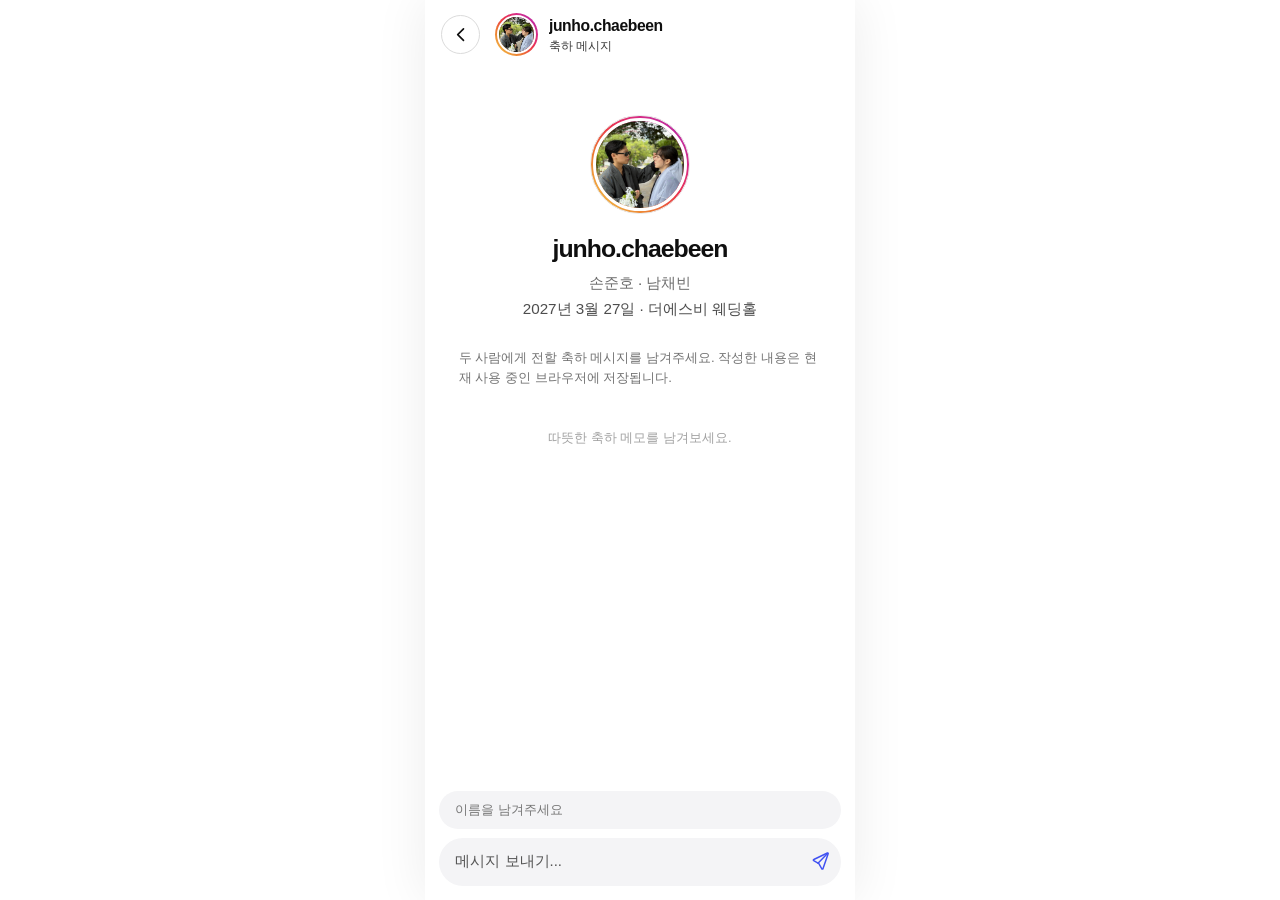
<file: message.html>
<!DOCTYPE html>
<html lang="ko">
<head>
  <meta charset="UTF-8">
  <meta name="viewport" content="width=device-width, initial-scale=1, maximum-scale=1, user-scalable=no, viewport-fit=cover">
  <meta name="theme-color" content="#ffffff">
  <meta name="description" content="준호와 채빈에게 축하 메모를 전하는 화면">
  <title>junho.chaebeen · 메시지</title>
  <link rel="icon" href="data:,">
  <link rel="stylesheet" href="./styles.css">
  <link rel="stylesheet" href="./feed.css">
  <link rel="stylesheet" href="./message-page.css">
</head>
<body class="message-page-body">
  <main class="message-dialog message-page-shell">
    <div class="message-shell">
      <header class="message-header">
        <button class="message-header__back" type="button" id="messageBackButton" aria-label="이전 화면으로 돌아가기">
          <svg viewBox="0 0 24 24" aria-hidden="true"><path d="m15 18-6-6 6-6"/></svg>
        </button>
        <div class="message-header__account">
          <span class="message-header__avatar">
            <img src="./images/slide_2%202.JPG" alt="">
          </span>
          <span>
            <strong>junho.chaebeen</strong>
            <small>축하 메시지</small>
          </span>
        </div>
        <span class="message-header__spacer" aria-hidden="true"></span>
      </header>

      <section class="message-content" aria-label="메시지 내용">
        <div class="message-intro">
          <span class="message-intro__avatar">
            <img src="./images/slide_2%202.JPG" alt="준호와 채빈의 프로필 사진">
          </span>
          <h2>junho.chaebeen</h2>
          <p>손준호 <b>·</b> 남채빈</p>
          <p class="message-intro__since">2027년 3월 27일 · 더에스비 웨딩홀</p>
          <p class="message-intro__notice">두 사람에게 전할 축하 메시지를 남겨주세요. 작성한 내용은 현재 사용 중인 브라우저에 저장됩니다.</p>
          <div class="message-memos" id="messageMemos" aria-live="polite"></div>
        </div>
      </section>

      <form class="message-composer" id="messageForm">
        <label class="sr-only" for="memoName">보내는 사람 이름</label>
        <input class="message-composer__name" id="memoName" name="name" type="text" maxlength="20" placeholder="이름을 남겨주세요" autocomplete="name">
        <label class="sr-only" for="memoInput">축하 메모</label>
        <div class="message-composer__field">
          <input id="memoInput" name="memo" type="text" maxlength="180" placeholder="메시지 보내기..." autocomplete="off" required>
          <button class="message-composer__send" type="submit" aria-label="메모 보내기">
            <svg viewBox="0 0 24 24" aria-hidden="true"><path stroke-linejoin="round" stroke-linecap="round" d="M21.2 2.3c.6-.2 1.1.3.9.9l-6 17.2c-.2.6-1 .7-1.4.1l-3.3-6-6-3.3c-.6-.4-.5-1.2.1-1.4L21.2 2.3Z"/><path stroke-linecap="round" d="m10.4 14.2 10.9-11.2"/></svg>
          </button>
        </div>
      </form>
    </div>
  </main>

  <div class="toast" id="messageToast" role="status" aria-live="polite"></div>
  <script src="./message.js"></script>
</body>
</html>
</file>
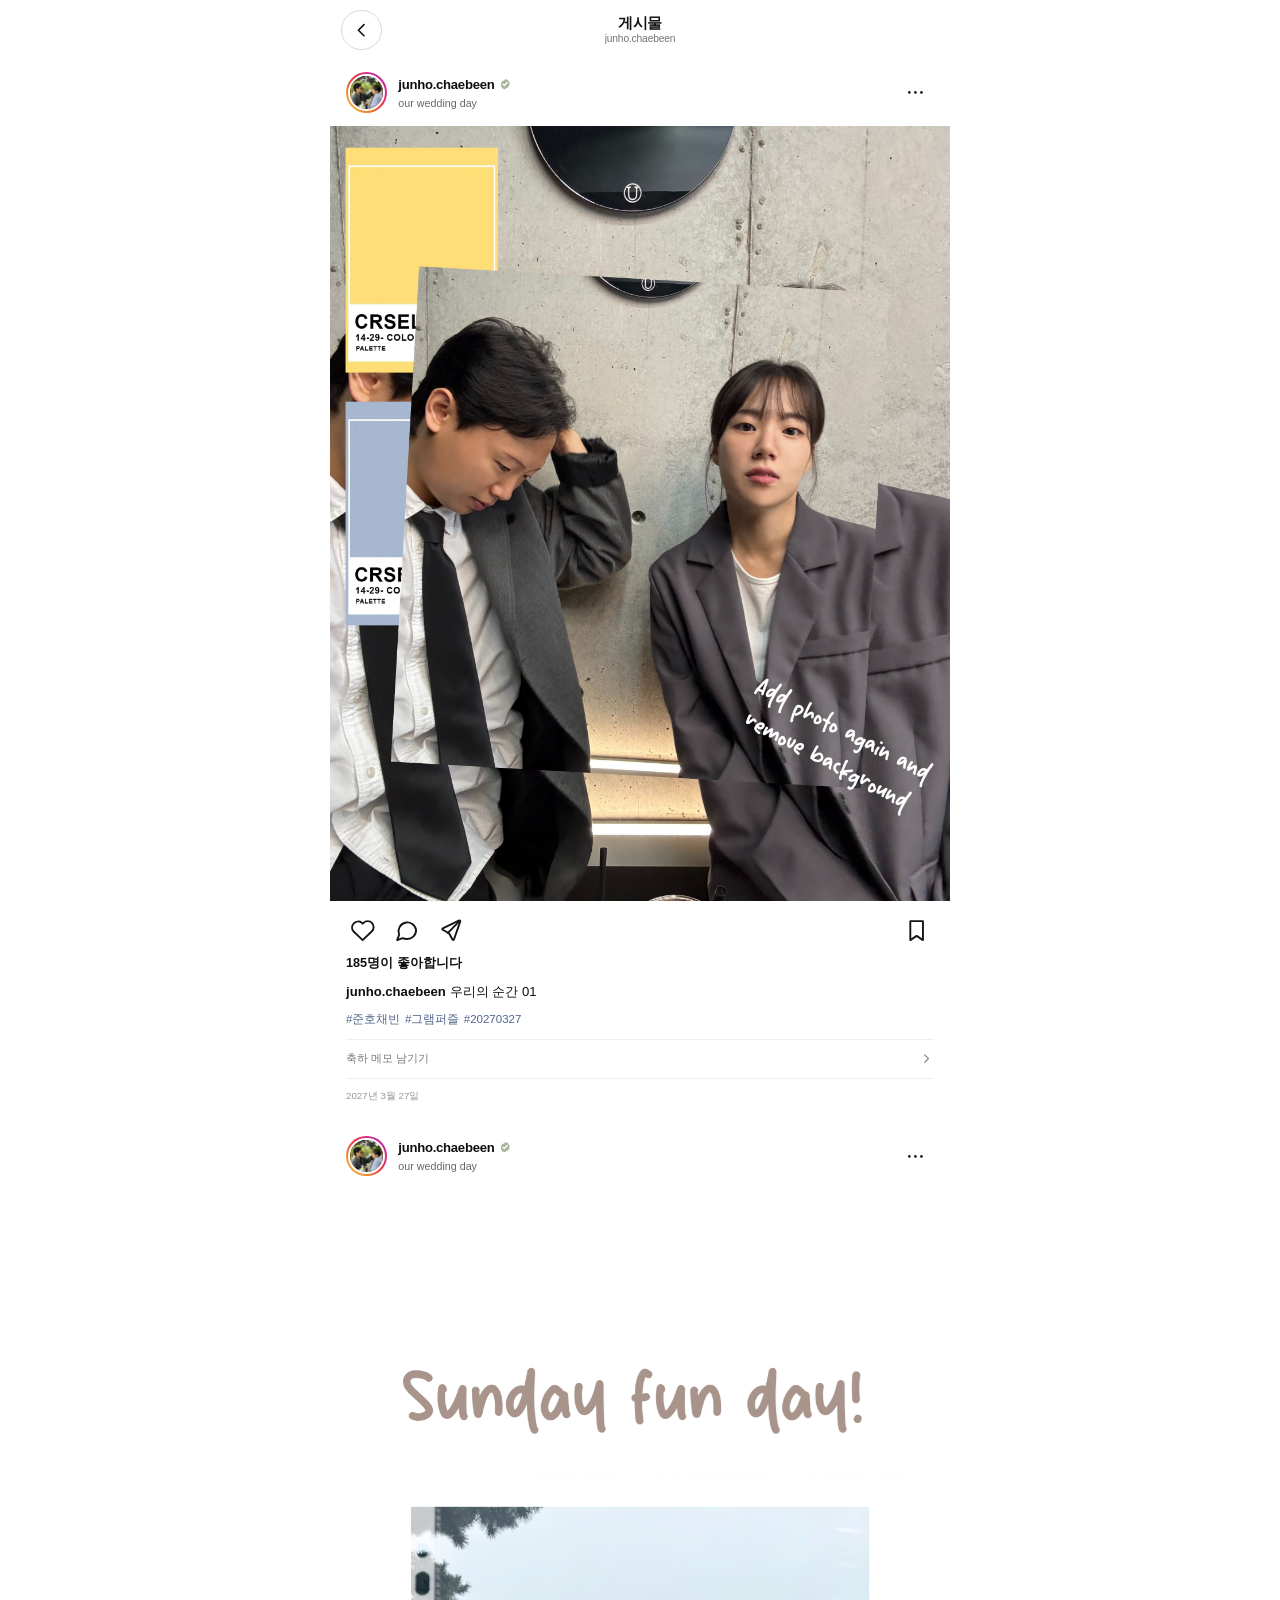
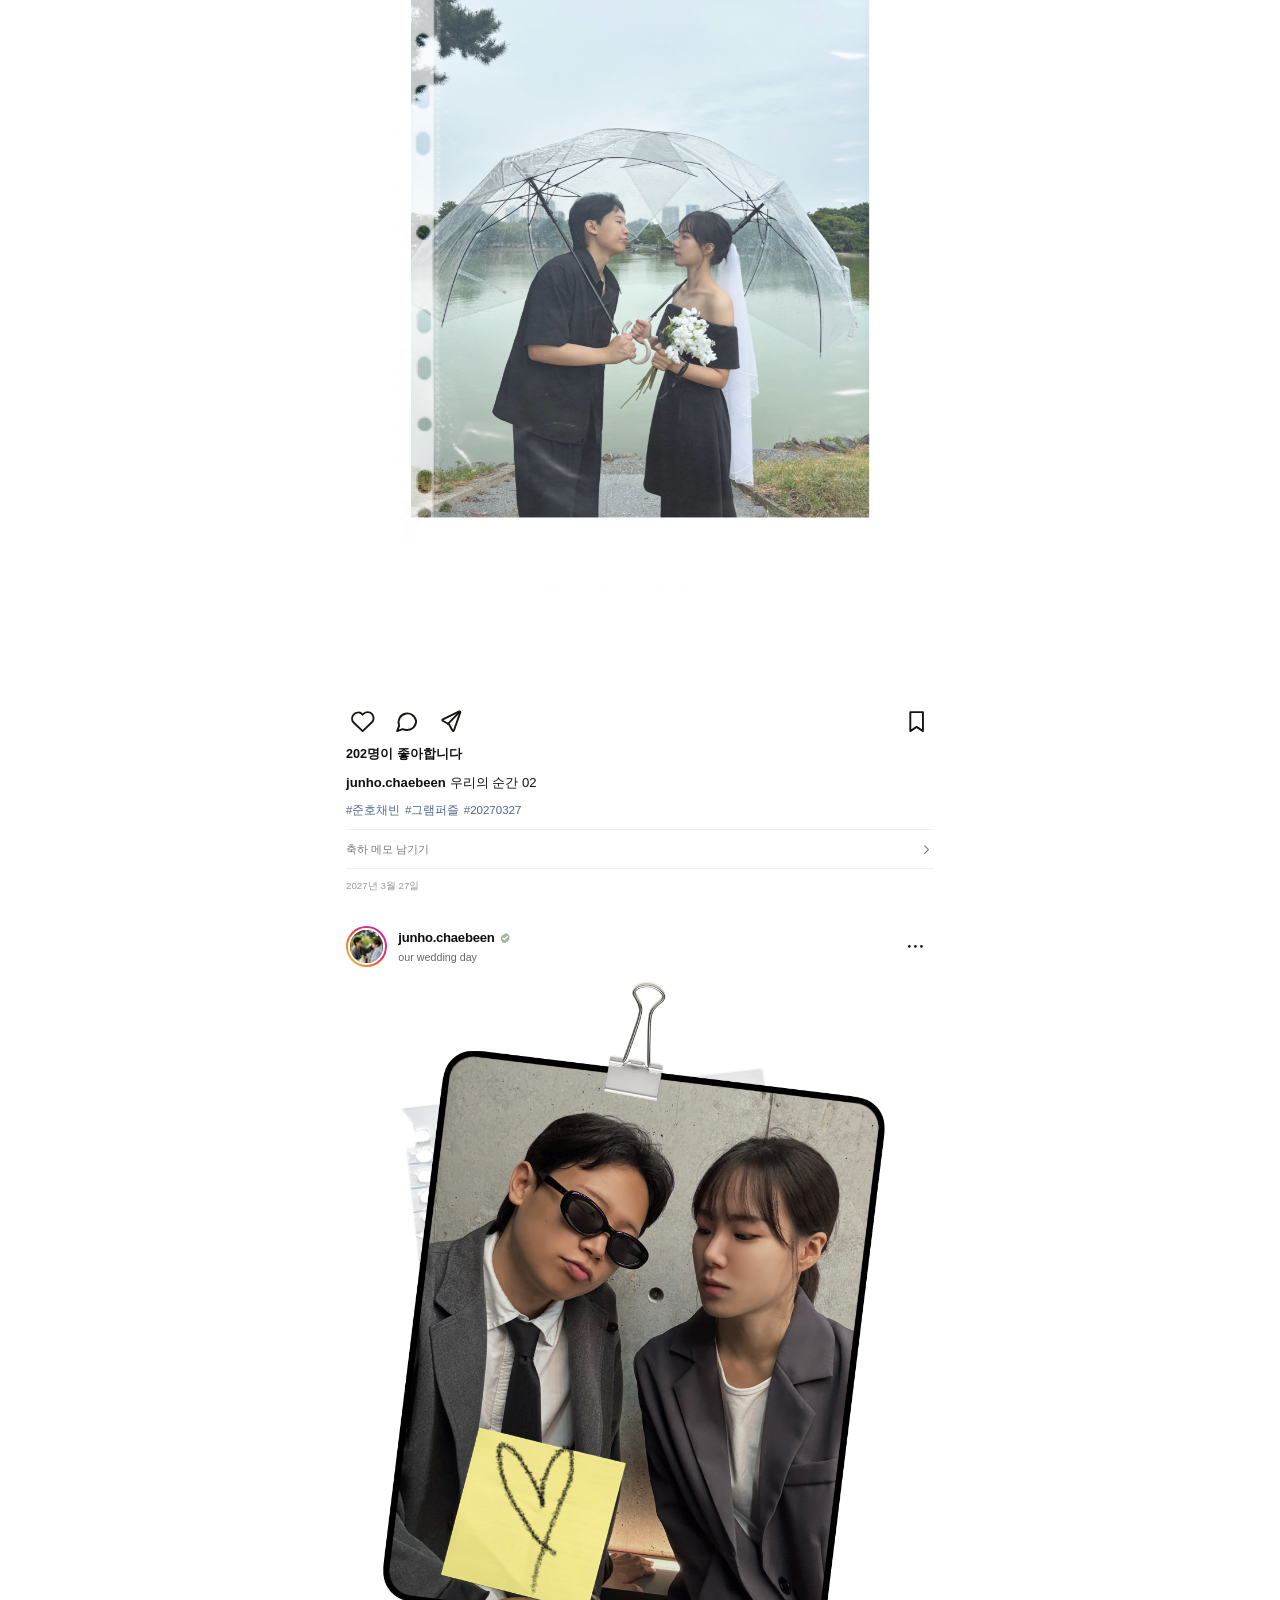
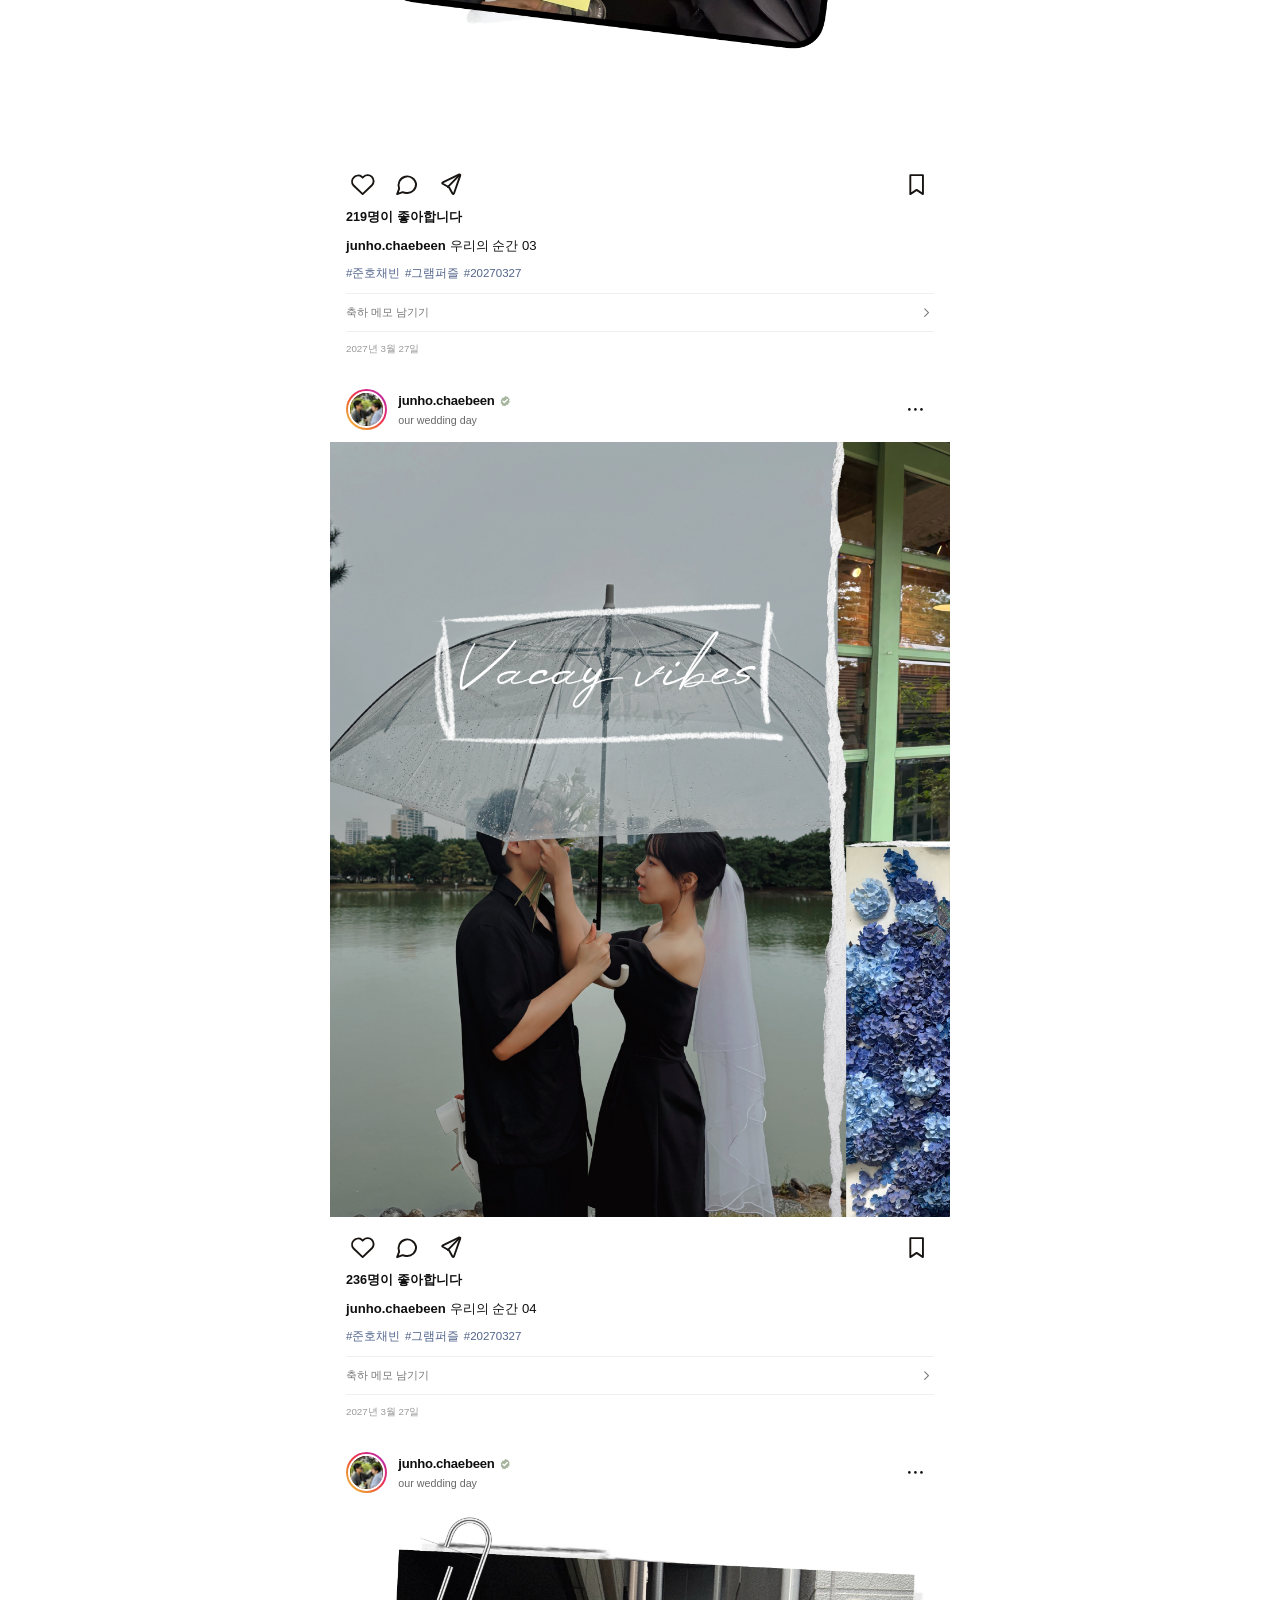
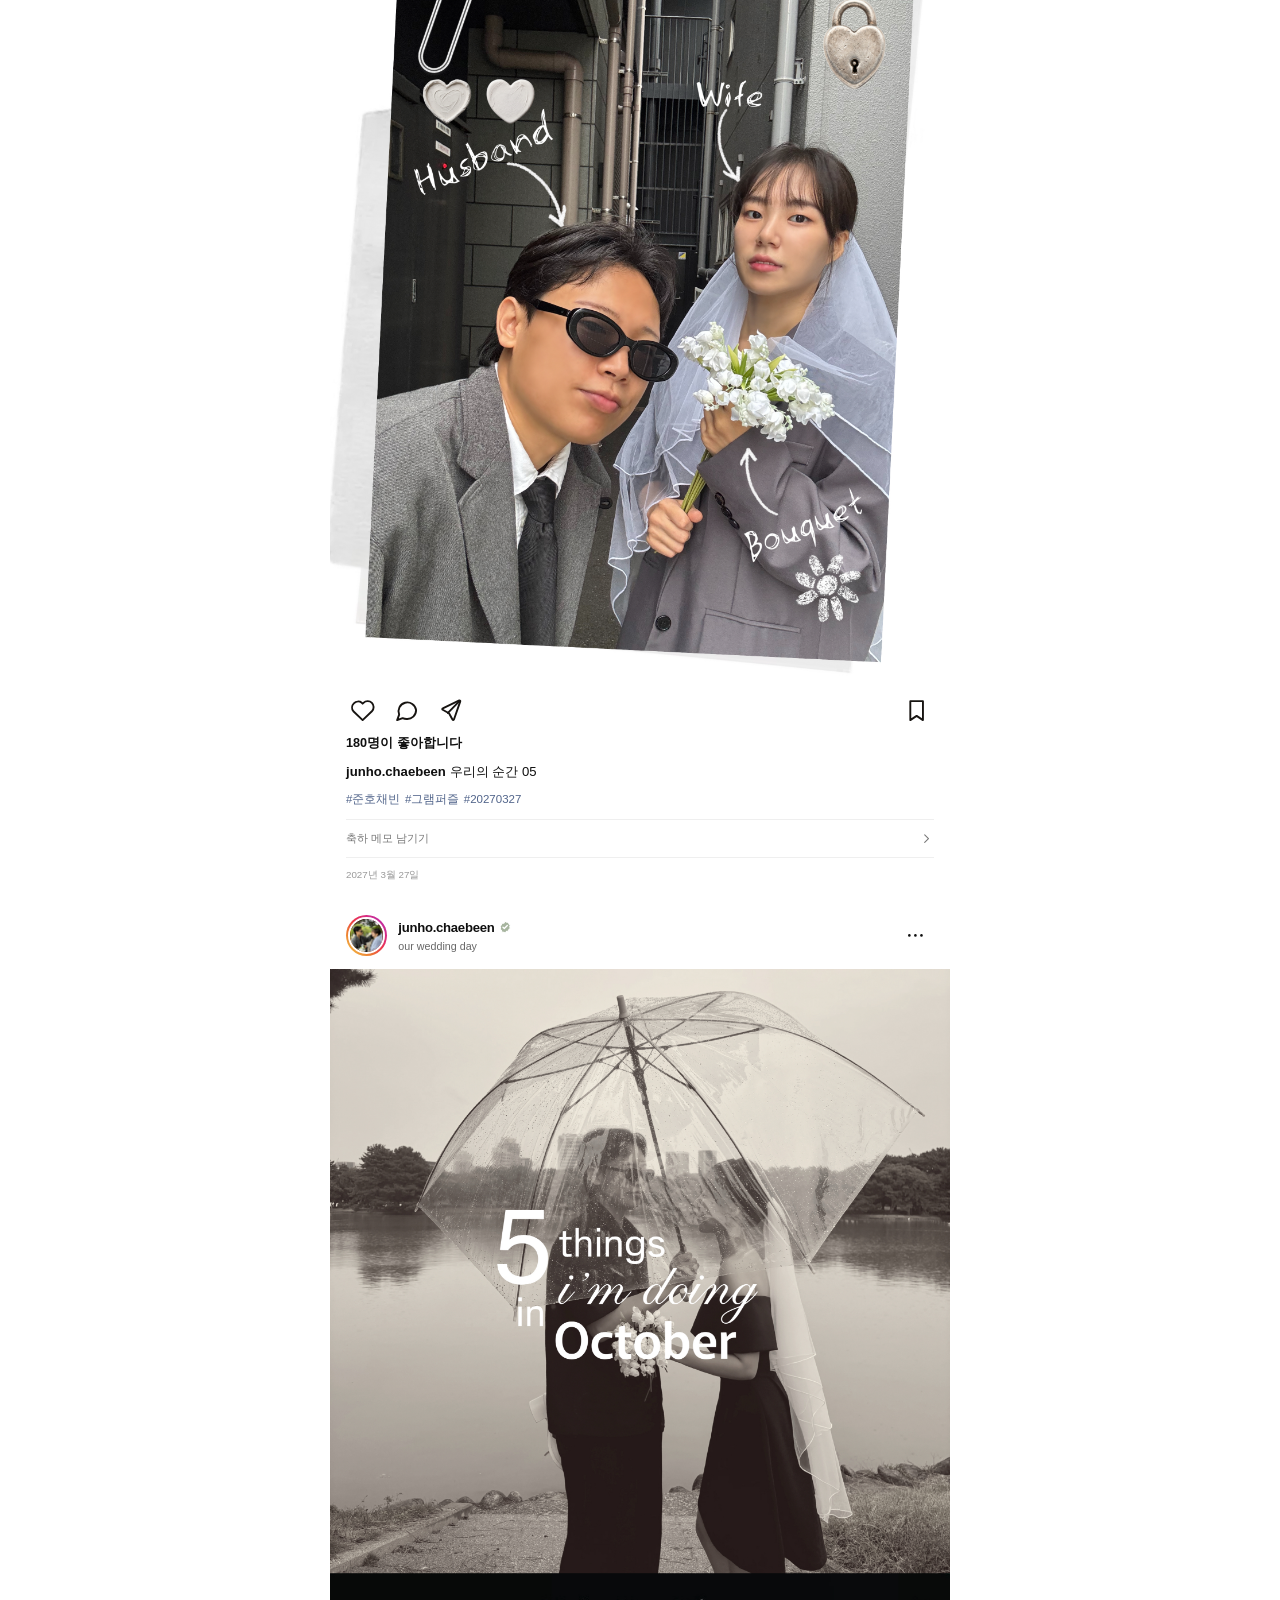
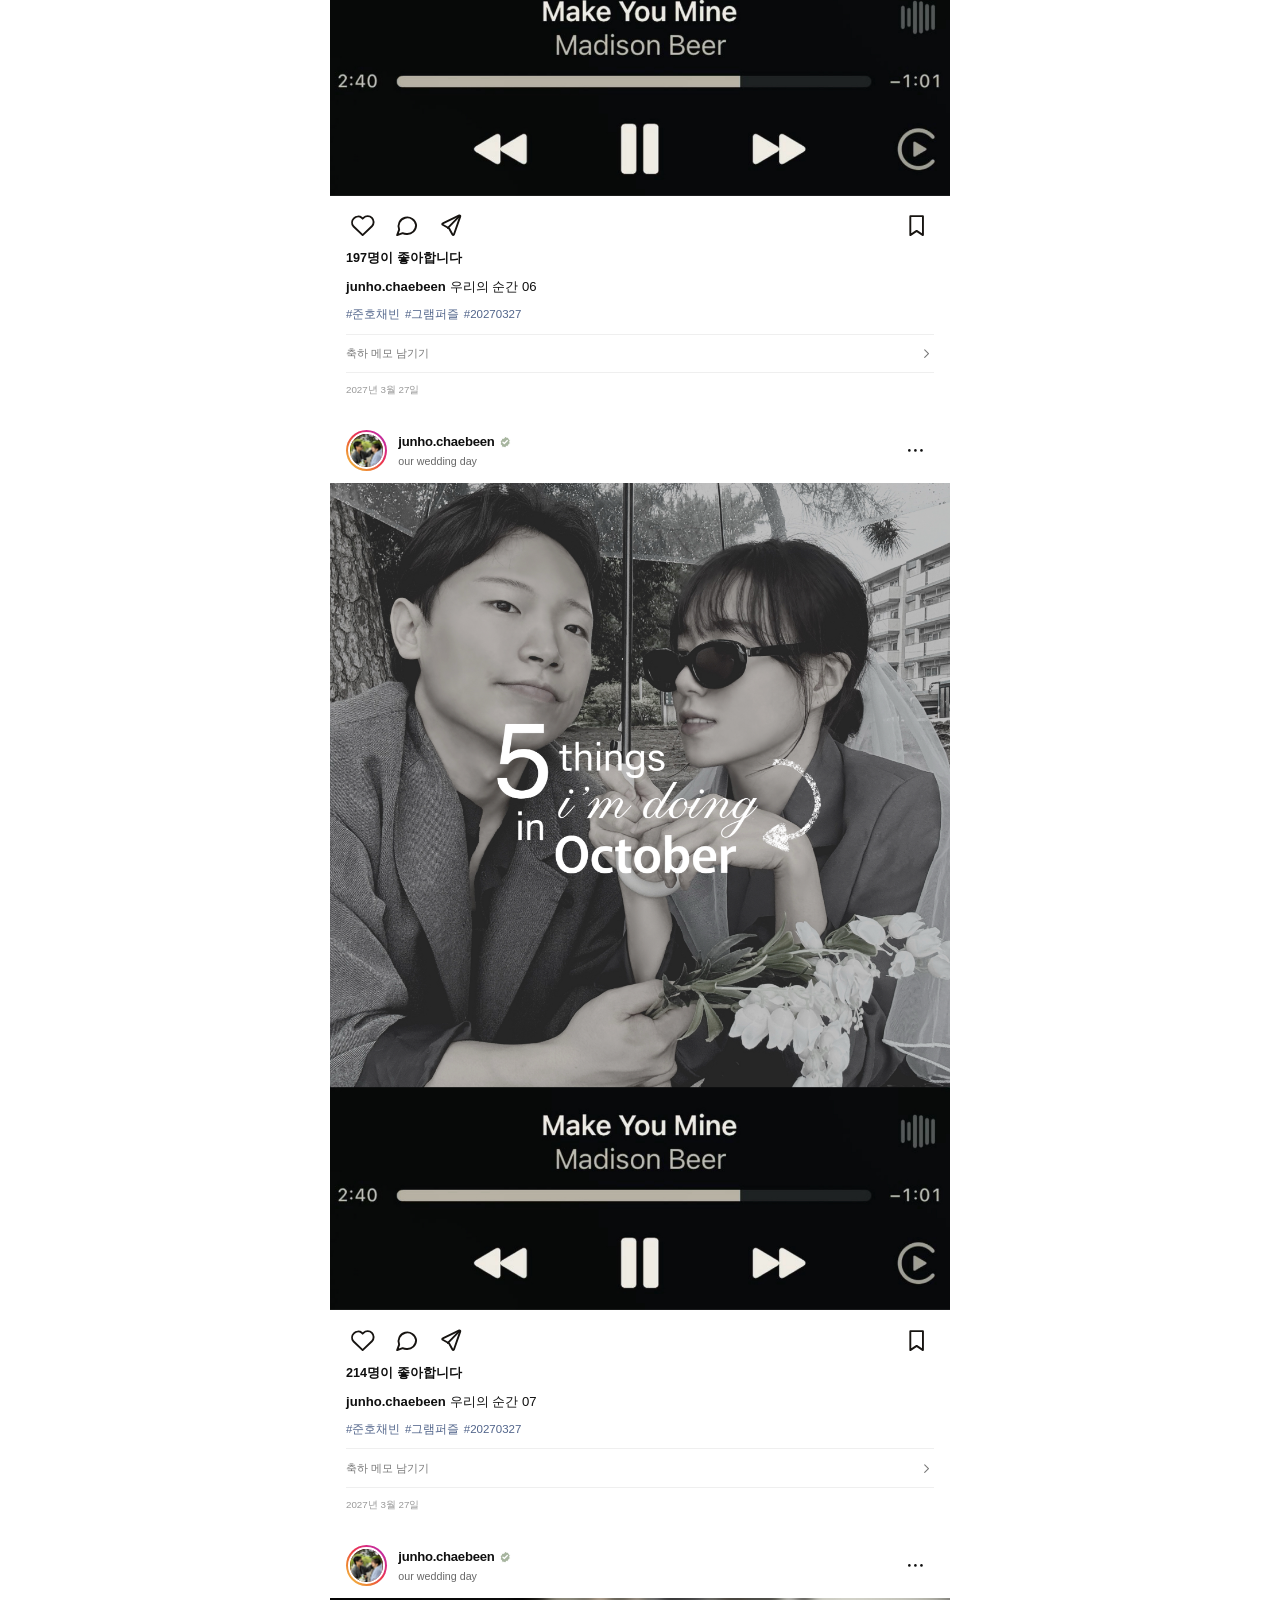
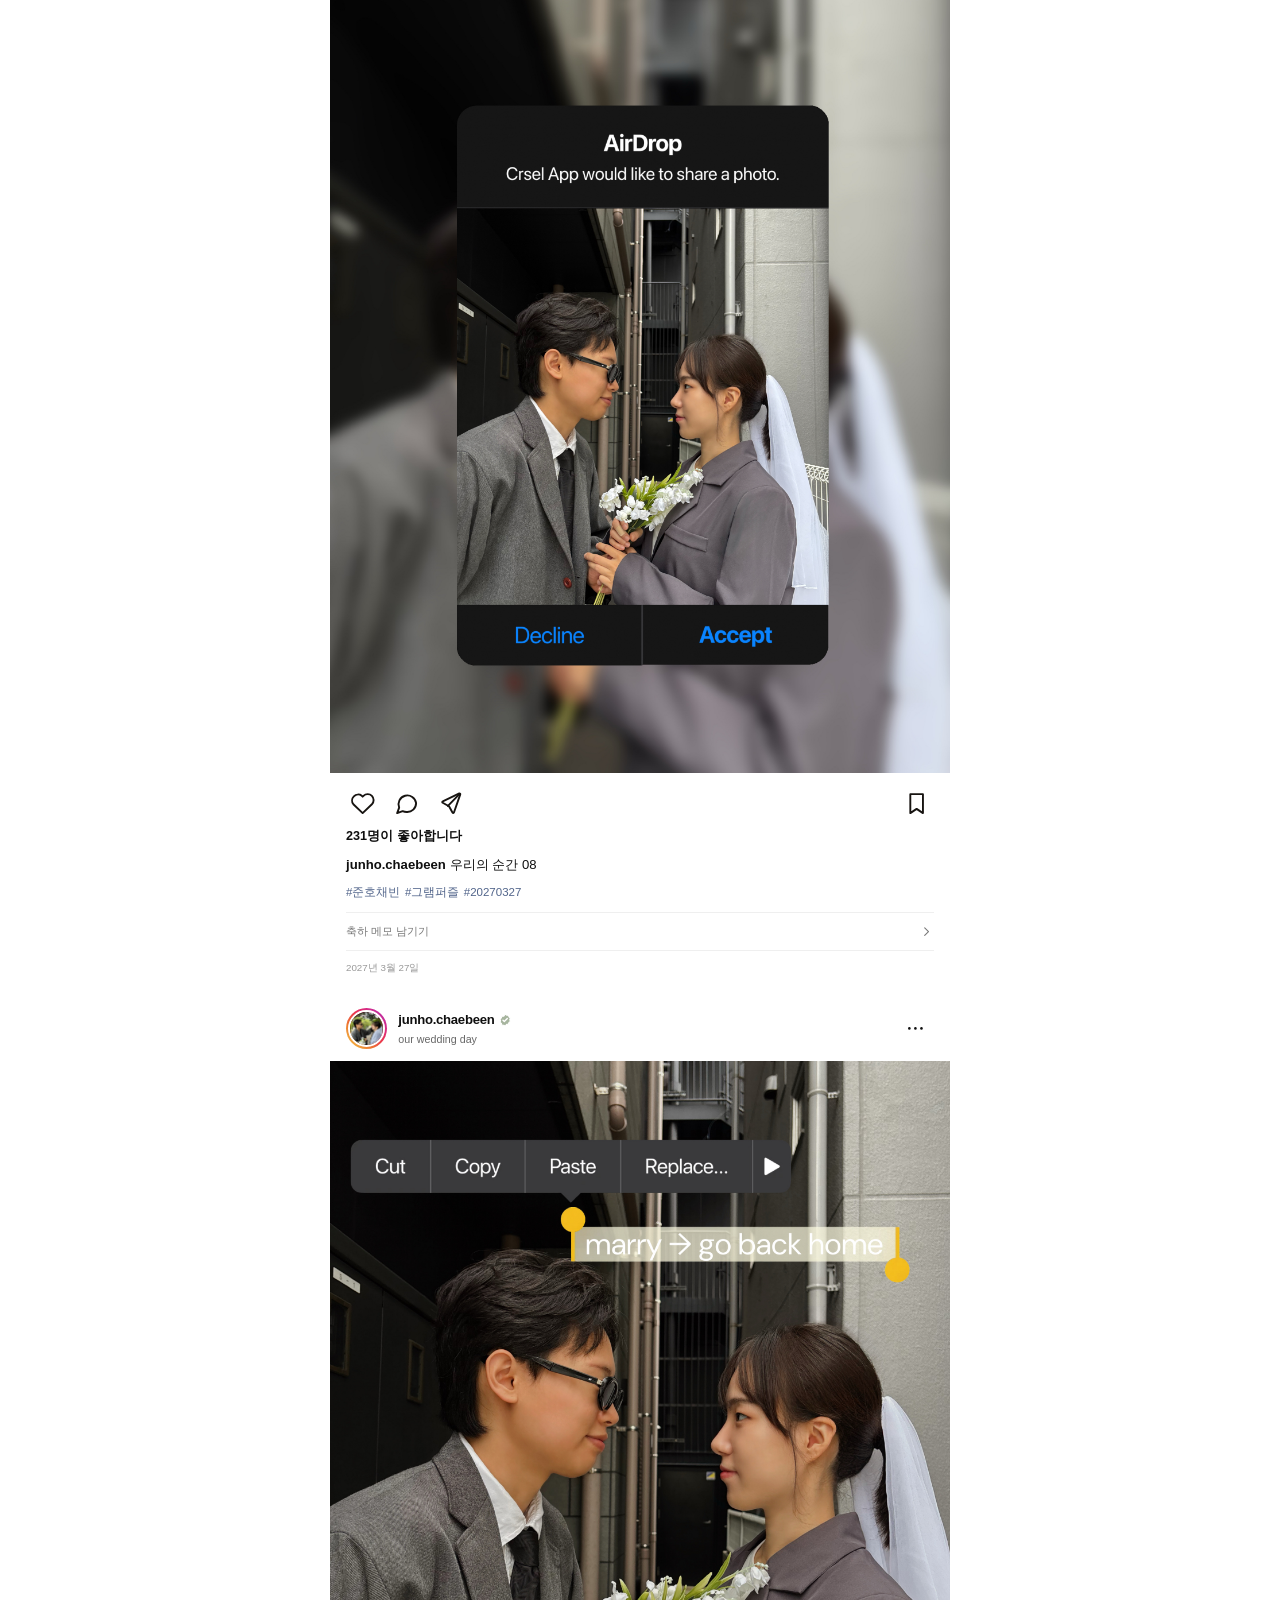
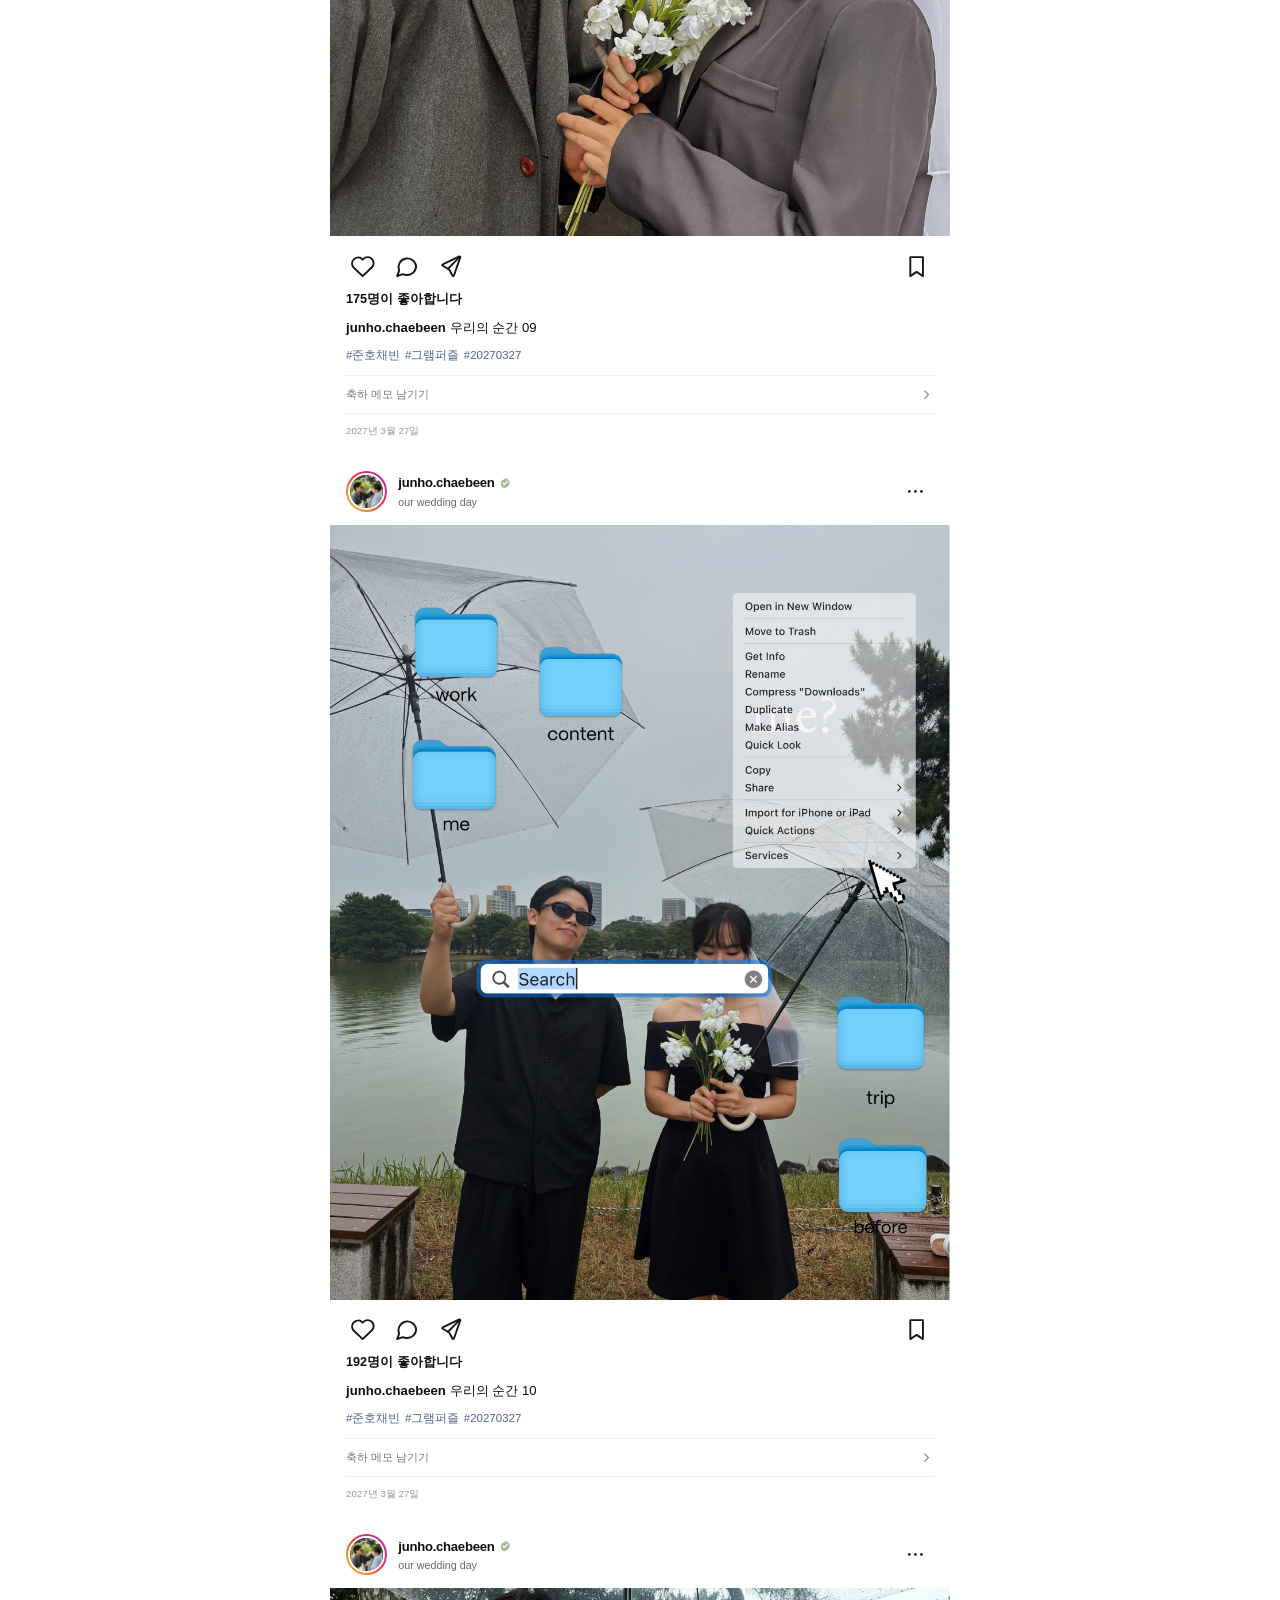
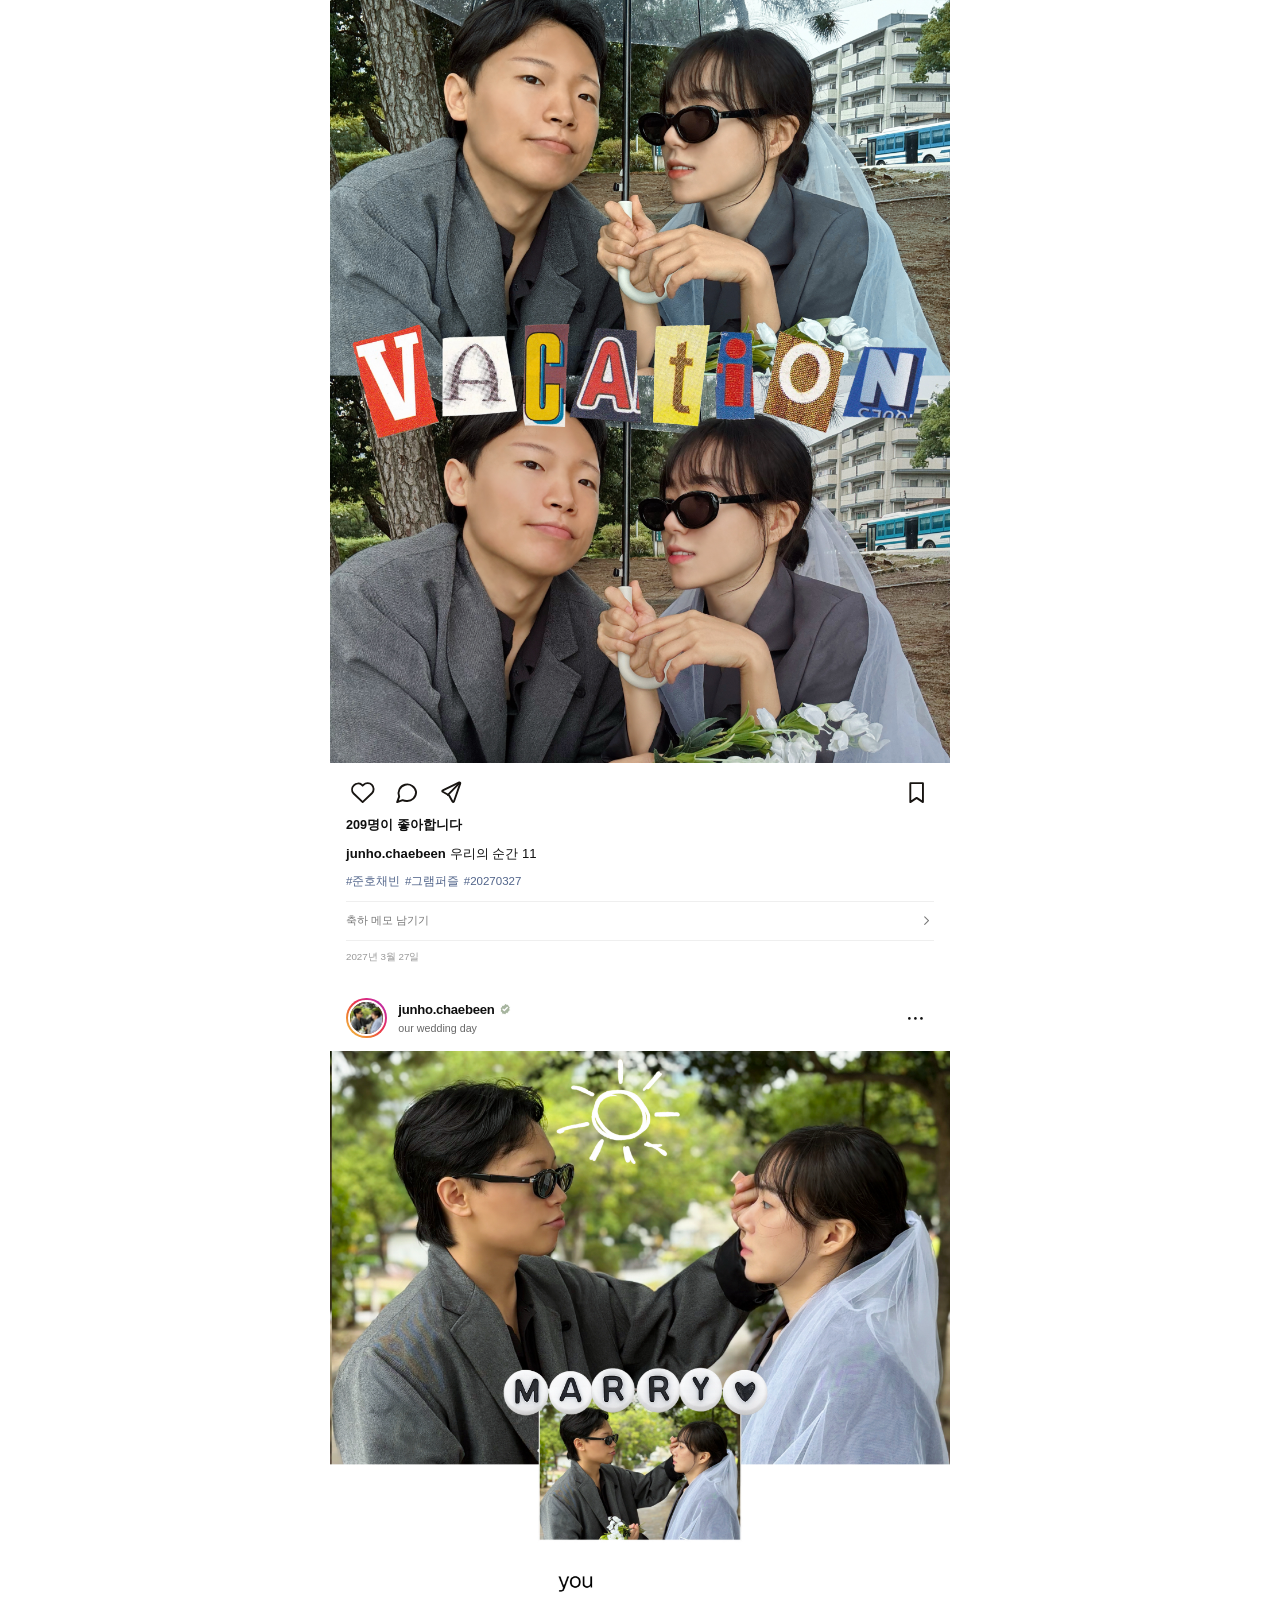
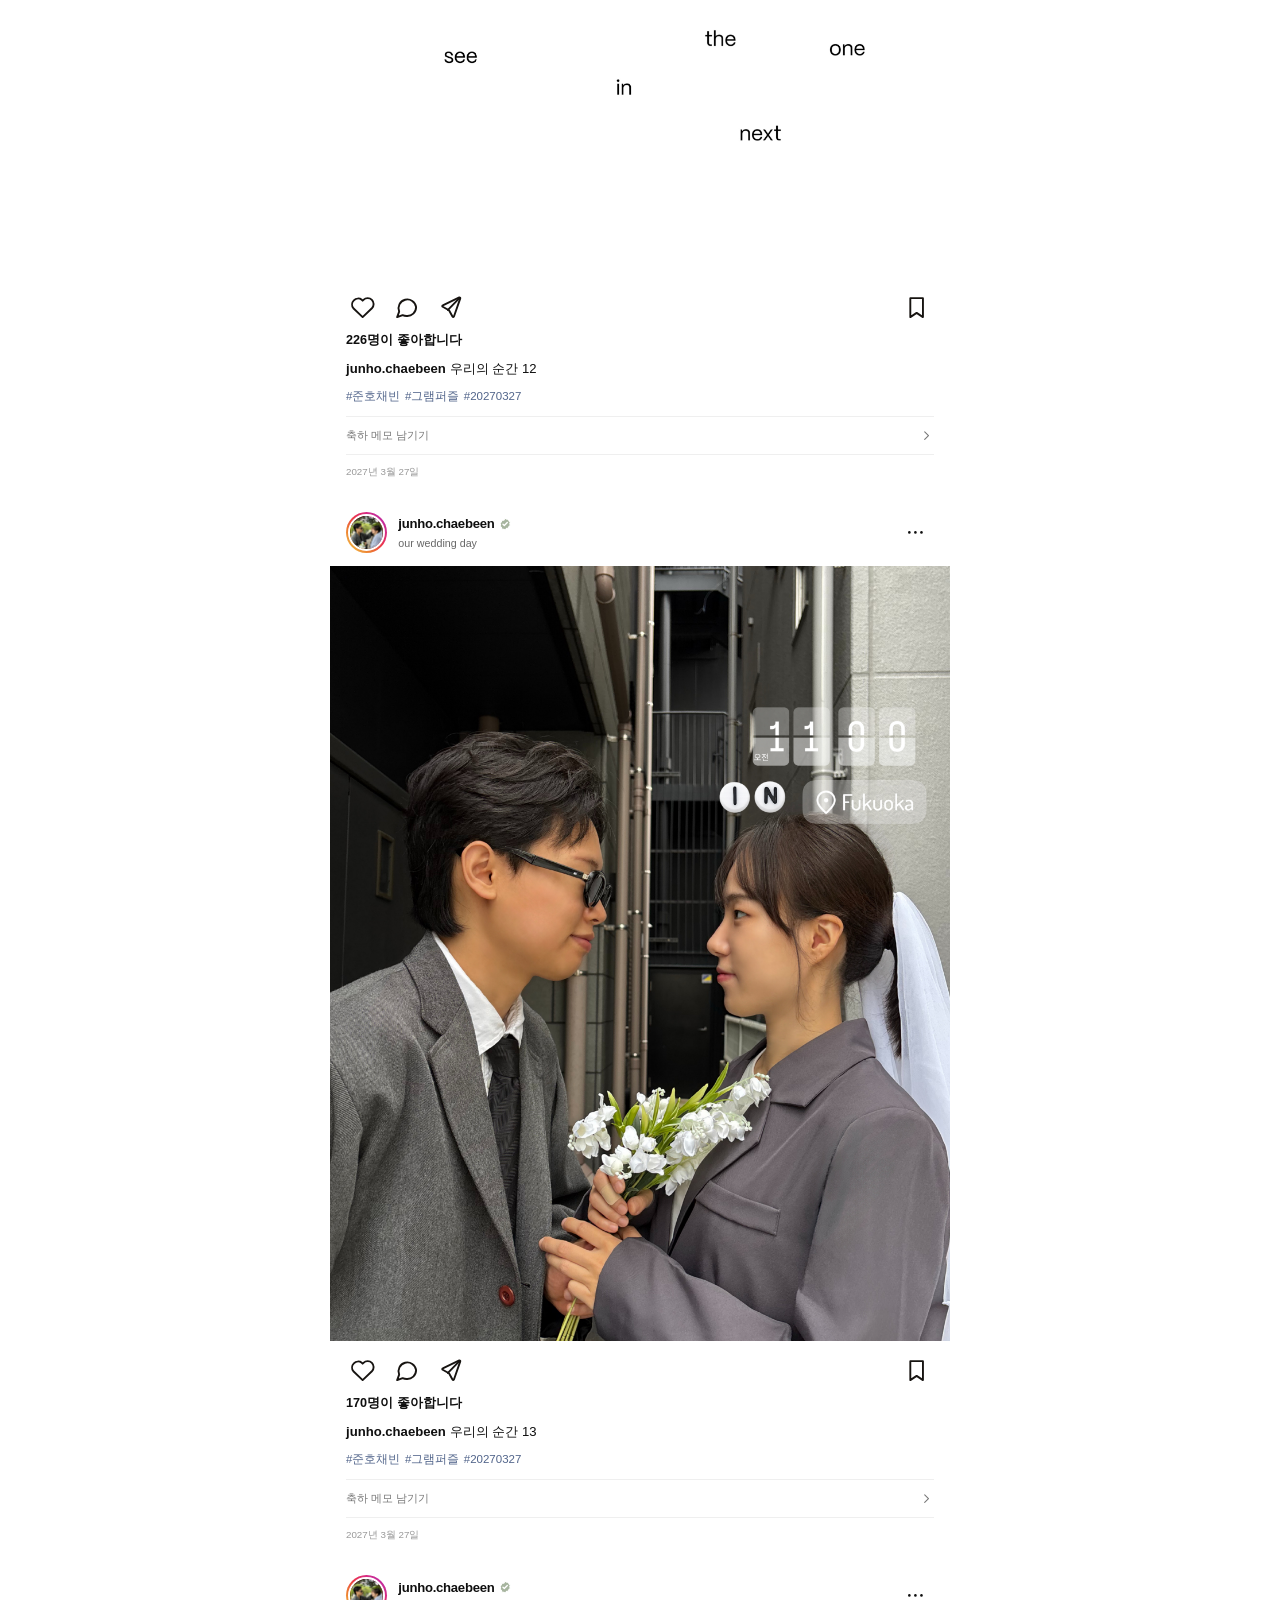
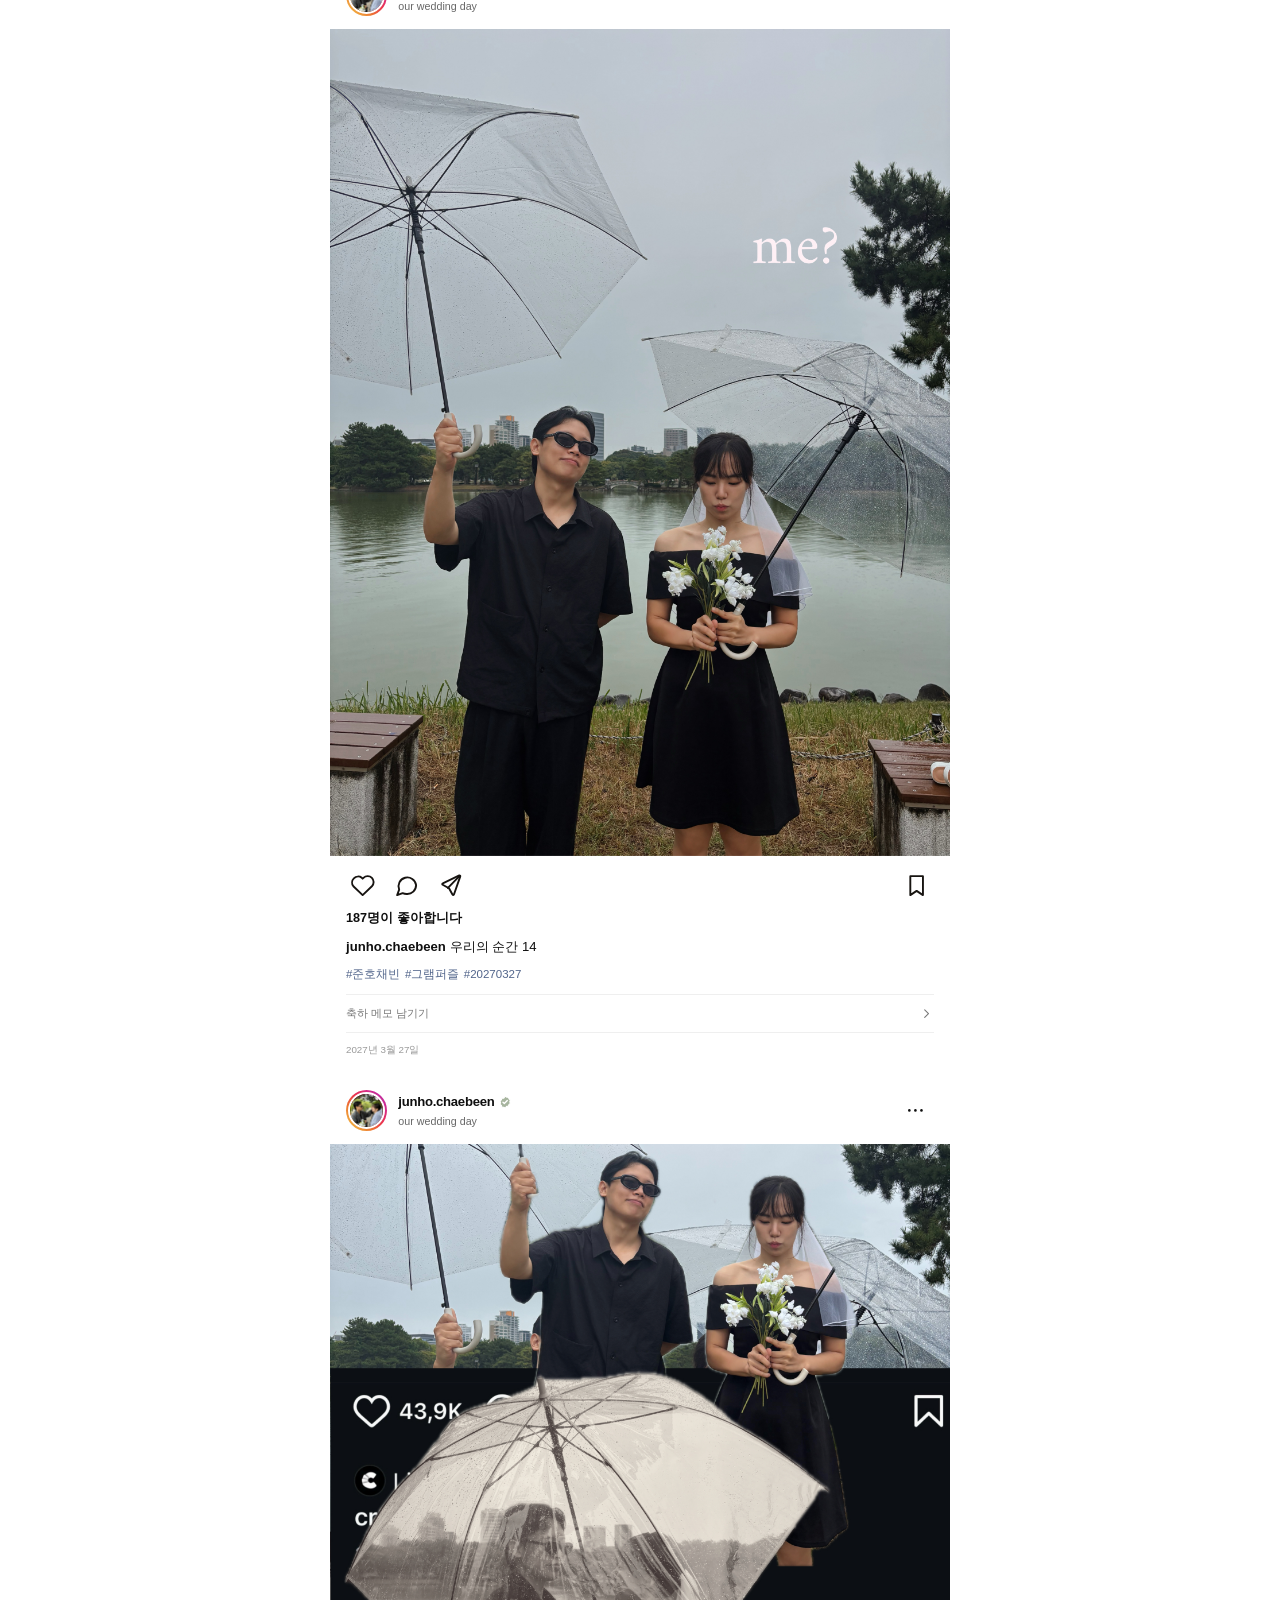
<file: post.html>
<!DOCTYPE html>
<html lang="ko">
<head>
  <meta charset="UTF-8">
  <meta name="viewport" content="width=device-width, initial-scale=1, maximum-scale=1, user-scalable=no, viewport-fit=cover">
  <meta name="theme-color" content="#ffffff">
  <meta name="description" content="junho.chaebeen의 웨딩 게시물 연속 피드">
  <title>junho.chaebeen · Wedding Feed</title>
  <link rel="icon" href="data:,">
  <link rel="preload" href="./images/slide_2%202.JPG" as="image">
  <link rel="stylesheet" href="./styles.css">
  <link rel="stylesheet" href="./post.css">
</head>
<body class="post-detail-body">
  <div class="post-detail-shell">
    <header class="post-detail-topbar">
      <button class="post-detail-topbar__button" type="button" id="postBackButton" aria-label="피드로 돌아가기">
        <svg viewBox="0 0 24 24" aria-hidden="true"><path d="m15 18-6-6 6-6"/></svg>
      </button>
      <div class="post-detail-topbar__heading">
        <div class="post-detail-topbar__title">게시물</div>
        <span>junho.chaebeen</span>
      </div>
      <span class="post-detail-topbar__spacer" aria-hidden="true"></span>
    </header>

    <main class="post-detail-main" id="postStream" aria-label="준호와 채빈의 웨딩 게시물">
      <div class="post-stream" id="postStreamList"></div>
    </main>
  </div>

  <div class="toast" id="postToast" role="status" aria-live="polite"></div>
  <script src="./feed-data.js"></script>
  <script src="./admin-store.js"></script>
  <script src="./feed-story.js"></script>
  <script src="./post.js"></script>
</body>
</html>
</file>
<file: styles.css>
@font-face {
  font-family: "Grand Hotel";
  src: url("./assets/grand-hotel.ttf") format("truetype");
  font-style: normal;
  font-weight: 400;
  font-display: swap;
}

:root {
  --paper: #fbfaf8;
  --paper-deep: #f2eee9;
  --ink: #171411;
  --muted: #77716a;
  --line: #e8e3dd;
  --blush: #d8b1a4;
  --blush-deep: #b96b70;
  --sage: #879177;
  --sage-deep: #56604e;
  --white: #ffffff;
  --story-ring-gradient: linear-gradient(
    225deg,
    #a62cbc 0%,
    #d92c83 27%,
    #ea334f 45%,
    #ed7931 68%,
    #f4cf4a 100%
  );
  --ui-sans: -apple-system, BlinkMacSystemFont, "Segoe UI", Roboto, "Helvetica Neue", Arial, sans-serif;
  --serif: var(--ui-sans);
  --sans: var(--ui-sans);
  --script: "Grand Hotel", "Brush Script MT", cursive;
  --ease: cubic-bezier(.22, .8, .2, 1);
  --shadow: 0 24px 80px rgba(63, 48, 39, .13);
}

* {
  box-sizing: border-box;
}

html {
  scroll-behavior: smooth;
  -webkit-text-size-adjust: 100%;
  touch-action: pan-x pan-y;
}

html.feed-modal-open,
html.feed-modal-open body {
  overflow: hidden;
  overscroll-behavior: none;
}

html.feed-modal-open body {
  padding-right: var(--feed-scrollbar-gap, 0px);
}

body {
  min-height: 100vh;
  margin: 0;
  color: var(--ink);
  background:
    radial-gradient(circle at 8% 25%, rgba(218, 192, 178, .55), transparent 27rem),
    radial-gradient(circle at 93% 68%, rgba(164, 175, 150, .45), transparent 30rem),
    #ded9d2;
  font-family: var(--sans);
  font-size: 14px;
  line-height: 1.5;
  -webkit-font-smoothing: antialiased;
  touch-action: pan-x pan-y;
}

button,
input,
textarea {
  font: inherit;
}

button,
a {
  -webkit-tap-highlight-color: transparent;
}

button {
  color: inherit;
}

button:not(:disabled) {
  cursor: pointer;
}

button:focus-visible,
a:focus-visible,
input:focus-visible,
textarea:focus-visible {
  outline: 2px solid var(--blush-deep);
  outline-offset: 3px;
}

img {
  display: block;
  max-width: 100%;
}

svg {
  display: block;
  width: 1.5rem;
  height: 1.5rem;
  fill: none;
  stroke: currentColor;
  stroke-width: 1.7;
  stroke-linecap: round;
  stroke-linejoin: round;
}

.sr-only {
  position: absolute;
  width: 1px;
  height: 1px;
  padding: 0;
  margin: -1px;
  overflow: hidden;
  clip: rect(0, 0, 0, 0);
  white-space: nowrap;
  border: 0;
}

.ambient {
  position: fixed;
  z-index: -1;
  width: 26rem;
  height: 26rem;
  border: 1px solid rgba(255, 255, 255, .45);
  border-radius: 50%;
  pointer-events: none;
}

.ambient::before,
.ambient::after {
  position: absolute;
  inset: 12%;
  border: 1px solid rgba(255, 255, 255, .42);
  border-radius: inherit;
  content: "";
}

.ambient::after {
  inset: 28%;
}

.ambient--one {
  top: 12vh;
  left: -12rem;
}

.ambient--two {
  right: -12rem;
  bottom: 8vh;
}

.app-shell {
  position: relative;
  width: min(100%, 540px);
  min-height: 100vh;
  margin: 0 auto;
  overflow: hidden;
  background: var(--paper);
  box-shadow: var(--shadow);
}

.topbar {
  position: sticky;
  z-index: 50;
  top: 0;
  display: flex;
  align-items: center;
  justify-content: center;
  height: 64px;
  padding: env(safe-area-inset-top) 12px 0;
  background: rgba(255, 255, 255, .92);
  border-bottom: 1px solid rgba(15, 15, 15, .035);
  backdrop-filter: blur(18px);
  -webkit-backdrop-filter: blur(18px);
}

.topbar__add {
  position: absolute;
  left: 17px;
}

.topbar__actions {
  position: absolute;
  right: 20px;
  display: flex;
  align-items: center;
  gap: .55rem;
}

.topbar__icon {
  display: grid;
  width: 2.55rem;
  height: 2.55rem;
  padding: 0;
  place-items: center;
  color: var(--ink);
  background: transparent;
  border: 0;
  border-radius: 50%;
  transition: background .2s ease, transform .2s ease;
  position: relative;
}

.topbar__icon:hover {
  background: rgba(23, 20, 17, .055);
}

.topbar__icon:active {
  transform: scale(.9);
}

.topbar__icon svg {
  width: 1.45rem;
  height: 1.45rem;
  stroke-width: 1.8;
}

.topbar .topbar__add {
  position: absolute;
  left: 17px;
}

.topbar__add svg {
  stroke-width: 2.2;
}

.instagram-wordmark {
  color: #050505;
  font-family: "Grand Hotel", "Brush Script MT", cursive;
  font-size: 2rem;
  font-weight: 400;
  letter-spacing: -.035em;
  line-height: 1;
  text-decoration: none;
  transform: translateY(-2px);
}

.topbar__create {
  margin-right: 0;
}

.topbar__create svg {
  width: 1.15rem;
  height: 1.65rem;
  stroke-width: 2.15;
}

.topbar__badge {
  position: absolute;
  top: .48rem;
  right: .48rem;
  width: .45rem;
  height: .45rem;
  background: #ed4956;
  border: 1.5px solid white;
  border-radius: 50%;
}

.topbar__icon.is-liked .heart-icon {
  color: #cf4554;
  fill: #cf4554;
}

.icon-button {
  display: inline-grid;
  width: 2.65rem;
  height: 2.65rem;
  padding: 0;
  place-items: center;
  background: transparent;
  border: 0;
  border-radius: 50%;
  cursor: pointer;
  transition: background .2s ease, transform .2s ease;
}

.icon-button:hover {
  background: rgba(23, 20, 17, .05);
}

.icon-button:active {
  transform: scale(.92);
}

.wordmark {
  display: flex;
  align-items: center;
  justify-content: center;
  gap: .28rem;
  width: fit-content;
  margin: auto;
  color: var(--ink);
  text-decoration: none;
}

.wordmark__initial {
  font-family: var(--serif);
  font-size: 1.08rem;
  font-weight: 400;
  letter-spacing: .02em;
}

.wordmark__amp {
  font-family: var(--serif);
  font-size: .74rem;
  font-style: italic;
  opacity: .7;
}

.wordmark--handle {
  gap: 0;
}

.wordmark__handle {
  font-family: var(--script);
  font-size: clamp(1.08rem, 4.6vw, 1.35rem);
  font-weight: 400;
  letter-spacing: -.015em;
  line-height: 1.1;
}

.story-rail {
  display: flex;
  gap: 1.05rem;
  min-height: 8.05rem;
  padding: 1.05rem 1.2rem .95rem;
  overflow-x: auto;
  background: var(--white);
  scrollbar-width: none;
  scroll-snap-type: x proximity;
}

.story-rail::-webkit-scrollbar {
  display: none;
}

.story {
  display: flex;
  flex: 0 0 4.45rem;
  flex-direction: column;
  align-items: center;
  gap: .48rem;
  padding: 0;
  background: transparent;
  border: 0;
  cursor: pointer;
  scroll-snap-align: start;
}

.story__ring {
  position: relative;
  display: grid;
  width: 4.42rem;
  height: 4.42rem;
  padding: 3px;
  place-items: center;
  background: var(--story-ring-gradient);
  border-radius: 50%;
  transition: transform .25s var(--ease);
}

.story:hover .story__ring {
  transform: translateY(-3px) scale(1.02);
}

.story__ring::after {
  position: absolute;
  inset: 3px;
  background: var(--paper);
  border-radius: 50%;
  content: "";
}

.story__image {
  position: relative;
  z-index: 1;
  width: 3.82rem;
  height: 3.82rem;
  object-fit: cover;
  border: 2px solid var(--paper);
  border-radius: 50%;
}

.story__image--monogram {
  display: flex;
  align-items: center;
  justify-content: center;
  gap: .06rem;
  color: #fff;
  background:
    linear-gradient(rgba(45, 43, 36, .22), rgba(45, 43, 36, .22)),
    url("./assets/hero.jpg") center 38% / cover;
  font-family: var(--serif);
  font-size: .76rem;
  letter-spacing: -.04em;
}

.story__image--monogram span {
  font-style: italic;
  opacity: .82;
}

.story__image--date {
  display: flex;
  flex-direction: column;
  align-items: center;
  justify-content: center;
  gap: .08rem;
  color: #f8f7f1;
  background:
    radial-gradient(circle at 68% 24%, rgba(205, 220, 148, .18), transparent 38%),
    #20221c;
  box-shadow: inset 0 0 0 1px rgba(255, 255, 255, .08);
}

.story__image--date strong {
  font-family: var(--sans);
  font-size: .78rem;
  font-weight: 800;
  line-height: 1;
  letter-spacing: -.055em;
  white-space: nowrap;
}

.story__image--date small {
  font-size: .3rem;
  font-weight: 800;
  line-height: 1.2;
  letter-spacing: .11em;
  white-space: nowrap;
}

.story__label {
  max-width: 5.2rem;
  overflow: hidden;
  color: #0f0f0f;
  font-family: -apple-system, BlinkMacSystemFont, "Segoe UI", Roboto, "Helvetica Neue", Arial, sans-serif;
  font-size: .72rem;
  font-weight: 500;
  letter-spacing: -.025em;
  line-height: 1.35;
  text-align: center;
  text-overflow: ellipsis;
  white-space: nowrap;
}

.story--account {
  margin-left: .03rem;
}

.story--account .story__ring {
  background: var(--story-ring-gradient);
}

.story--date .story__ring {
  background: conic-gradient(
    #b8d269 0deg,
    #d4e295 var(--dday-progress, 0deg),
    #e4e4dd var(--dday-progress, 0deg),
    #e4e4dd 360deg
  );
  transition: background .4s ease;
}

.story--date .story__ring::after {
  background: var(--paper);
}

.story--dday .story__label {
  color: var(--ink);
  font-size: .66rem;
  font-weight: 800;
  letter-spacing: .06em;
}

.post {
  background: var(--white);
}

.post__header {
  display: flex;
  align-items: center;
  gap: .7rem;
  padding: .72rem .9rem .68rem;
}

.avatar {
  width: 2.4rem;
  height: 2.4rem;
  padding: 2px;
  background: var(--story-ring-gradient);
  border: 0;
  border-radius: 50%;
  cursor: pointer;
}

.avatar img {
  width: 100%;
  height: 100%;
  object-fit: cover;
  border: 2px solid white;
  border-radius: 50%;
}

.post__identity {
  min-width: 0;
  flex: 1;
}

.account {
  display: flex;
  align-items: center;
  gap: .24rem;
  font-size: .8rem;
  font-weight: 700;
  letter-spacing: -.015em;
}

.account-button {
  width: fit-content;
  padding: 0;
  color: var(--ink);
  background: transparent;
  border: 0;
  cursor: pointer;
  text-align: left;
}

.account-button:hover .verified {
  transform: rotate(12deg) scale(1.08);
}

.account-button .verified {
  transition: transform .25s var(--ease);
}

.verified {
  width: .88rem;
  height: .88rem;
  fill: #a7b59f;
  stroke: white;
  stroke-width: 1.9;
}

.verified__check {
  fill: none;
  stroke: white;
  stroke-width: 2.2;
}

.location-line {
  display: flex;
  align-items: center;
  gap: .16rem;
  margin-top: .06rem;
  color: var(--muted);
  font-size: .66rem;
}

.location-line svg {
  width: .7rem;
  height: .7rem;
  stroke-width: 1.8;
}

.post__more {
  display: grid;
  width: 2rem;
  height: 2rem;
  padding: 0;
  place-items: center;
  background: transparent;
  border: 0;
  cursor: pointer;
}

.post__more svg {
  width: 1.2rem;
  height: 1.2rem;
}

.carousel {
  position: relative;
  overflow: hidden;
  background: #d8d2cb;
  cursor: pointer;
  touch-action: pan-y;
  user-select: none;
}

.carousel__track {
  display: flex;
  transition: transform .55s var(--ease);
  will-change: transform;
}

.carousel__slide {
  position: relative;
  flex: 0 0 100%;
  aspect-ratio: 4 / 5;
  overflow: hidden;
  background: #d8d2cb;
}

.carousel__image {
  width: 100%;
  height: 100%;
  object-fit: cover;
  pointer-events: none;
}

.carousel__slide:nth-child(2) .carousel__image {
  object-position: center;
}

.cover-slide__shade {
  position: absolute;
  inset: 0;
  background:
    linear-gradient(180deg, rgba(23, 20, 17, .03) 25%, rgba(23, 20, 17, .08) 48%, rgba(23, 20, 17, .72) 100%),
    linear-gradient(90deg, rgba(20, 18, 15, .12), transparent 50%);
}

.cover-copy {
  position: absolute;
  right: 1.5rem;
  bottom: 1.6rem;
  left: 1.5rem;
  color: white;
  text-align: center;
}

.eyebrow,
.mono-label {
  display: block;
  font-size: .58rem;
  font-weight: 700;
  letter-spacing: .22em;
}

.eyebrow {
  opacity: .85;
}

.cover-copy h1 {
  display: flex;
  align-items: baseline;
  justify-content: center;
  gap: .34rem;
  margin: .55rem 0 .75rem;
  font-family: var(--serif);
  max-width: 100%;
  font-size: clamp(2.35rem, 9.7vw, 3.7rem);
  font-weight: 400;
  line-height: .95;
  letter-spacing: -.075em;
  white-space: nowrap;
  text-shadow: 0 2px 24px rgba(20, 15, 12, .18);
}

.cover-copy h1 span:last-child {
  font-style: italic;
}

.cover-copy h1 i {
  font-size: .42em;
  font-weight: 400;
  letter-spacing: 0;
  opacity: .85;
}

.cover-copy__date {
  display: flex;
  align-items: center;
  justify-content: center;
  gap: .55rem;
  padding: .62rem 0 .55rem;
  border-top: 1px solid rgba(255, 255, 255, .55);
  border-bottom: 1px solid rgba(255, 255, 255, .55);
  font-size: .67rem;
  font-weight: 600;
  letter-spacing: .13em;
}

.cover-copy__date b {
  font-family: var(--serif);
  font-size: 1.22rem;
  font-weight: 400;
  letter-spacing: .04em;
}

.cover-copy p {
  margin: .68rem 0 0;
  font-size: .57rem;
  letter-spacing: .18em;
}

.photo-stamp {
  position: absolute;
  top: 1.2rem;
  right: 1.15rem;
  padding: .4rem .1rem;
  color: white;
  border-top: 1px solid rgba(255, 255, 255, .75);
  border-bottom: 1px solid rgba(255, 255, 255, .75);
  font-family: var(--serif);
  font-size: .7rem;
  letter-spacing: .08em;
}

.slide-note {
  position: absolute;
  bottom: 1.4rem;
  left: 1.35rem;
  display: flex;
  flex-direction: column;
  color: white;
  text-shadow: 0 1px 20px rgba(0, 0, 0, .25);
}

.slide-note::before {
  position: absolute;
  z-index: -1;
  inset: -4rem -4rem -3rem -4rem;
  background: radial-gradient(ellipse at left bottom, rgba(20, 17, 15, .5), transparent 70%);
  content: "";
}

.slide-note--right {
  right: 1.35rem;
  left: auto;
  text-align: right;
}

.slide-note small {
  margin-bottom: .4rem;
  font-size: .58rem;
  font-weight: 700;
  letter-spacing: .22em;
}

.slide-note strong {
  font-family: var(--serif);
  font-size: 1.82rem;
  font-weight: 400;
  line-height: 1.18;
}

.slide-note span {
  margin-top: .55rem;
  font-size: .63rem;
  letter-spacing: .08em;
}

.carousel__arrow {
  position: absolute;
  z-index: 3;
  top: 50%;
  display: grid;
  width: 2.1rem;
  height: 2.1rem;
  padding: 0;
  place-items: center;
  color: white;
  background: rgba(18, 16, 14, .34);
  border: 0;
  border-radius: 50%;
  cursor: pointer;
  opacity: .88;
  transform: translateY(-50%);
  transition: opacity .2s, background .2s;
}

.carousel__arrow:hover {
  background: rgba(18, 16, 14, .6);
}

.carousel__arrow[hidden] {
  display: none;
}

.carousel__arrow svg {
  width: 1.25rem;
  height: 1.25rem;
}

.carousel__arrow--prev {
  left: .7rem;
}

.carousel__arrow--next {
  right: .7rem;
}

.carousel__dots {
  position: absolute;
  z-index: 3;
  bottom: .6rem;
  left: 50%;
  display: flex;
  align-items: center;
  gap: .28rem;
  transform: translateX(-50%);
}

.carousel__dots button {
  width: .36rem;
  height: .36rem;
  padding: 0;
  background: rgba(255, 255, 255, .47);
  border: 0;
  border-radius: 50%;
  cursor: pointer;
  transition: width .25s ease, background .25s ease;
}

.carousel__dots button.is-active {
  width: .95rem;
  background: white;
  border-radius: 1rem;
}

.heart-burst {
  position: absolute;
  z-index: 5;
  top: 50%;
  left: 50%;
  width: 6.5rem;
  height: 6.5rem;
  color: white;
  opacity: 0;
  pointer-events: none;
  filter: drop-shadow(0 5px 20px rgba(0, 0, 0, .18));
  transform: translate(-50%, -50%) scale(.3) rotate(-12deg);
}

.heart-burst svg {
  width: 100%;
  height: 100%;
  fill: rgba(255, 255, 255, .95);
  stroke: none;
}

.heart-burst.is-visible {
  animation: heart-pop .78s var(--ease);
}

@keyframes heart-pop {
  0% { opacity: 0; transform: translate(-50%, -50%) scale(.25) rotate(-12deg); }
  18% { opacity: 1; transform: translate(-50%, -50%) scale(1.12) rotate(-4deg); }
  32% { transform: translate(-50%, -50%) scale(.95) rotate(0); }
  72% { opacity: 1; transform: translate(-50%, -50%) scale(1); }
  100% { opacity: 0; transform: translate(-50%, -50%) scale(1.1); }
}

.post__actions {
  display: flex;
  align-items: center;
  justify-content: space-between;
  padding: .48rem .72rem .2rem;
}

.post__actions-left {
  display: flex;
  align-items: center;
}

.action-button {
  width: 2.7rem;
  height: 2.7rem;
}

.action-button svg {
  width: 1.55rem;
  height: 1.55rem;
}

.heart-icon,
.bookmark-icon {
  transition: fill .23s ease, transform .23s var(--ease), color .23s ease;
}

.action-button.is-liked .heart-icon {
  color: #cf4554;
  fill: #cf4554;
  animation: like-bump .36s var(--ease);
}

.action-button.is-saved .bookmark-icon {
  fill: currentColor;
}

@keyframes like-bump {
  0% { transform: scale(.72); }
  60% { transform: scale(1.25); }
  100% { transform: scale(1); }
}

.post__body {
  padding: 0 1rem 1rem;
}

.likes-row {
  display: flex;
  align-items: center;
  gap: .5rem;
  font-size: .78rem;
}

.mini-avatars {
  display: flex;
}

.mini-avatars img {
  width: 1.25rem;
  height: 1.25rem;
  object-fit: cover;
  border: 2px solid white;
  border-radius: 50%;
}

.mini-avatars img + img {
  margin-left: -.42rem;
}

.caption {
  margin-top: .66rem;
  font-size: .82rem;
  line-height: 1.63;
}

.caption__account {
  margin-right: .25rem;
  padding: 0;
  color: inherit;
  background: transparent;
  border: 0;
  font-weight: 700;
  line-height: inherit;
}

.caption__account:hover,
.feed-post-account:hover,
.profile-card__account:hover,
.gallery-hint button:hover,
.gallery-count button:hover,
.story-account:hover {
  text-decoration: underline;
  text-underline-offset: .12em;
}

.caption-meta {
  display: flex;
  align-items: center;
  gap: .45rem;
  margin: .6rem 0 0;
  color: #504b45;
  font-size: .71rem;
  letter-spacing: .03em;
}

.caption-meta__date {
  font-family: var(--serif);
  font-size: .87rem;
  font-weight: 600;
}

.caption-meta span + span::before {
  margin-right: .45rem;
  content: "·";
}

.hashtags {
  display: flex;
  flex-wrap: wrap;
  gap: .18rem .5rem;
  margin-top: .45rem;
  color: #747c6b;
  font-size: .76rem;
}

.comment-preview {
  display: flex;
  align-items: center;
  justify-content: space-between;
  width: 100%;
  margin-top: .65rem;
  padding: 0;
  color: var(--muted);
  background: transparent;
  border: 0;
  font-size: .75rem;
  text-align: left;
  cursor: pointer;
}

.comment-preview svg {
  width: .9rem;
  height: .9rem;
}

.post__time {
  display: block;
  margin-top: .48rem;
  color: #99928a;
  font-size: .61rem;
  letter-spacing: .07em;
}

.social-post {
  margin-top: 0;
  background: var(--white);
  border-top: 0;
  scroll-margin-top: 4rem;
}

.social-post__header {
  display: flex;
  align-items: center;
  gap: .7rem;
  padding: .76rem .9rem .7rem;
}

.social-post__avatar {
  width: 2.4rem;
  height: 2.4rem;
  flex: 0 0 2.4rem;
  padding: 2px;
  background: var(--story-ring-gradient);
  border: 0;
  border-radius: 50%;
  cursor: pointer;
}

.social-post__avatar img {
  width: 100%;
  height: 100%;
  object-fit: cover;
  border: 2px solid white;
  border-radius: 50%;
}

.social-post__identity {
  display: flex;
  min-width: 0;
  flex: 1;
  flex-direction: column;
}

.social-post__identity > span {
  max-width: 100%;
  overflow: hidden;
  color: var(--muted);
  font-size: .64rem;
  text-overflow: ellipsis;
  white-space: nowrap;
}

.social-post__media {
  position: relative;
  overflow: hidden;
  background: #e7e1da;
}

.social-post--venue {
  cursor: pointer;
}

.social-post--venue button,
.social-post--venue a {
  cursor: pointer;
}

.social-post__map-hit {
  position: absolute;
  z-index: 2;
  inset: 0;
  padding: 0;
  background: transparent;
  border: 0;
}

.social-post__media--portrait {
  aspect-ratio: 4 / 5;
}

.social-post__media--portrait > img {
  width: 100%;
  height: 100%;
  object-fit: cover;
  filter: saturate(.86);
}

.social-post__media-note {
  position: absolute;
  right: 0;
  bottom: 0;
  display: flex;
  width: 9.2rem;
  flex-direction: column;
  padding: 1rem 1.05rem;
  background: rgba(246, 241, 235, .94);
  backdrop-filter: blur(8px);
  -webkit-backdrop-filter: blur(8px);
}

.social-post__media-note span {
  font-family: var(--serif);
  font-size: 1.1rem;
  font-style: italic;
}

.social-post__media-note small {
  margin-top: .28rem;
  color: var(--muted);
  font-size: .48rem;
  font-weight: 700;
  letter-spacing: .14em;
  text-transform: uppercase;
}

.social-post__actions {
  display: flex;
  align-items: center;
  justify-content: space-between;
  padding: .48rem .72rem .15rem;
}

.social-post__actions > div {
  display: flex;
  align-items: center;
}

.social-post__actions .icon-button {
  width: 2.65rem;
  height: 2.65rem;
}

.social-post__actions .icon-button svg {
  width: 1.5rem;
  height: 1.5rem;
}

.social-post__actions [data-social-like].is-liked {
  color: #cf4554;
}

.social-post__actions [data-social-like].is-liked svg {
  fill: #cf4554;
}

.social-post__actions [data-save-post].is-saved svg {
  fill: currentColor;
}

.social-post__body {
  padding: 0 1rem 1.15rem;
}

.social-post__likes {
  font-size: .76rem;
}

.social-post__caption {
  margin: .6rem 0 0;
  font-size: .8rem;
  line-height: 1.63;
}

.social-post__account {
  margin-right: .25rem;
  padding: 0;
  color: inherit;
  background: transparent;
  border: 0;
  font-size: inherit;
  font-weight: 700;
  line-height: inherit;
}

.social-post__account:hover,
.social-post__comment:hover {
  text-decoration: underline;
  text-underline-offset: .12em;
}

.social-post__caption-title {
  margin: .58rem 0 0;
  font-family: var(--serif);
  font-size: 1.06rem;
  font-weight: 400;
  line-height: 1.55;
  letter-spacing: -.035em;
  overflow-wrap: break-word;
  word-break: keep-all;
}

.social-post__signature {
  margin: .75rem 0 0;
  font-family: var(--serif);
  font-size: .86rem;
}

.social-post__signature i {
  margin: 0 .2rem;
  color: var(--blush-deep);
}

.social-post__detail-line {
  margin: .85rem 0 0;
  padding: .55rem .7rem;
  color: var(--sage-deep);
  background: #f0f2eb;
  border-radius: .38rem;
  font-family: var(--serif);
  font-size: .7rem;
  letter-spacing: .02em;
}

.social-post__comment {
  display: flex;
  align-items: center;
  justify-content: space-between;
  width: 100%;
  margin-top: .55rem;
  padding: 0;
  color: #8d8882;
  background: transparent;
  border: 0;
  font-size: .68rem;
  text-align: left;
}

.social-post__comment svg {
  width: .85rem;
  height: .85rem;
}

.social-post__time {
  display: block;
  margin-top: .42rem;
  color: #a09a92;
  font-size: .53rem;
  letter-spacing: .06em;
  text-transform: uppercase;
}

.social-post__media--date {
  background: #68735f;
}

.social-post__media--date .date-card {
  margin: 0;
  border-radius: 0;
}

.social-post__location-pin {
  position: absolute;
  z-index: 3;
  top: 1rem;
  left: 1rem;
  display: flex;
  align-items: center;
  gap: .3rem;
  padding: .42rem .62rem;
  color: white;
  background: rgba(24, 26, 21, .46);
  border: 1px solid rgba(255, 255, 255, .22);
  border-radius: 999px;
  font-size: .47rem;
  font-weight: 700;
  letter-spacing: .1em;
  backdrop-filter: blur(8px);
  -webkit-backdrop-filter: blur(8px);
  pointer-events: none;
}

.social-post__location-pin svg {
  width: .75rem;
  height: .75rem;
}

.social-post__location-copy {
  margin: .65rem 0 0;
  color: #665f57;
  font-family: var(--serif);
  font-size: .76rem;
  line-height: 1.7;
}

.social-post__map {
  display: inline-flex;
  align-items: center;
  gap: .35rem;
  margin-top: .8rem;
  padding: .55rem .75rem;
  color: #2f5f8c;
  background: #edf4fb;
  border: 0;
  border-radius: .38rem;
  font-size: .64rem;
  font-weight: 700;
}

.social-post__map svg {
  width: .95rem;
  height: .95rem;
}

.social-post__facts {
  display: flex;
  flex-direction: column;
  gap: .48rem;
  margin-top: .85rem;
  padding-top: .75rem;
  border-top: 1px solid var(--line);
}

.social-post__facts span {
  display: flex;
  align-items: baseline;
  gap: .55rem;
  color: #58524c;
  font-size: .67rem;
}

.social-post__facts small {
  width: 3.4rem;
  flex: 0 0 3.4rem;
  color: #9d968e;
  font-size: .44rem;
  font-weight: 700;
  letter-spacing: .1em;
}

.social-post__media--grid {
  background: white;
}

.social-post__media--grid .gallery {
  margin: 0;
  border-radius: 0;
}

.social-post__media--grid .gallery button {
  aspect-ratio: 16 / 15;
}

.social-post__grid-count {
  position: absolute;
  z-index: 2;
  top: .7rem;
  right: .7rem;
  padding: .28rem .48rem;
  color: white;
  background: rgba(20, 18, 15, .45);
  border-radius: 99px;
  font-size: .44rem;
  font-weight: 700;
  letter-spacing: .1em;
  backdrop-filter: blur(6px);
  -webkit-backdrop-filter: blur(6px);
}

.social-post__hint {
  display: flex;
  align-items: center;
  gap: .28rem;
  margin: .65rem 0 0;
  color: #8d8882;
  font-size: .6rem;
}

.social-post__hint svg {
  width: .8rem;
  height: .8rem;
}

.invitation-section,
.gallery-section {
  padding: 4.7rem 1.35rem 4.8rem;
  background: var(--paper);
}

.section-kicker {
  display: flex;
  align-items: center;
  gap: .65rem;
  color: var(--sage-deep);
  font-size: .55rem;
  font-weight: 700;
  letter-spacing: .18em;
}

.section-kicker i {
  width: 1.75rem;
  height: 1px;
  background: #aeb5a5;
}

.invitation-art {
  position: relative;
  margin-top: 1.35rem;
  padding: 0 2.1rem 2.2rem 0;
}

.invitation-art::before {
  position: absolute;
  z-index: 0;
  top: -1.15rem;
  right: 0;
  bottom: 0;
  left: 1.75rem;
  background: #e7e1d9;
  content: "";
}

.invitation-art::after {
  position: absolute;
  z-index: 0;
  top: 2.6rem;
  left: -.3rem;
  width: 1px;
  height: 7rem;
  background: #a9b09f;
  content: "";
}

.invitation-art img {
  position: relative;
  z-index: 1;
  width: 100%;
  aspect-ratio: 4 / 5;
  object-fit: cover;
  object-position: center 44%;
  filter: saturate(.83) contrast(.96);
}

.invitation-art__num {
  position: absolute;
  z-index: 2;
  top: .8rem;
  right: 1.25rem;
  color: white;
  font-family: var(--serif);
  font-size: .68rem;
  letter-spacing: .1em;
}

.invitation-art__caption {
  position: absolute;
  z-index: 2;
  right: 0;
  bottom: 0;
  display: flex;
  flex-direction: column;
  width: 8.5rem;
  padding: 1rem 1.05rem;
  background: #e9e2db;
}

.invitation-art__caption span {
  font-family: var(--serif);
  font-size: 1.08rem;
  font-style: italic;
  line-height: 1.2;
}

.invitation-art__caption small {
  margin-top: .3rem;
  color: var(--muted);
  font-size: .51rem;
  font-weight: 700;
  letter-spacing: .14em;
  text-transform: uppercase;
}

.invitation-copy {
  margin-top: 2.35rem;
  text-align: center;
}

.invitation-copy__lead {
  margin: 0;
  color: var(--muted);
  font-family: var(--serif);
  font-size: 1.02rem;
  line-height: 1.8;
}

.invitation-copy h2 {
  margin: .35rem 0 0;
  font-family: var(--serif);
  max-width: 100%;
  font-size: clamp(1.45rem, 6.2vw, 2.05rem);
  font-weight: 400;
  line-height: 1.45;
  letter-spacing: -.05em;
  overflow-wrap: break-word;
  word-break: keep-all;
}

.invitation-copy__body {
  margin: 1.4rem 0 0;
  color: #5f5952;
  font-family: var(--serif);
  font-size: .9rem;
  line-height: 1.9;
}

.couple-signature {
  display: flex;
  align-items: center;
  justify-content: center;
  gap: .6rem;
  margin-top: 1.7rem;
  font-family: var(--serif);
  font-size: 1.05rem;
}

.couple-signature i {
  color: var(--blush-deep);
  font-size: .9rem;
}

.date-card {
  position: relative;
  margin: 0 1rem;
  padding: 1.6rem 1.45rem 2rem;
  overflow: hidden;
  color: #f9f6f0;
  background:
    linear-gradient(150deg, rgba(30, 35, 27, .04), rgba(30, 35, 27, .24)),
    #68735f;
  border-radius: 1.3rem;
}

.date-card::before {
  position: absolute;
  top: -5rem;
  right: -4rem;
  width: 14rem;
  height: 14rem;
  border: 1px solid rgba(255, 255, 255, .13);
  border-radius: 50%;
  box-shadow: 0 0 0 2rem rgba(255, 255, 255, .035), 0 0 0 4rem rgba(255, 255, 255, .025);
  content: "";
}

.date-card__top {
  position: relative;
  z-index: 1;
  display: flex;
  align-items: center;
  justify-content: space-between;
}

.date-card__flower {
  font-size: 1.15rem;
  opacity: .8;
}

.date-lockup {
  position: relative;
  z-index: 1;
  display: grid;
  grid-template-columns: 1fr auto 1fr;
  align-items: center;
  margin: 2.1rem 0 1.8rem;
}

.date-lockup__month,
.date-lockup__detail {
  display: flex;
  flex-direction: column;
}

.date-lockup__month {
  text-align: right;
}

.date-lockup__detail {
  text-align: left;
}

.date-lockup__month span,
.date-lockup__detail span {
  font-size: .56rem;
  font-weight: 700;
  letter-spacing: .18em;
  opacity: .76;
}

.date-lockup__month small,
.date-lockup__detail strong {
  margin-top: .22rem;
  font-family: var(--serif);
  font-size: .82rem;
  font-weight: 400;
  letter-spacing: .06em;
}

.date-lockup__day {
  padding: 0 .95rem;
  border-right: 1px solid rgba(255, 255, 255, .26);
  border-left: 1px solid rgba(255, 255, 255, .26);
  font-family: var(--serif);
  font-size: 4.25rem;
  font-weight: 400;
  line-height: .9;
  letter-spacing: -.08em;
}

.date-card h2 {
  position: relative;
  z-index: 1;
  margin: 0;
  font-family: var(--serif);
  font-size: 1.36rem;
  font-weight: 400;
  line-height: 1.55;
  text-align: center;
  letter-spacing: -.03em;
}

.mini-calendar {
  position: relative;
  z-index: 1;
  margin-top: 1.35rem;
  padding: 1rem .85rem .9rem;
  background: rgba(255, 255, 255, .075);
  border: 1px solid rgba(255, 255, 255, .16);
  border-radius: .7rem;
}

.mini-calendar__heading {
  display: flex;
  align-items: center;
  justify-content: space-between;
  margin-bottom: .65rem;
  color: rgba(255, 255, 255, .92);
  font-size: .62rem;
  font-weight: 700;
  letter-spacing: .14em;
}

.mini-calendar__heading em {
  color: #dce9a9;
  font-family: var(--serif);
  font-size: .76rem;
  font-style: italic;
  letter-spacing: 0;
}

.mini-calendar__weekdays,
.mini-calendar__days {
  display: grid;
  grid-template-columns: repeat(7, 1fr);
  gap: .22rem;
}

.mini-calendar__weekdays {
  margin-bottom: .35rem;
  color: rgba(255, 255, 255, .72);
  font-size: .6rem;
  font-weight: 500;
  text-align: center;
}

.mini-calendar__weekdays span:first-child {
  color: rgba(255, 190, 184, .72);
}

.mini-calendar__days > span {
  display: grid;
  aspect-ratio: 1;
  place-items: center;
  color: rgba(255, 255, 255, .94);
  font-family: var(--serif);
  font-size: .82rem;
  font-weight: 500;
  font-variant-numeric: tabular-nums;
  border-radius: 50%;
}

.mini-calendar__days > span.is-empty {
  visibility: hidden;
}

.mini-calendar__days > span.is-wedding {
  color: #283022;
  background: #dce9a9;
  box-shadow: 0 0 0 4px rgba(220, 233, 169, .11);
  font-weight: 700;
}

.countdown {
  position: relative;
  z-index: 1;
  display: flex;
  align-items: center;
  justify-content: center;
  gap: .7rem;
  margin: 1.65rem 0 1.5rem;
  padding: 1rem .4rem;
  border-top: 1px solid rgba(255, 255, 255, .16);
  border-bottom: 1px solid rgba(255, 255, 255, .16);
}

.countdown div {
  display: flex;
  flex-direction: column;
  align-items: center;
}

.countdown strong {
  font-family: var(--serif);
  font-size: 1.42rem;
  font-weight: 400;
  font-variant-numeric: tabular-nums;
  line-height: 1;
}

.countdown span {
  margin-top: .38rem;
  font-size: .43rem;
  font-weight: 700;
  letter-spacing: .16em;
  opacity: .55;
}

.countdown i {
  align-self: flex-start;
  margin-top: .1rem;
  font-family: var(--serif);
  font-size: 1.2rem;
  font-style: normal;
  opacity: .38;
}

.soft-button,
.primary-button {
  display: inline-flex;
  align-items: center;
  justify-content: center;
  gap: .55rem;
  min-height: 2.9rem;
  padding: .7rem 1.2rem;
  border-radius: 999px;
  font-size: .75rem;
  font-weight: 700;
  letter-spacing: -.01em;
  cursor: pointer;
  transition: transform .2s ease, background .2s ease, box-shadow .2s ease;
}

.soft-button {
  position: relative;
  z-index: 1;
  display: flex;
  width: 100%;
  color: #f9f6f0;
  background: rgba(255, 255, 255, .08);
  border: 1px solid rgba(255, 255, 255, .25);
}

.soft-button:hover {
  background: rgba(255, 255, 255, .14);
}

.soft-button:active,
.primary-button:active {
  transform: scale(.98);
}

.soft-button svg,
.primary-button svg {
  width: 1rem;
  height: 1rem;
}

.details-section {
  padding: 4.8rem 1.35rem;
  background: var(--white);
}

.section-heading {
  display: flex;
  align-items: flex-end;
  justify-content: space-between;
  gap: 1rem;
}

.section-heading h2 {
  margin: .32rem 0 0;
  font-family: var(--serif);
  font-size: 2.05rem;
  font-weight: 400;
  line-height: 1.2;
  letter-spacing: -.06em;
}

.section-heading__kicker {
  color: var(--muted);
  font-size: .54rem;
  font-weight: 700;
  letter-spacing: .18em;
}

.section-heading__index {
  color: #c6c0b8;
  font-family: var(--serif);
  font-size: .83rem;
}

.venue-card {
  margin-top: 1.6rem;
  overflow: hidden;
  background: var(--paper);
  border: 1px solid var(--line);
  border-radius: .8rem;
}

.venue-card__image {
  position: relative;
  height: 10rem;
}

.venue-card__image::after {
  position: absolute;
  inset: 0;
  background: linear-gradient(180deg, transparent, rgba(17, 15, 12, .14));
  content: "";
}

.venue-card__image img {
  width: 100%;
  height: 100%;
  object-fit: cover;
  filter: saturate(.78);
}

.venue-card__image > span {
  position: absolute;
  z-index: 1;
  top: 1rem;
  right: 1.1rem;
  color: white;
  font-size: .5rem;
  font-weight: 700;
  letter-spacing: .18em;
}

.venue-card__content {
  padding: 1.4rem 1.2rem 1.2rem;
}

.venue-card__status {
  color: var(--blush-deep);
  font-size: .56rem;
  font-weight: 700;
  letter-spacing: .12em;
}

.venue-card__content h3 {
  margin: .45rem 0 .55rem;
  font-family: var(--serif);
  font-size: 1.45rem;
  font-weight: 400;
}

.venue-card__content p {
  margin: 0;
  color: var(--muted);
  font-size: .76rem;
  line-height: 1.7;
}

.venue-card__map {
  display: inline-flex;
  align-items: center;
  gap: .32rem;
  margin-top: 1rem;
  padding: .55rem .78rem;
  color: var(--sage-deep);
  background: #eef0e8;
  border: 0;
  border-radius: .4rem;
  font-size: .68rem;
  font-weight: 700;
  cursor: pointer;
}

.venue-card__map svg {
  width: .92rem;
  height: .92rem;
}

.info-list {
  margin-top: 1.2rem;
  border-top: 1px solid var(--line);
}

.info-row {
  display: flex;
  align-items: center;
  gap: .9rem;
  padding: 1rem .1rem;
  border-bottom: 1px solid var(--line);
}

.info-row__icon {
  display: grid;
  width: 2.6rem;
  height: 2.6rem;
  flex: 0 0 2.6rem;
  place-items: center;
  color: var(--sage-deep);
  background: #f0f1ea;
  border-radius: 50%;
}

.info-row__icon svg {
  width: 1.1rem;
  height: 1.1rem;
}

.info-row div {
  display: flex;
  flex-direction: column;
  gap: .2rem;
}

.info-row small {
  color: var(--muted);
  font-size: .48rem;
  font-weight: 700;
  letter-spacing: .15em;
}

.info-row strong {
  font-family: var(--serif);
  font-size: .84rem;
  font-weight: 400;
}

.profile-card {
  position: relative;
  margin: 1rem;
  padding: 1.6rem 1.4rem 1.8rem;
  overflow: hidden;
  background: #e8e2db;
  border-radius: 1.15rem;
}

.profile-card::after {
  position: absolute;
  top: -3rem;
  right: -3rem;
  width: 8rem;
  height: 8rem;
  border: 1px solid rgba(105, 112, 95, .18);
  border-radius: 50%;
  content: "";
}

.profile-card__header {
  display: flex;
  align-items: center;
  justify-content: space-between;
  color: var(--muted);
}

.profile-card__account {
  padding: 0;
  color: inherit;
  background: transparent;
  border: 0;
  font-family: var(--serif);
  font-size: .67rem;
  font-style: italic;
}

.profile-card__main {
  display: flex;
  align-items: center;
  gap: 1.25rem;
  margin-top: 1.35rem;
}

.profile-card__avatar {
  width: 5.3rem;
  height: 5.3rem;
  flex: 0 0 5.3rem;
  padding: 3px;
  background: linear-gradient(145deg, #bd7e79, #b3b59e);
  border-radius: 50%;
}

.profile-card__avatar img {
  width: 100%;
  height: 100%;
  object-fit: cover;
  border: 2px solid #e8e2db;
  border-radius: 50%;
}

.profile-card__bio h2 {
  margin: 0;
  font-family: var(--serif);
  font-size: 1.55rem;
  font-weight: 400;
  letter-spacing: -.05em;
}

.profile-card__bio h2 i {
  color: var(--blush-deep);
  font-size: .8em;
  font-style: italic;
}

.profile-card__bio p {
  margin: .5rem 0 0;
  color: #615b54;
  font-family: var(--serif);
  font-size: .72rem;
  line-height: 1.65;
}

.profile-card__sparkle {
  position: absolute;
  right: 1.5rem;
  bottom: 1.25rem;
  color: rgba(86, 96, 78, .4);
}

.gallery-section {
  padding-top: 4.8rem;
}

.gallery-count {
  color: var(--muted);
  font-size: .52rem;
  font-weight: 700;
  letter-spacing: .12em;
  line-height: 1.65;
  text-align: right;
}

.gallery-count small {
  font-size: .42rem;
  font-weight: 500;
  letter-spacing: .09em;
}

.gallery {
  display: grid;
  grid-template-columns: repeat(3, 1fr);
  gap: 1px;
  margin-top: 1.45rem;
  overflow: hidden;
  border-radius: .45rem;
}

.gallery button {
  aspect-ratio: 1;
  padding: 0;
  overflow: hidden;
  background: var(--paper-deep);
  border: 0;
  cursor: zoom-in;
}

.gallery img {
  width: 100%;
  height: 100%;
  object-fit: cover;
  transition: transform .6s var(--ease), filter .4s ease;
}

.gallery button:hover img {
  filter: saturate(.85);
  transform: scale(1.045);
}

.gallery-hint {
  display: flex;
  align-items: center;
  justify-content: center;
  gap: .3rem;
  margin: .85rem 0 0;
  color: var(--muted);
  font-size: .6rem;
  text-align: center;
}

.gallery-hint svg {
  width: .8rem;
  height: .8rem;
}

.gallery-hint button {
  padding: 0;
  color: #526b84;
  background: transparent;
  border: 0;
  font-size: inherit;
  font-weight: 600;
}

.gallery-count button {
  padding: 0;
  color: inherit;
  background: transparent;
  border: 0;
  font-size: inherit;
  font-weight: inherit;
  letter-spacing: inherit;
  line-height: inherit;
}

.gallery-count small {
  display: block;
}

.share-section {
  position: relative;
  padding: 4.8rem 1.35rem 6.1rem;
  overflow: hidden;
  text-align: center;
  background:
    linear-gradient(rgba(240, 234, 226, .9), rgba(240, 234, 226, .9)),
    url("./assets/venue-02.jpg") center / cover;
}

.share-section::before,
.share-section::after {
  position: absolute;
  width: 11rem;
  height: 11rem;
  border: 1px solid rgba(121, 128, 105, .18);
  border-radius: 50%;
  content: "";
}

.share-section::before {
  top: -5rem;
  left: -5rem;
}

.share-section::after {
  right: -6rem;
  bottom: -4rem;
}

.share-section__ornament {
  display: flex;
  align-items: center;
  justify-content: center;
  gap: .7rem;
  margin-bottom: 1.3rem;
  color: var(--sage-deep);
}

.share-section__ornament span {
  width: 2.4rem;
  height: 1px;
  background: #a6ad9c;
}

.share-section__ornament i {
  font-size: .65rem;
  font-style: normal;
}

.share-section h2 {
  margin: .65rem 0 0;
  font-family: var(--serif);
  font-size: 1.95rem;
  font-weight: 400;
  line-height: 1.45;
  letter-spacing: -.06em;
}

.share-section > p:not(.section-heading__kicker) {
  margin: 1rem 0 1.5rem;
  color: var(--muted);
  font-size: .72rem;
}

.primary-button {
  color: white;
  background: var(--ink);
  border: 1px solid var(--ink);
  box-shadow: 0 9px 22px rgba(23, 20, 17, .13);
}

.primary-button:hover {
  background: #312a24;
}

.primary-button--small {
  min-height: 2.45rem;
  padding: .55rem 1.2rem;
  font-size: .7rem;
}

.footer {
  padding: 3.4rem 1rem 7.5rem;
  color: rgba(255, 255, 255, .68);
  text-align: center;
  background: #25231f;
}

.footer__wordmark {
  font-family: var(--script);
  font-size: 2rem;
  line-height: 1.1;
  letter-spacing: -.02em;
}

.footer p {
  margin: .65rem 0 .3rem;
  font-size: .48rem;
  letter-spacing: .16em;
}

.footer small {
  display: inline-flex;
  align-items: center;
  justify-content: center;
  gap: .3rem;
  color: rgba(255, 255, 255, .35);
  font-size: .47rem;
  letter-spacing: .06em;
}

.footer small svg {
  width: .65rem;
  height: .65rem;
  stroke-width: 1.5;
}

.bottom-nav {
  position: fixed;
  z-index: 60;
  bottom: max(.8rem, env(safe-area-inset-bottom));
  left: 50%;
  display: grid;
  grid-template-columns: repeat(5, 1fr);
  gap: .12rem;
  width: min(calc(100% - 1.4rem), 500px);
  padding: .42rem .58rem;
  background: rgba(255, 255, 255, .84);
  border: 1px solid rgba(255, 255, 255, .72);
  border-radius: 999px;
  box-shadow: 0 8px 26px rgba(52, 43, 37, .14);
  backdrop-filter: blur(24px) saturate(1.3);
  -webkit-backdrop-filter: blur(24px) saturate(1.3);
  transform: translateX(-50%);
}

.bottom-nav__item {
  display: grid;
  min-height: 2.9rem;
  padding: .35rem .2rem;
  place-items: center;
  color: #4f4b47;
  background: transparent;
  border: 0;
  border-radius: 999px;
  cursor: pointer;
  transition: background .2s ease, transform .2s ease;
}

.bottom-nav__item svg {
  width: 1.55rem;
  height: 1.55rem;
  stroke-width: 1.8;
}

.bottom-nav__item:hover {
  background: rgba(23, 20, 17, .055);
}

.bottom-nav__item--active {
  color: var(--ink);
  background: rgba(31, 29, 26, .09);
}

.bottom-nav__profile {
  padding: .28rem;
}

.bottom-nav__story-avatar {
  display: block;
  width: 1.9rem;
  height: 1.9rem;
  padding: 2px;
  background: var(--story-ring-gradient);
  border-radius: 50%;
}

.bottom-nav__story-avatar img {
  width: 100%;
  height: 100%;
  object-fit: cover;
  border: 1.5px solid white;
  border-radius: 50%;
}

dialog {
  padding: 0;
  border: 0;
}

dialog::backdrop {
  background: rgba(16, 14, 12, .68);
  backdrop-filter: blur(5px);
  -webkit-backdrop-filter: blur(5px);
}

.story-dialog {
  width: min(100%, 430px);
  height: 100dvh;
  max-width: none;
  max-height: none;
  margin: auto;
  overflow: hidden;
  background: #111;
  border-radius: 0;
}

.story-viewer {
  position: relative;
  width: 100%;
  height: 100%;
  overflow: hidden;
  background: #111;
}

.story-viewer__image {
  width: 100%;
  height: 100%;
  object-fit: cover;
  transition: opacity .22s ease, transform 5s linear;
}

.story-viewer__shade {
  position: absolute;
  inset: 0;
  background: linear-gradient(180deg, rgba(0, 0, 0, .55), transparent 25%, transparent 60%, rgba(0, 0, 0, .72));
  pointer-events: none;
}

.story-progress {
  position: absolute;
  z-index: 5;
  top: max(.7rem, env(safe-area-inset-top));
  right: .75rem;
  left: .75rem;
  display: flex;
  gap: .22rem;
}

.story-progress span {
  min-width: 0;
  flex: 1;
  height: 2px;
  overflow: hidden;
  background: rgba(255, 255, 255, .35);
  border-radius: 2px;
}

.story-progress span::after {
  display: block;
  width: 0;
  height: 100%;
  background: white;
  content: "";
}

.story-progress span.is-complete::after {
  width: 100%;
}

.story-progress span.is-active::after {
  animation: story-progress 7s linear forwards;
}

@keyframes story-progress {
  from { width: 0; }
  to { width: 100%; }
}

.story-viewer__header {
  position: absolute;
  z-index: 6;
  top: max(1.55rem, calc(env(safe-area-inset-top) + 1.1rem));
  right: .9rem;
  left: .9rem;
  display: flex;
  align-items: center;
  justify-content: space-between;
  color: white;
}

.story-viewer__actions {
  display: flex;
  align-items: center;
  gap: .2rem;
}

.story-viewer__profile {
  display: flex;
  align-items: center;
  gap: .55rem;
}

.story-viewer__profile,
.story-viewer__actions {
  font-family: -apple-system, BlinkMacSystemFont, "Segoe UI", Roboto, "Helvetica Neue", Arial, sans-serif;
}

.story-viewer__profile img {
  width: 1.85rem;
  height: 1.85rem;
  object-fit: cover;
  border: 1px solid rgba(255, 255, 255, .8);
  border-radius: 50%;
}

.story-viewer__profile div {
  display: flex;
  flex-direction: column;
  gap: .08rem;
}

.story-account {
  padding: 0;
  color: inherit;
  background: transparent;
  border: 0;
  font-size: .68rem;
  font-weight: 700;
}

.story-viewer__profile span {
  font-size: .54rem;
  opacity: .7;
}

.story-viewer__close {
  display: grid;
  width: 2rem;
  height: 2rem;
  padding: 0;
  place-items: center;
  color: white;
  background: transparent;
  border: 0;
  cursor: pointer;
}

.story-viewer__menu {
  display: grid;
  width: 2.2rem;
  height: 2.2rem;
  padding: 0;
  place-items: center;
  color: white;
  background: transparent;
  border: 0;
}

.story-viewer__menu svg {
  width: 1.45rem;
  height: 1.45rem;
  stroke-width: 1.8;
}

.story-viewer__close svg {
  width: 1.3rem;
  height: 1.3rem;
}

.story-viewer__content {
  position: absolute;
  z-index: 4;
  right: 1.5rem;
  bottom: max(6.2rem, calc(env(safe-area-inset-bottom) + 5.4rem));
  left: 1.5rem;
  color: white;
  text-align: center;
}

.story-viewer__content.is-info-card {
  bottom: max(8rem, calc(env(safe-area-inset-bottom) + 7.2rem));
}

.story-viewer__content.is-info-card h2 {
  text-shadow: 0 2px 22px rgba(0, 0, 0, .35);
}

.story-viewer__content small {
  font-size: .56rem;
  font-weight: 700;
  letter-spacing: .22em;
  opacity: .78;
}

.story-viewer__content h2 {
  margin: .65rem 0 0;
  font-family: var(--serif);
  font-size: 2.15rem;
  font-weight: 400;
  line-height: 1.25;
  letter-spacing: -.06em;
}

.story-viewer__content h2 em {
  font-style: italic;
}

.story-viewer__content p {
  margin: .85rem auto 0;
  max-width: 17rem;
  font-family: var(--serif);
  font-size: .75rem;
  line-height: 1.75;
  opacity: .88;
}

.story-viewer__content .story-date {
  display: inline-block;
  margin-top: 1rem;
  padding: .52rem .9rem;
  border: 1px solid rgba(255, 255, 255, .55);
  border-radius: 999px;
  font-size: .58rem;
  letter-spacing: .1em;
}

.story-viewer__tap {
  position: absolute;
  z-index: 3;
  top: 4rem;
  bottom: 4.2rem;
  width: 50%;
  background: transparent;
  border: 0;
  cursor: pointer;
}

.story-viewer__tap--prev {
  left: 0;
}

.story-viewer__tap--next {
  right: 0;
}

.story-viewer__reply {
  position: absolute;
  z-index: 7;
  right: 8.75rem;
  bottom: max(1.05rem, env(safe-area-inset-bottom));
  left: .9rem;
  height: 2.7rem;
  padding: 0 1.05rem;
  overflow: hidden;
  color: rgba(255, 255, 255, .84);
  background: rgba(18, 18, 18, .48);
  border: 1px solid rgba(255, 255, 255, .72);
  border-radius: 999px;
  font-family: -apple-system, BlinkMacSystemFont, "Segoe UI", Roboto, "Helvetica Neue", Arial, sans-serif;
  font-size: .76rem;
  text-align: left;
  text-overflow: ellipsis;
  white-space: nowrap;
  backdrop-filter: blur(12px);
  -webkit-backdrop-filter: blur(12px);
}

.story-viewer__reactions {
  position: absolute;
  z-index: 7;
  right: 1rem;
  bottom: max(1.25rem, calc(env(safe-area-inset-bottom) + .2rem));
  display: flex;
  gap: .8rem;
  color: white;
}

.story-viewer__reactions svg {
  width: 1.6rem;
  height: 1.6rem;
  stroke-width: 1.8;
}

.lightbox {
  width: 100vw;
  height: 100dvh;
  max-width: none;
  max-height: none;
  margin: 0;
  overflow: hidden;
  background: transparent;
}

.lightbox[open] {
  display: grid;
  place-items: center;
}

.lightbox::backdrop {
  background: rgba(10, 9, 8, .94);
  backdrop-filter: blur(3px);
  -webkit-backdrop-filter: blur(3px);
}

.lightbox img {
  width: auto;
  max-width: 100vw;
  height: auto;
  max-height: 92dvh;
  object-fit: contain;
  cursor: zoom-out;
  animation: lightbox-zoom .34s var(--ease) both;
}

.lightbox__close {
  position: fixed;
  z-index: 3;
  top: max(1rem, env(safe-area-inset-top));
  right: 1rem;
  display: grid;
  width: 2.7rem;
  height: 2.7rem;
  padding: 0;
  place-items: center;
  color: white;
  background: rgba(0, 0, 0, .42);
  border: 1px solid rgba(255, 255, 255, .18);
  border-radius: 50%;
  cursor: pointer;
}

.lightbox__close svg {
  width: 1.35rem;
  height: 1.35rem;
}

@keyframes lightbox-zoom {
  from {
    opacity: 0;
    transform: scale(.92);
  }
  to {
    opacity: 1;
    transform: scale(1);
  }
}

.feed-dialog {
  position: fixed;
  inset: 0;
  width: min(100%, 430px);
  height: 100dvh;
  max-width: none;
  max-height: none;
  margin: auto;
  overflow: hidden;
  background: var(--white);
  overscroll-behavior: contain;
}

.feed-dialog::backdrop {
  background: rgba(19, 17, 15, .64);
  backdrop-filter: blur(7px);
  -webkit-backdrop-filter: blur(7px);
}

.feed-profile {
  display: flex;
  width: 100%;
  height: 100%;
  min-height: 0;
  flex-direction: column;
  overflow: hidden;
  background: var(--white);
}

.feed-profile__topbar {
  position: relative;
  z-index: 20;
  display: grid;
  grid-template-columns: 3rem 1fr 3rem;
  align-items: center;
  min-height: 56px;
  padding: env(safe-area-inset-top) .55rem 0;
  background: rgba(255, 255, 255, .95);
  border-bottom: 1px solid #efefef;
  backdrop-filter: blur(16px);
  -webkit-backdrop-filter: blur(16px);
}

.feed-profile__account {
  display: flex;
  align-items: center;
  justify-content: center;
  gap: .25rem;
  padding: 0;
  color: var(--ink);
  background: transparent;
  border: 0;
  font-size: .86rem;
  font-weight: 700;
  letter-spacing: -.02em;
}

.feed-profile__account .verified {
  width: .9rem;
  height: .9rem;
}

.feed-profile__scroll,
.feed-post-view__scroll {
  width: 100%;
  min-height: 0;
  flex: 1;
  overflow-x: hidden;
  overflow-y: auto;
  overscroll-behavior: contain;
  -webkit-overflow-scrolling: touch;
  scrollbar-width: none;
}

.feed-profile__scroll::-webkit-scrollbar,
.feed-post-view__scroll::-webkit-scrollbar {
  display: none;
}

.feed-profile__intro {
  display: grid;
  grid-template-columns: 5.2rem 1fr;
  align-items: center;
  gap: 1.1rem;
  padding: 1.25rem 1.15rem .75rem;
}

.feed-profile__avatar {
  position: relative;
  width: 5.1rem;
  height: 5.1rem;
  padding: 3px;
  background: var(--story-ring-gradient);
  border: 0;
  border-radius: 50%;
  cursor: pointer;
}

.feed-profile__avatar > img {
  width: 100%;
  height: 100%;
  object-fit: cover;
  border: 2px solid white;
  border-radius: 50%;
}

.feed-profile__avatar-plus {
  position: absolute;
  right: -2px;
  bottom: 1px;
  display: grid;
  width: 1.25rem;
  height: 1.25rem;
  place-items: center;
  color: white;
  background: #0095f6;
  border: 2px solid white;
  border-radius: 50%;
  font-size: .8rem;
  line-height: 1;
}

.feed-profile__stats {
  display: grid;
  grid-template-columns: repeat(3, 1fr);
  gap: .15rem;
  text-align: center;
}

.feed-profile__stats div {
  display: flex;
  flex-direction: column;
  align-items: center;
}

.feed-profile__stats strong {
  font-size: .89rem;
  letter-spacing: -.02em;
}

.feed-profile__stats span {
  margin-top: .05rem;
  color: #666;
  font-size: .62rem;
}

.feed-profile__bio {
  padding: 0 1.15rem .8rem;
}

.feed-profile__bio > strong {
  display: block;
  font-size: .79rem;
  letter-spacing: -.01em;
}

.feed-profile__bio > strong i {
  color: var(--blush-deep);
  font-family: var(--serif);
  font-size: 1.1em;
}

.feed-profile__bio p {
  margin: .22rem 0 .4rem;
  font-size: .74rem;
  line-height: 1.48;
}

.feed-profile__location {
  display: inline-flex;
  align-items: center;
  gap: .25rem;
  padding: 0;
  color: #536b86;
  background: transparent;
  border: 0;
  font-size: .67rem;
  font-weight: 600;
  cursor: pointer;
}

.feed-profile__location svg {
  width: .8rem;
  height: .8rem;
}

.feed-profile__buttons {
  display: grid;
  grid-template-columns: 1fr 1fr;
  gap: .35rem;
  padding: 0 1.15rem .8rem;
}

.feed-profile__buttons button {
  min-height: 2rem;
  padding: .4rem .8rem;
  color: var(--ink);
  background: #efefef;
  border: 0;
  border-radius: .42rem;
  font-size: .68rem;
  font-weight: 700;
  cursor: pointer;
  transition: background .2s ease, color .2s ease;
}

.feed-profile__buttons button:hover {
  background: #e5e5e5;
}

#followButton.is-following {
  color: #5f5f5f;
  background: #f4f4f4;
}

.feed-highlights {
  display: flex;
  gap: 1.05rem;
  padding: .85rem 1.15rem 1.1rem;
  overflow-x: auto;
  border-bottom: 1px solid #efefef;
  scrollbar-width: none;
}

.feed-highlights::-webkit-scrollbar {
  display: none;
}

.feed-highlights button {
  display: flex;
  flex: 0 0 3.55rem;
  flex-direction: column;
  align-items: center;
  gap: .35rem;
  padding: 0;
  background: transparent;
  border: 0;
  cursor: pointer;
}

.feed-highlights button > span {
  display: block;
  width: 3.55rem;
  height: 3.55rem;
  padding: 2px;
  background: #eee;
  border: 1px solid #dedede;
  border-radius: 50%;
}

.feed-highlights img {
  width: 100%;
  height: 100%;
  object-fit: cover;
  border: 2px solid white;
  border-radius: 50%;
}

.feed-highlights small {
  max-width: 3.7rem;
  overflow: hidden;
  font-size: .58rem;
  text-overflow: ellipsis;
  white-space: nowrap;
}

.feed-profile__tabs {
  display: grid;
  grid-template-columns: 1fr 1fr;
  border-bottom: 0;
}

.feed-profile__tabs button {
  position: relative;
  display: flex;
  align-items: center;
  justify-content: center;
  gap: 0;
  min-height: 3rem;
  padding: 0;
  color: #979797;
  background: white;
  border: 0;
  cursor: pointer;
}

.feed-profile__tabs button::after {
  position: absolute;
  right: 0;
  bottom: 0;
  left: 0;
  height: 1px;
  background: transparent;
  content: "";
}

.feed-profile__tabs button.is-active {
  color: var(--ink);
}

.feed-profile__tabs button.is-active::after {
  height: 2px;
  background: var(--ink);
}

.feed-profile__tabs svg {
  width: 1.5rem;
  height: 1.5rem;
}

.feed-profile__tabs button:nth-child(2) svg {
  width: 1.4rem;
  height: 1.4rem;
}

.feed-puzzle {
  display: grid;
  grid-template-columns: repeat(3, 1fr);
  gap: 1px;
  background: white;
}

.feed-puzzle__tile {
  position: relative;
  aspect-ratio: 16 / 15;
  padding: 0;
  overflow: hidden;
  background: #eee8e2;
  border: 0;
  cursor: pointer;
}

.feed-puzzle__tile img {
  width: 100%;
  height: 100%;
  object-fit: cover;
  transition: transform .45s var(--ease), filter .35s ease;
}

.feed-puzzle__tile:hover img {
  filter: brightness(.86);
  transform: scale(1.04);
}

.feed-puzzle__tile:nth-child(2) img {
  object-position: 52% center;
}

.feed-puzzle__tile:nth-child(4) img {
  object-position: center 60%;
}

.feed-puzzle__tile:nth-child(7) img {
  object-position: 40% center;
}

.feed-puzzle__tile--design {
  color: #fff;
  background:
    linear-gradient(rgba(65, 73, 58, .35), rgba(65, 73, 58, .55)),
    url("./assets/venue-02.jpg") center / cover;
}

.feed-puzzle__tile--design > span {
  position: absolute;
  inset: 0;
  display: flex;
  flex-direction: column;
  align-items: center;
  justify-content: center;
  padding: .5rem;
}

.feed-puzzle__tile--design small {
  font-size: .39rem;
  font-weight: 700;
  letter-spacing: .15em;
}

.feed-puzzle__tile--design strong {
  margin: .34rem 0;
  font-family: var(--serif);
  font-size: 1.75rem;
  font-weight: 400;
  letter-spacing: -.06em;
}

.feed-puzzle__tile--design strong i {
  font-size: .62em;
}

.feed-puzzle__tile--design em {
  font-family: var(--serif);
  font-size: .52rem;
  font-style: normal;
  letter-spacing: .05em;
}

.feed-puzzle__meta {
  position: absolute;
  inset: 0;
  display: flex;
  align-items: center;
  justify-content: center;
  gap: .25rem;
  color: white;
  background: rgba(0, 0, 0, .22);
  font-size: .7rem;
  opacity: 0;
  transition: opacity .2s ease;
}

.feed-puzzle__meta svg {
  width: .95rem;
  height: .95rem;
  fill: white;
  stroke: none;
}

.feed-puzzle__tile:hover .feed-puzzle__meta,
.feed-puzzle__tile:focus-visible .feed-puzzle__meta {
  opacity: 1;
}

.feed-profile__footer {
  display: flex;
  flex-direction: column;
  align-items: center;
  padding: 2.8rem 1rem calc(2rem + env(safe-area-inset-bottom));
  color: #aaa;
}

.feed-profile__footer span {
  color: #8b877f;
  font-family: var(--serif);
  font-size: 1.8rem;
  letter-spacing: .03em;
}

.feed-profile__footer span i {
  font-size: .6em;
}

.feed-profile__footer small {
  margin-top: .3rem;
  font-size: .45rem;
  letter-spacing: .13em;
}

.feed-post-view {
  position: absolute;
  z-index: 30;
  inset: 0;
  display: flex;
  flex-direction: column;
  background: var(--white);
  opacity: 0;
  pointer-events: none;
  transform: translateX(2rem);
  transition: opacity .24s ease, transform .3s var(--ease);
}

.feed-post-view.is-open {
  opacity: 1;
  pointer-events: auto;
  transform: none;
}

.feed-post-view__scroll {
  background: white;
}

#feedPostImage {
  width: 100%;
  aspect-ratio: 4 / 5;
  object-fit: cover;
  background: #eee8e2;
}

.feed-post-view__actions {
  display: flex;
  align-items: center;
  justify-content: space-between;
  padding: .25rem .7rem .1rem;
}

.feed-post-view__actions > div {
  display: flex;
}

.feed-post-view__actions svg {
  width: 1.45rem;
  height: 1.45rem;
}

.feed-post-view__actions .icon-button.is-liked {
  color: #cf4554;
}

.feed-post-view__actions .icon-button.is-liked svg {
  fill: #cf4554;
}

.feed-post-view__copy {
  padding: 0 1rem calc(1.5rem + env(safe-area-inset-bottom));
}

.feed-post-view__copy > strong {
  font-size: .76rem;
}

.feed-post-view__copy > p {
  margin: .5rem 0;
  font-size: .76rem;
  line-height: 1.6;
}

.feed-post-view__copy > p b {
  margin-right: .2rem;
}

.feed-post-account {
  margin-right: .2rem;
  padding: 0;
  color: inherit;
  background: transparent;
  border: 0;
  font-size: inherit;
  font-weight: 700;
  line-height: inherit;
}

.feed-post-view__comments {
  display: flex;
  align-items: center;
  justify-content: space-between;
  width: 100%;
  margin-top: .4rem;
  padding: 0;
  color: #8a8a8a;
  background: transparent;
  border: 0;
  font-size: .7rem;
  text-align: left;
  cursor: pointer;
}

.feed-post-view__comments svg {
  width: .85rem;
  height: .85rem;
}

.feed-post-view__copy time {
  display: block;
  margin-top: .45rem;
  color: #a4a4a4;
  font-size: .56rem;
  letter-spacing: .04em;
}

@media (min-width: 500px) {
  .feed-dialog {
    height: min(96dvh, 920px);
    border-radius: .85rem;
    box-shadow: 0 30px 90px rgba(0, 0, 0, .28);
  }
}

.sheet {
  width: 100%;
  max-width: 540px;
  max-height: 88dvh;
  margin: auto auto 0;
  overflow: visible;
  background: transparent;
}

.sheet::backdrop {
  background: rgba(16, 14, 12, .56);
  backdrop-filter: blur(3px);
  -webkit-backdrop-filter: blur(3px);
}

.sheet__panel {
  width: 100%;
  max-height: 88dvh;
  padding: .55rem 1.35rem max(1.35rem, env(safe-area-inset-bottom));
  overflow-y: auto;
  background: var(--paper);
  border-radius: 1.25rem 1.25rem 0 0;
}

.sheet__handle {
  width: 2.2rem;
  height: 3px;
  margin: 0 auto 1rem;
  background: #d4cec7;
  border-radius: 99px;
}

.sheet__header {
  display: flex;
  align-items: flex-start;
  justify-content: space-between;
  gap: 1rem;
  margin-bottom: 1.2rem;
}

.sheet__header h2 {
  margin: .3rem 0 0;
  font-family: var(--serif);
  font-size: 1.3rem;
  font-weight: 400;
  letter-spacing: -.04em;
}

.sheet input,
.sheet textarea {
  width: 100%;
  padding: .85rem .9rem;
  color: var(--ink);
  background: white;
  border: 1px solid var(--line);
  border-radius: .55rem;
  font-size: .8rem;
}

.sheet textarea {
  min-height: 7rem;
  margin-top: .5rem;
  resize: vertical;
}

.sheet input::placeholder,
.sheet textarea::placeholder {
  color: #aaa39a;
}

.sheet__form-footer {
  display: flex;
  align-items: center;
  justify-content: space-between;
  margin-top: .75rem;
}

.sheet__form-footer > span {
  color: var(--muted);
  font-size: .6rem;
}

.saved-comments {
  display: flex;
  flex-direction: column;
  gap: .7rem;
  margin-top: 1.2rem;
}

.saved-comment {
  padding-top: .8rem;
  border-top: 1px solid var(--line);
}

.saved-comment strong {
  display: block;
  margin-bottom: .2rem;
  font-size: .72rem;
}

.saved-comment p {
  margin: 0;
  color: #5e5851;
  font-size: .75rem;
  line-height: 1.6;
  overflow-wrap: anywhere;
}

.menu-sheet__title {
  padding-bottom: 1.2rem;
  text-align: center;
  border-bottom: 1px solid var(--line);
}

.wordmark--small {
  display: inline-flex;
}

.menu-sheet__title p {
  margin: .35rem 0 0;
  color: var(--muted);
  font-family: var(--serif);
  font-size: .7rem;
  letter-spacing: .08em;
}

.menu-sheet__wordmark {
  font-family: var(--script);
  font-size: 1.65rem;
  line-height: 1;
}

.menu-sheet .sheet__panel > button:not(.menu-sheet__close) {
  display: flex;
  align-items: center;
  gap: .85rem;
  width: 100%;
  padding: 1rem .1rem;
  background: transparent;
  border: 0;
  border-bottom: 1px solid var(--line);
  text-align: left;
  cursor: pointer;
}

.menu-sheet__icon {
  display: grid;
  width: 2.3rem;
  height: 2.3rem;
  flex: 0 0 2.3rem;
  place-items: center;
  color: var(--sage-deep);
  background: #ecefe7;
  border-radius: 50%;
}

.menu-sheet__icon svg {
  width: 1rem;
  height: 1rem;
}

.menu-sheet button > span:last-child {
  display: flex;
  flex-direction: column;
  gap: .14rem;
}

.menu-sheet button strong {
  font-size: .78rem;
}

.menu-sheet button small {
  color: var(--muted);
  font-size: .64rem;
}

.menu-sheet__close {
  width: 100%;
  margin-top: .8rem;
  padding: .75rem;
  color: var(--muted);
  background: transparent;
  border: 0;
  font-size: .72rem;
  cursor: pointer;
}

.toast {
  position: fixed;
  z-index: 100;
  bottom: calc(4.6rem + env(safe-area-inset-bottom));
  left: 50%;
  max-width: calc(100% - 2rem);
  padding: .72rem 1rem;
  color: white;
  background: rgba(24, 21, 18, .94);
  border-radius: 999px;
  box-shadow: 0 7px 24px rgba(0, 0, 0, .2);
  font-size: .7rem;
  opacity: 0;
  pointer-events: none;
  text-align: center;
  transform: translate(-50%, 12px);
  transition: opacity .24s ease, transform .24s var(--ease);
}

.toast.is-visible {
  opacity: 1;
  transform: translate(-50%, 0);
}

.reveal {
  opacity: 0;
  transform: translateY(28px);
  transition: opacity .8s var(--ease), transform .8s var(--ease);
}

.reveal.is-visible {
  opacity: 1;
  transform: none;
}

@media (max-width: 370px) {
  .story-rail {
    gap: .8rem;
    padding-right: .85rem;
    padding-left: .85rem;
  }

  .story {
    flex-basis: 3.45rem;
  }

  .story__ring {
    width: 3.45rem;
    height: 3.45rem;
  }

  .story__ring::after {
    width: 2.95rem;
    height: 2.95rem;
  }

  .story__image {
    width: 2.88rem;
    height: 2.88rem;
  }

  .cover-copy h1 {
    font-size: 2.25rem;
  }

  .date-card {
    padding-right: 1.1rem;
    padding-left: 1.1rem;
  }

  .date-lockup__day {
    font-size: 3.75rem;
  }
}

@media (min-width: 700px) {
  body {
    background: var(--white);
  }

  .ambient {
    display: none;
  }

  .app-shell {
    width: min(100%, 620px);
    margin: 0 auto;
    border-radius: 0;
    box-shadow: none;
  }

  .topbar {
    border-radius: 0;
  }

  .bottom-nav {
    bottom: 1.25rem;
    width: min(calc(100% - 2rem), 580px);
    border-radius: 999px;
  }
}

@media (prefers-reduced-motion: reduce) {
  html {
    scroll-behavior: auto;
  }

  *,
  *::before,
  *::after {
    scroll-behavior: auto !important;
    animation-duration: .01ms !important;
    animation-iteration-count: 1 !important;
    transition-duration: .01ms !important;
  }

  .reveal {
    opacity: 1;
    transform: none;
  }
}
</file>
<file: feed.css>
body.account-page-body {
  min-height: 100vh;
  background: #fff;
  font-family: -apple-system, BlinkMacSystemFont, "Segoe UI", Roboto, "Helvetica Neue", Arial, sans-serif;
}

.account-page-shell {
  width: min(100%, 620px);
  min-height: 100vh;
  margin: 0 auto;
  background: #fff;
}

.account-topbar {
  position: sticky;
  z-index: 20;
  top: 0;
  display: grid;
  grid-template-columns: 3rem 1fr 3rem;
  align-items: center;
  height: 60px;
  padding: env(safe-area-inset-top) .7rem 0;
  background: #fff;
  backdrop-filter: none;
  -webkit-backdrop-filter: none;
}

.account-topbar__back,
.account-topbar__share {
  display: grid;
  width: 2.55rem;
  height: 2.55rem;
  padding: 0;
  place-items: center;
  background: transparent;
  border: 0;
  border-radius: 50%;
}

.account-topbar__back:hover,
.account-topbar__share:hover {
  color: #000;
  background: #e5e5e5;
}

.account-topbar__back svg,
.account-topbar__share svg {
  width: 1.45rem;
  height: 1.45rem;
}

.account-topbar__share {
  justify-self: end;
}

.account-topbar__spacer {
  width: 2.55rem;
  height: 2.55rem;
}

.account-topbar__name {
  display: flex;
  align-items: center;
  justify-content: center;
  gap: .25rem;
  font-size: .9rem;
  font-weight: 700;
  letter-spacing: -.025em;
}

.account-content {
  font-family: -apple-system, BlinkMacSystemFont, "Segoe UI", Roboto, "Helvetica Neue", Arial, sans-serif;
}

.account-topbar__name .verified {
  width: .9rem;
  height: .9rem;
}

.account-content {
  padding-bottom: 6.2rem;
}

.account-content .feed-profile__intro {
  padding: 1.45rem 1.35rem .8rem;
}

.account-bio {
  padding-right: 1.35rem;
  padding-left: 1.35rem;
}

.account-bio > strong {
  font-family: inherit;
  font-size: .74rem;
  font-weight: 400;
  line-height: 1.48;
}

.account-bio > strong i {
  font-family: inherit;
  font-size: inherit;
  font-style: italic;
  font-weight: inherit;
}

.account-buttons {
  padding-right: 1.35rem;
  padding-left: 1.35rem;
}

.account-buttons #followButton {
  color: white;
  background: #4152f2;
}

.account-buttons #followButton:hover {
  background: #3242dc;
}

.account-buttons #followButton.is-following {
  color: var(--ink);
  background: #efefef;
}

.account-buttons #messageButton {
  color: var(--ink);
  background: #f1f1f3;
}

.account-content .feed-highlights {
  padding-right: 1.35rem;
  padding-left: 1.35rem;
}

.account-content .feed-profile__tabs {
  position: sticky;
  z-index: 10;
  top: 60px;
  background: white;
}

.account-grid {
  gap: 1px;
}

.account-grid .feed-puzzle__meta {
  opacity: 0;
}

.account-grid .feed-puzzle__tile:hover .feed-puzzle__meta {
  opacity: 1;
}

.feed-lightbox {
  width: 100vw;
  height: 100dvh;
  max-width: none;
  max-height: none;
  margin: 0;
  overflow: hidden;
  background: transparent;
}

.feed-lightbox[open] {
  display: grid;
  place-items: center;
}

.feed-lightbox::backdrop {
  background: rgba(8, 7, 6, .95);
}

.feed-lightbox > img {
  width: auto;
  max-width: 100vw;
  height: auto;
  max-height: 92dvh;
  object-fit: contain;
  cursor: zoom-out;
}

.feed-lightbox__close {
  position: fixed;
  z-index: 2;
  top: max(1rem, env(safe-area-inset-top));
  right: 1rem;
  display: grid;
  width: 2.7rem;
  height: 2.7rem;
  padding: 0;
  place-items: center;
  color: white;
  background: rgba(0, 0, 0, .4);
  border: 1px solid rgba(255, 255, 255, .22);
  border-radius: 50%;
}

.feed-lightbox__close svg {
  width: 1.35rem;
  height: 1.35rem;
}

.account-page-body .bottom-nav {
  bottom: max(.8rem, env(safe-area-inset-bottom));
}

.feed-account-icon--filled {
  display: none;
}

#feedAccountButton.bottom-nav__item--active .feed-account-icon--outline {
  display: none;
}

#feedAccountButton.bottom-nav__item--active .feed-account-icon--filled {
  display: block;
}

@media (min-width: 700px) {
  .account-page-body .bottom-nav {
    bottom: 1.25rem;
  }
}

.message-dialog {
  width: min(100%, 430px);
  height: 100dvh;
  max-width: none;
  max-height: none;
  margin: auto;
  overflow: hidden;
  color: #0f0f0f;
  background: #fff;
  font-family: -apple-system, BlinkMacSystemFont, "Segoe UI", Roboto, "Helvetica Neue", Arial, sans-serif;
}

.message-dialog::backdrop {
  background: rgba(15, 15, 15, .28);
  backdrop-filter: blur(4px);
  -webkit-backdrop-filter: blur(4px);
}

.message-shell {
  display: flex;
  width: 100%;
  height: 100%;
  min-height: 0;
  flex-direction: column;
  background: #fff;
}

.message-header {
  display: grid;
  grid-template-columns: 2.8rem minmax(0, 1fr) auto;
  align-items: center;
  gap: .55rem;
  min-height: 4.3rem;
  padding: env(safe-area-inset-top) 1rem 0;
}

.message-header__back,
.message-header__actions button,
.message-composer button {
  display: grid;
  padding: 0;
  place-items: center;
  color: #0f0f0f;
  background: transparent;
  border: 0;
  cursor: pointer;
}

.message-header__back {
  width: 2.45rem;
  height: 2.45rem;
  border: 1px solid #dbdbdb;
  border-radius: 50%;
}

.message-header__back svg,
.message-header__actions svg {
  width: 1.45rem;
  height: 1.45rem;
}

.message-header__account {
  display: flex;
  min-width: 0;
  align-items: center;
  gap: .7rem;
}

.message-header__avatar {
  display: block;
  width: 2.7rem;
  height: 2.7rem;
  flex: 0 0 auto;
  padding: 2px;
  background: var(--story-ring-gradient);
  border-radius: 50%;
}

.message-header__avatar img {
  width: 100%;
  height: 100%;
  object-fit: cover;
  border: 2px solid white;
  border-radius: 50%;
}

.message-header__account > span:last-child {
  display: flex;
  min-width: 0;
  flex-direction: column;
}

.message-header__account strong {
  overflow: hidden;
  font-size: .98rem;
  font-weight: 700;
  letter-spacing: -.025em;
  text-overflow: ellipsis;
  white-space: nowrap;
}

.message-header__account small {
  margin-top: -.03rem;
  color: #3a3a3a;
  font-size: .78rem;
}

.message-header__spacer {
  width: 2.8rem;
  height: 2.8rem;
}

.message-header__actions {
  display: flex;
  gap: .35rem;
}

.message-header__actions button {
  width: 2.9rem;
  height: 2.9rem;
  border: 1px solid #d4d4d4;
  border-radius: 50%;
}

.message-content {
  min-height: 0;
  flex: 1;
  padding: 0 1rem 8.6rem;
  overflow-y: auto;
  overscroll-behavior: contain;
}

.message-content__buttons {
  display: grid;
  grid-template-columns: 1fr 1fr;
  gap: .45rem;
  padding: .55rem 0 0;
}

.message-content__buttons button {
  min-height: 2.55rem;
  color: #0f0f0f;
  background: #f3f3f6;
  border: 0;
  border-radius: .65rem;
  font-size: .88rem;
  font-weight: 700;
}

.message-intro {
  display: flex;
  flex-direction: column;
  align-items: center;
  padding: 2.9rem 1.1rem 0;
  text-align: center;
}

.message-intro__avatar {
  display: block;
  width: 6.2rem;
  height: 6.2rem;
  padding: 2px;
  background: var(--story-ring-gradient);
  border: 1px solid #e9e9e9;
  border-radius: 50%;
}

.message-intro__avatar img {
  width: 100%;
  height: 100%;
  object-fit: cover;
  border: 3px solid white;
  border-radius: 50%;
}

.message-intro h2 {
  margin: 1rem 0 0;
  font-size: 1.55rem;
  font-weight: 700;
  letter-spacing: -.04em;
}

.message-intro > p {
  margin: .27rem 0 0;
  color: #6d6d6d;
  font-size: .95rem;
  line-height: 1.45;
}

.message-intro > p b {
  color: #5e5e5e;
  font-weight: 400;
}

.message-intro .message-intro__notice {
  margin-top: 1.75rem;
  color: #737373;
  font-size: .83rem;
  line-height: 1.52;
  text-align: left;
}

.message-intro .message-intro__since {
  color: #4d4d4d;
}

.message-memos {
  display: flex;
  width: 100%;
  flex-direction: column;
  gap: .6rem;
  margin-top: 1.65rem;
}

.message-memos__empty {
  color: #a2a2a2 !important;
  font-size: .8rem !important;
}

.message-memo {
  align-self: flex-end;
  width: min(88%, 19rem);
  padding: .8rem .95rem;
  color: white;
  background: #4152f2;
  border-radius: 1.15rem 1.15rem .2rem 1.15rem;
  text-align: left;
}

.message-memo p {
  margin: 0;
  font-size: .86rem;
  line-height: 1.48;
  white-space: pre-wrap;
}

.message-memo__name {
  display: block;
  margin-bottom: .3rem;
  color: rgba(255, 255, 255, .78);
  font-size: .68rem;
  font-weight: 600;
}

.message-memo time {
  display: block;
  margin-top: .38rem;
  color: rgba(255, 255, 255, .72);
  font-size: .6rem;
}

.message-composer {
  position: absolute;
  right: 0;
  bottom: 0;
  left: 0;
  display: flex;
  flex-direction: column;
  align-items: center;
  gap: .55rem;
  padding: .7rem .9rem max(.9rem, env(safe-area-inset-bottom));
  background: rgba(255, 255, 255, .97);
}

.message-composer__name {
  width: 100%;
  padding: .58rem 1rem;
  color: #0f0f0f;
  background: #f4f4f6;
  border: 0;
  border-radius: 999px;
  font-size: .82rem;
  outline: 0;
}

.message-composer__name::placeholder {
  color: #777;
}

.message-composer__camera {
  width: 3rem;
  height: 3rem;
  flex: 0 0 auto;
  color: white !important;
  background: linear-gradient(145deg, #5967ff, #7d3bf0) !important;
  border-radius: 50%;
}

.message-composer__camera svg {
  width: 1.45rem;
  height: 1.45rem;
}

.message-composer__field {
  display: flex;
  width: 100%;
  min-width: 0;
  min-height: 3rem;
  flex: 0 0 auto;
  align-items: center;
  gap: .35rem;
  padding: .2rem .35rem .2rem 1rem;
  background: #f4f4f6;
  border-radius: 999px;
}

.message-composer__field input {
  min-width: 0;
  flex: 1;
  padding: 0;
  color: #0f0f0f;
  background: transparent;
  border: 0;
  outline: 0;
  font-size: .93rem;
}

.message-composer__field input::placeholder {
  color: #555;
  opacity: 1;
}

.message-composer__field > button {
  width: 2rem;
  height: 2rem;
  flex: 0 0 auto;
}

.message-composer__field svg {
  width: 1.3rem;
  height: 1.3rem;
}

.message-composer__field .message-composer__send {
  display: grid;
  color: #4152f2;
}

.message-composer__plus {
  width: 2.1rem;
  height: 2.1rem;
  flex: 0 0 auto;
}

.message-composer__plus svg {
  width: 1.62rem;
  height: 1.62rem;
}

@media (max-width: 360px) {
  .message-header {
    gap: .35rem;
    padding-right: .72rem;
    padding-left: .72rem;
  }

  .message-header__actions {
    gap: .2rem;
  }

  .message-header__actions button {
    width: 2.55rem;
    height: 2.55rem;
  }

  .message-intro {
    padding-right: .3rem;
    padding-left: .3rem;
  }
}
</file>
<file: admin.css>
:root {
  --admin-ink: #111;
  --admin-muted: #727272;
  --admin-line: #e5e5e5;
  --admin-soft: #f5f5f5;
  --admin-orange: #f05a35;
}

* {
  box-sizing: border-box;
}

body {
  min-height: 100vh;
  margin: 0;
  color: var(--admin-ink);
  background: #f2f2f2;
  font-family: -apple-system, BlinkMacSystemFont, "Segoe UI", Roboto, "Helvetica Neue", Arial, sans-serif;
  -webkit-font-smoothing: antialiased;
}

button,
input,
textarea {
  font: inherit;
}

button {
  color: inherit;
  cursor: pointer;
}

.admin-header {
  position: sticky;
  z-index: 30;
  top: 0;
  display: flex;
  align-items: center;
  justify-content: space-between;
  min-height: 68px;
  padding: 0 24px;
  background: #fff;
  border-bottom: 1px solid #ededed;
}

.admin-brand {
  display: flex;
  align-items: baseline;
  gap: .65rem;
  color: var(--admin-ink);
  text-decoration: none;
}

.admin-brand span {
  font-size: 1.05rem;
  font-weight: 750;
  letter-spacing: -.03em;
}

.admin-brand small {
  color: #9a9a9a;
  font-size: .56rem;
  font-weight: 700;
  letter-spacing: .13em;
}

.admin-header__actions {
  display: flex;
  align-items: center;
  gap: .75rem;
}

.admin-header__actions a {
  padding: .55rem .85rem;
  color: #333;
  background: #f3f3f3;
  border-radius: .5rem;
  font-size: .75rem;
  font-weight: 700;
  text-decoration: none;
}

.admin-local-badge {
  padding: .34rem .55rem;
  color: #a33b23;
  background: #fff1ec;
  border-radius: 999px;
  font-size: .58rem;
  font-weight: 800;
  letter-spacing: .08em;
}

.admin-layout {
  display: grid;
  grid-template-columns: minmax(230px, 290px) minmax(0, 1fr);
  gap: 20px;
  width: min(calc(100% - 32px), 1180px);
  margin: 24px auto 60px;
  align-items: start;
}

.admin-sidebar,
.admin-editor {
  background: #fff;
  border: 1px solid #e8e8e8;
  border-radius: 14px;
}

.admin-sidebar {
  position: sticky;
  top: 92px;
  overflow: hidden;
}

.admin-sidebar__heading {
  display: flex;
  align-items: center;
  justify-content: space-between;
  padding: 17px 16px 14px;
  border-bottom: 1px solid var(--admin-line);
}

.admin-sidebar__heading h1 {
  margin: 0;
  font-size: .93rem;
}

.admin-sidebar__heading span {
  color: #8a8a8a;
  font-size: .68rem;
}

.admin-photo-list {
  display: flex;
  max-height: calc(100vh - 160px);
  flex-direction: column;
  gap: 3px;
  padding: 7px;
  overflow-y: auto;
}

.admin-photo-item {
  display: grid;
  grid-template-columns: 50px minmax(0, 1fr) auto;
  align-items: center;
  gap: 10px;
  width: 100%;
  padding: 7px;
  background: transparent;
  border: 0;
  border-radius: 9px;
  text-align: left;
}

.admin-photo-item:hover,
.admin-photo-item.is-active {
  background: #f2f2f2;
}

.admin-photo-item__thumb {
  width: 50px;
  height: 50px;
  overflow: hidden;
  background: #eee;
  border-radius: 7px;
}

.admin-photo-item__thumb img {
  width: 100%;
  height: 100%;
  object-fit: cover;
}

.admin-photo-item__copy {
  min-width: 0;
}

.admin-photo-item__copy strong,
.admin-photo-item__copy small {
  display: block;
  overflow: hidden;
  text-overflow: ellipsis;
  white-space: nowrap;
}

.admin-photo-item__copy strong {
  font-size: .78rem;
}

.admin-photo-item__copy small {
  margin-top: 3px;
  color: #8a8a8a;
  font-size: .66rem;
}

.admin-photo-item__edited {
  width: 7px;
  height: 7px;
  background: var(--admin-orange);
  border-radius: 50%;
}

.admin-editor {
  min-width: 0;
  overflow: hidden;
}

.admin-editor__header {
  display: flex;
  align-items: center;
  justify-content: space-between;
  padding: 20px 22px 17px;
  border-bottom: 1px solid var(--admin-line);
}

.admin-kicker,
.admin-caption > span {
  color: #8f8f8f;
  font-size: .62rem;
  font-weight: 700;
  letter-spacing: .1em;
}

.admin-editor__header h2 {
  margin: 4px 0 0;
  font-size: 1.15rem;
  letter-spacing: -.035em;
}

.admin-save-state {
  color: #8b8b8b;
  font-size: .7rem;
}

.admin-save-state.is-saved {
  color: #1b7b53;
}

.admin-stage {
  display: grid;
  height: min(64vh, 650px);
  min-height: 360px;
  margin: 22px;
  overflow: hidden;
  place-items: center;
  background:
    linear-gradient(45deg, #ededed 25%, transparent 25%),
    linear-gradient(-45deg, #ededed 25%, transparent 25%),
    linear-gradient(45deg, transparent 75%, #ededed 75%),
    linear-gradient(-45deg, transparent 75%, #ededed 75%),
    #f8f8f8;
  background-position: 0 0, 0 10px, 10px -10px, -10px 0;
  background-size: 20px 20px;
  border-radius: 10px;
}

.admin-stage img {
  display: block;
  width: 100%;
  height: 100%;
  object-fit: contain;
  transform-origin: center;
  transition: transform .18s ease;
}

.admin-editor__body {
  padding: 0 22px 22px;
}

.admin-photo-actions {
  display: flex;
  align-items: center;
  justify-content: space-between;
  gap: 16px;
  padding: 15px 0;
  border-top: 1px solid var(--admin-line);
  border-bottom: 1px solid var(--admin-line);
}

.admin-photo-actions strong {
  font-size: .8rem;
}

.admin-photo-actions p {
  margin: 4px 0 0;
  color: #888;
  font-size: .69rem;
}

.admin-photo-actions__buttons {
  display: flex;
  gap: 7px;
}

.admin-button {
  min-height: 37px;
  padding: .55rem .9rem;
  color: #222;
  background: #f2f2f2;
  border: 1px solid #e0e0e0;
  border-radius: .48rem;
  font-size: .72rem;
  font-weight: 700;
}

.admin-button--dark {
  color: #fff;
  background: #111;
  border-color: #111;
}

.admin-button--quiet {
  color: #8a3e2d;
  background: #fff4f0;
  border-color: #ffe0d5;
}

.admin-controls {
  display: grid;
  grid-template-columns: repeat(3, minmax(0, 1fr));
  gap: 18px;
  padding: 19px 0;
  border-bottom: 1px solid var(--admin-line);
}

.admin-range {
  min-width: 0;
}

.admin-range > span {
  display: flex;
  justify-content: space-between;
  gap: 8px;
  font-size: .72rem;
}

.admin-range output {
  color: #777;
}

.admin-range input {
  width: 100%;
  margin-top: 12px;
  accent-color: #151515;
}

.admin-rotate {
  display: flex;
  align-items: center;
  justify-content: space-between;
  gap: 10px;
  padding-left: 10px;
  border-left: 1px solid var(--admin-line);
  font-size: .72rem;
}

.admin-rotate > div {
  display: flex;
  align-items: center;
  gap: 7px;
}

.admin-icon-button {
  display: grid;
  width: 33px;
  height: 33px;
  padding: 0;
  place-items: center;
  background: #f4f4f4;
  border: 1px solid #e2e2e2;
  border-radius: 7px;
  font-size: 1rem;
}

.admin-rotate output {
  min-width: 30px;
  color: #777;
  font-size: .68rem;
  text-align: center;
}

.admin-caption {
  display: block;
  padding: 19px 0;
}

.admin-caption textarea {
  width: 100%;
  margin-top: 8px;
  padding: 11px 12px;
  resize: vertical;
  color: #222;
  background: #fafafa;
  border: 1px solid #ddd;
  border-radius: 8px;
  outline: 0;
  font-size: .8rem;
  line-height: 1.55;
}

.admin-caption textarea:focus {
  border-color: #777;
  background: #fff;
}

.admin-editor__footer {
  display: flex;
  justify-content: space-between;
  gap: 10px;
  padding-top: 4px;
}

.admin-note {
  margin: 18px 0 0;
  color: #929292;
  font-size: .66rem;
  line-height: 1.55;
}

.admin-toast {
  position: fixed;
  z-index: 50;
  right: 50%;
  bottom: 24px;
  padding: .72rem 1rem;
  color: #fff;
  background: rgba(17, 17, 17, .9);
  border-radius: 999px;
  font-size: .74rem;
  opacity: 0;
  pointer-events: none;
  transform: translate(50%, 12px);
  transition: opacity .2s ease, transform .2s ease;
}

.admin-toast.is-visible {
  opacity: 1;
  transform: translate(50%, 0);
}

@media (max-width: 760px) {
  .admin-header {
    min-height: 60px;
    padding: 0 14px;
  }

  .admin-brand small,
  .admin-local-badge {
    display: none;
  }

  .admin-layout {
    display: flex;
    width: calc(100% - 20px);
    margin: 10px auto 30px;
    flex-direction: column;
    gap: 10px;
  }

  .admin-sidebar {
    position: static;
    width: 100%;
  }

  .admin-sidebar__heading {
    padding: 12px 13px 10px;
  }

  .admin-photo-list {
    display: flex;
    max-height: none;
    flex-direction: row;
    gap: 5px;
    padding: 7px;
    overflow-x: auto;
  }

  .admin-photo-item {
    display: flex;
    width: 74px;
    flex: 0 0 74px;
    flex-direction: column;
    align-items: stretch;
    gap: 5px;
    padding: 5px;
  }

  .admin-photo-item__thumb {
    width: 64px;
    height: 64px;
  }

  .admin-photo-item__copy strong {
    font-size: .65rem;
    text-align: center;
  }

  .admin-photo-item__copy small,
  .admin-photo-item__edited {
    display: none;
  }

  .admin-editor__header {
    padding: 16px;
  }

  .admin-stage {
    height: min(60vh, 540px);
    min-height: 310px;
    margin: 12px;
  }

  .admin-editor__body {
    padding: 0 14px 16px;
  }

  .admin-photo-actions {
    align-items: stretch;
    flex-direction: column;
    gap: 12px;
  }

  .admin-photo-actions__buttons {
    display: grid;
    grid-template-columns: 1fr 1fr;
  }

  .admin-controls {
    grid-template-columns: 1fr 1fr;
    gap: 16px;
  }

  .admin-rotate {
    grid-column: 1 / -1;
    padding: 12px 0 0;
    border-top: 1px solid var(--admin-line);
    border-left: 0;
  }
}

@media (prefers-reduced-motion: reduce) {
  *,
  *::before,
  *::after {
    scroll-behavior: auto !important;
    transition-duration: .01ms !important;
    animation-duration: .01ms !important;
  }
}
</file>
<file: message-page.css>
body.message-page-body {
  min-height: 100dvh;
  margin: 0;
  overflow: hidden;
  background: #fff;
}

.message-page-shell {
  position: relative;
  margin: 0 auto;
}

@media (min-width: 700px) {
  body.message-page-body {
    background: #fff;
  }

  .message-page-shell {
    box-shadow: 0 0 50px rgba(0, 0, 0, .08);
  }
}
</file>
<file: post.css>
body.post-detail-body {
  min-height: 100vh;
  background: #f4f4f4;
  font-family: -apple-system, BlinkMacSystemFont, "Segoe UI", Roboto, "Helvetica Neue", Arial, sans-serif;
}

.post-detail-shell {
  width: min(100%, 540px);
  min-height: 100vh;
  margin: 0 auto;
  background: #fff;
}

.post-detail-main {
  min-height: calc(100dvh - 60px);
}

.post-detail-topbar {
  position: sticky;
  z-index: 20;
  top: 0;
  display: grid;
  grid-template-columns: 3rem 1fr 3rem;
  align-items: center;
  height: 60px;
  padding: env(safe-area-inset-top) .7rem 0;
  background: transparent;
  border-bottom: 0;
}

.post-detail-topbar::before {
  position: absolute;
  z-index: 0;
  inset: 0;
  background: linear-gradient(180deg, rgba(255, 255, 255, .36), rgba(255, 255, 255, .08));
  content: "";
  pointer-events: none;
  backdrop-filter: blur(14px) saturate(1.12);
  -webkit-backdrop-filter: blur(14px) saturate(1.12);
  mask-image: linear-gradient(180deg, #000 0%, rgba(0, 0, 0, .7) 68%, transparent 100%);
  -webkit-mask-image: linear-gradient(180deg, #000 0%, rgba(0, 0, 0, .7) 68%, transparent 100%);
}

.post-detail-topbar > * {
  position: relative;
  z-index: 1;
}

.post-detail-topbar__button {
  display: grid;
  width: 2.55rem;
  height: 2.55rem;
  padding: 0;
  place-items: center;
  color: #0f0f0f;
  background: #fff;
  border: 1px solid #d7d7d7;
  border-radius: 50%;
}

.post-detail-topbar__button:hover {
  color: #000;
  background: #dedede;
  border-color: #bdbdbd;
}

.post-detail-topbar__button svg {
  width: 1.4rem;
  height: 1.4rem;
}

.post-detail-topbar__heading {
  display: flex;
  min-width: 0;
  flex-direction: column;
  align-items: center;
  justify-content: center;
  line-height: 1.12;
}

.post-detail-topbar__title {
  overflow: hidden;
  font-size: .93rem;
  font-weight: 700;
  letter-spacing: -.025em;
  text-align: center;
  text-overflow: ellipsis;
  white-space: nowrap;
}

.post-detail-topbar__heading > span {
  max-width: 100%;
  margin-top: .08rem;
  overflow: hidden;
  color: #737373;
  font-size: .64rem;
  letter-spacing: -.015em;
  text-overflow: ellipsis;
  white-space: nowrap;
}

.post-detail-topbar__spacer {
  width: 2.55rem;
  height: 2.55rem;
  justify-self: end;
}

.post-stream {
  padding-bottom: max(2rem, env(safe-area-inset-bottom));
}

.post-stream__post {
  scroll-margin-top: 60px;
  background: #fff;
  border-bottom: 0;
}

.post-stream__header {
  display: flex;
  align-items: center;
  gap: .72rem;
  padding: .78rem 1rem;
}

.post-stream__avatar {
  display: block;
  width: 2.55rem;
  height: 2.55rem;
  flex: 0 0 2.55rem;
  padding: 2px;
  background: var(--story-ring-gradient);
  border: 0;
  border-radius: 50%;
  cursor: pointer;
}

.post-stream__avatar img {
  width: 100%;
  height: 100%;
  object-fit: cover;
  border: 2px solid white;
  border-radius: 50%;
}

.post-stream__identity {
  display: flex;
  min-width: 0;
  flex: 1;
  flex-direction: column;
}

.post-stream__identity a {
  display: flex;
  align-items: center;
  gap: .24rem;
  width: fit-content;
  color: #0f0f0f;
  font-size: .82rem;
  font-weight: 700;
  letter-spacing: -.02em;
  text-decoration: none;
}

.post-stream__identity .verified {
  width: .9rem;
  height: .9rem;
}

.post-stream__identity > span {
  margin-top: .05rem;
  color: #676767;
  font-size: .67rem;
}

.post-stream__more {
  display: grid;
  width: 2.3rem;
  height: 2.3rem;
  padding: 0;
  place-items: center;
  color: #0f0f0f;
  background: transparent;
  border: 0;
}

.post-stream__more svg {
  width: 1.3rem;
  height: 1.3rem;
}

.post-stream__media {
  position: relative;
  display: grid;
  width: 100%;
  height: auto;
  margin: 0;
  aspect-ratio: var(--media-ratio, 4 / 5);
  min-height: 0;
  max-height: none;
  overflow: visible;
  place-items: center;
  background:
    radial-gradient(circle at 50% 38%, rgba(255, 255, 255, .75), transparent 52%),
    #efede9;
  touch-action: pan-y;
  cursor: zoom-in;
  -webkit-touch-callout: none;
  isolation: isolate;
}

.post-stream__media.is-portrait {
  height: auto;
  aspect-ratio: var(--media-ratio, 4 / 5);
}

.post-stream__media.is-landscape {
  height: auto;
  aspect-ratio: var(--media-ratio, 4 / 3);
}

.post-stream__media.is-pinching {
  z-index: 40;
  cursor: zoom-out;
}

.post-stream__media img {
  position: absolute;
  z-index: 1;
  inset: 0;
  display: block;
  width: 100%;
  height: 100%;
  max-height: 100%;
  object-fit: contain;
  object-position: center;
  transform-origin: center center;
  transition: transform .2s cubic-bezier(.22, .8, .2, 1);
  user-select: none;
  -webkit-user-drag: none;
  will-change: transform;
}

.post-stream__media.is-pinching img {
  transition: none;
}

.post-stream__counter {
  position: absolute;
  top: .8rem;
  right: .8rem;
  padding: .3rem .58rem;
  color: white;
  background: rgba(15, 15, 15, .48);
  border-radius: 999px;
  font-size: .58rem;
  font-weight: 600;
  letter-spacing: .04em;
  backdrop-filter: blur(7px);
  -webkit-backdrop-filter: blur(7px);
}

.post-stream__actions {
  display: flex;
  align-items: center;
  justify-content: space-between;
  padding: .54rem .7rem .1rem;
}

.post-stream__actions > div {
  display: flex;
  align-items: center;
}

.post-stream__actions .icon-button {
  width: 2.72rem;
  height: 2.72rem;
}

.post-stream__actions .icon-button svg {
  width: 1.58rem;
  height: 1.58rem;
  stroke-width: 1.8;
}

.post-stream__like.is-liked {
  color: #ed4956;
}

.post-stream__like.is-liked svg {
  fill: #ed4956;
}

.post-stream__save.is-saved svg {
  fill: currentColor;
}

.post-stream__copy {
  padding: 0 1rem 1.25rem;
  color: #0f0f0f;
}

.post-stream__likes {
  font-size: .79rem;
  font-weight: 600;
}

.post-stream__caption {
  margin: .55rem 0 0;
  font-size: .82rem;
  line-height: 1.55;
}

.post-stream__caption a {
  margin-right: .24rem;
  color: #0f0f0f;
  font-weight: 700;
  text-decoration: none;
}

.post-stream__tags {
  display: flex;
  flex-wrap: wrap;
  gap: .28rem;
  margin-top: .55rem;
  color: #52658b;
  font-size: .72rem;
}

.post-stream__memo {
  display: flex;
  align-items: center;
  justify-content: space-between;
  width: 100%;
  margin-top: .65rem;
  padding: .65rem 0;
  color: #777;
  background: transparent;
  border: 0;
  border-top: 1px solid #efefef;
  border-bottom: 1px solid #efefef;
  font-size: .7rem;
  text-align: left;
}

.post-stream__memo svg {
  width: .95rem;
  height: .95rem;
}

.post-stream__time {
  display: block;
  margin-top: .62rem;
  color: #999;
  font-size: .61rem;
}

@media (min-width: 700px) {
  body.post-detail-body {
    background: #fff;
  }

  .post-detail-shell {
    width: min(100%, 620px);
  }

  .post-detail-body .toast {
    left: 50%;
  }
}
</file>
